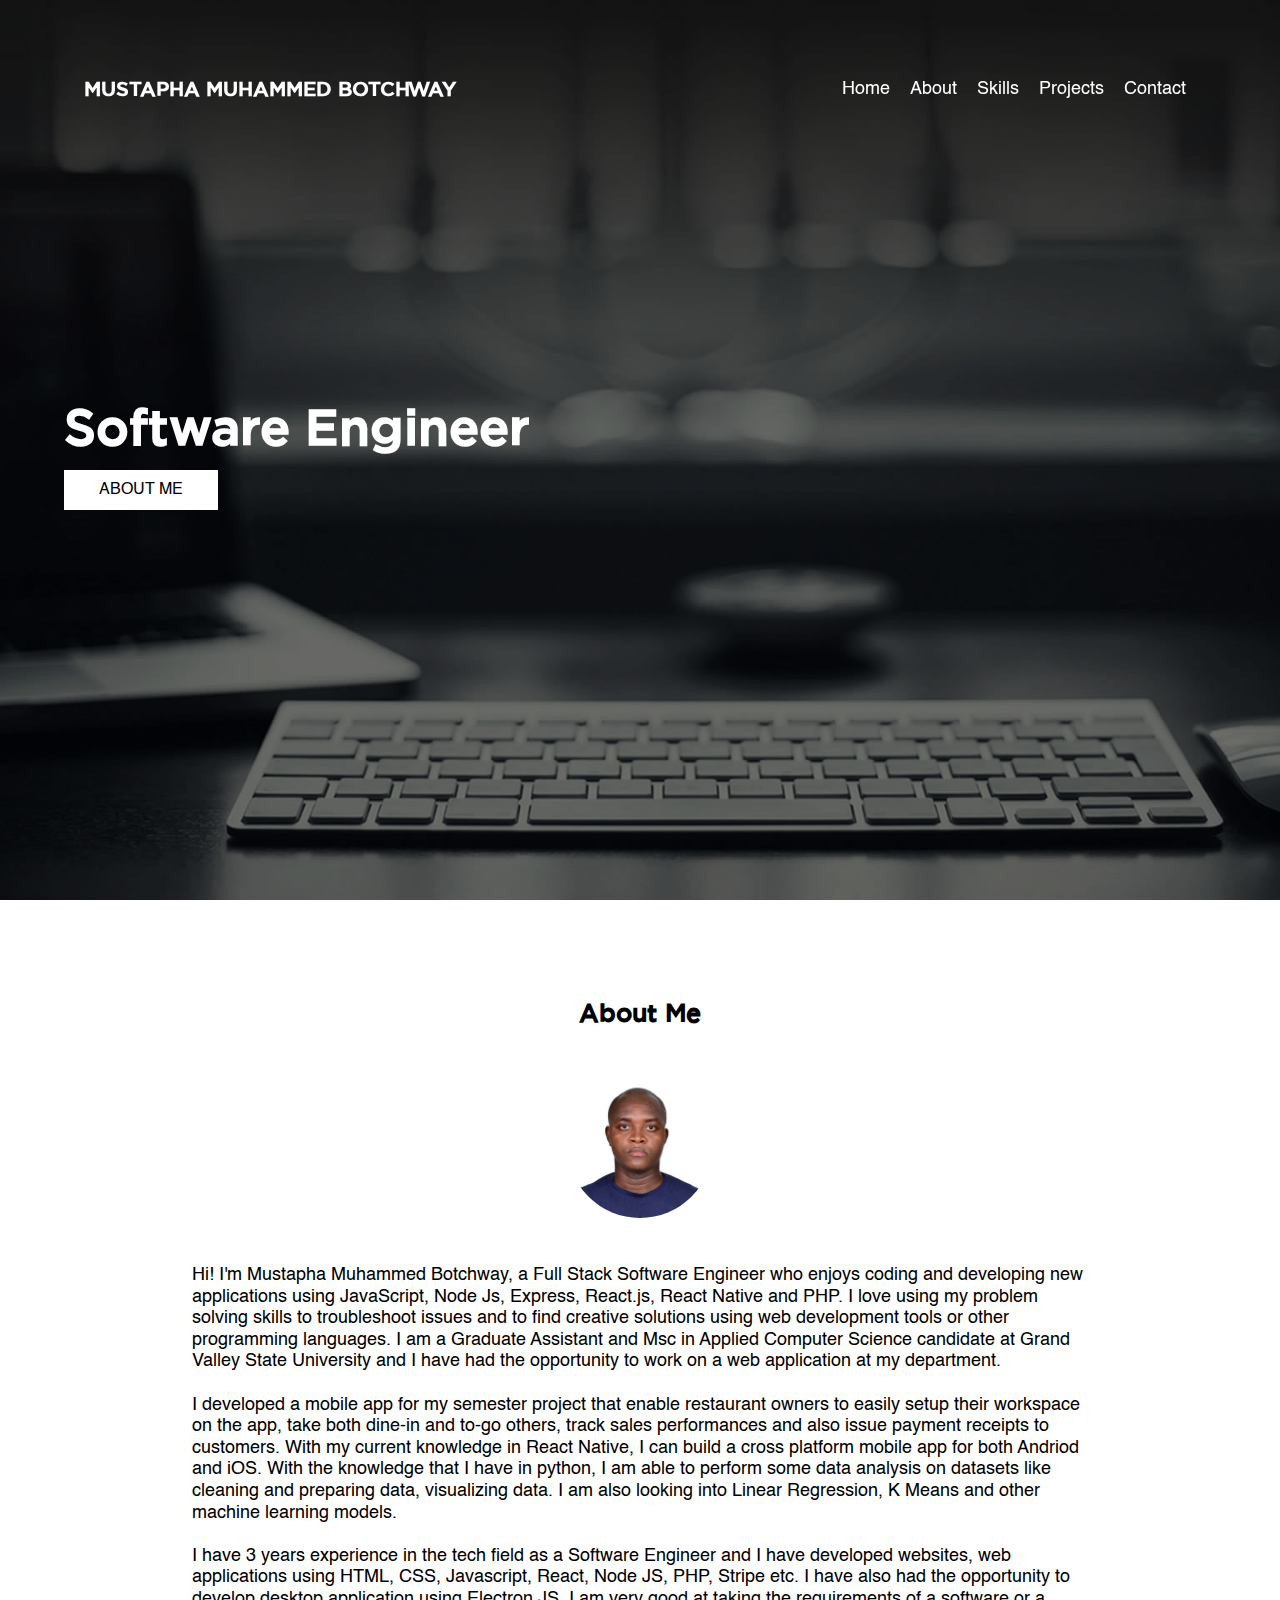
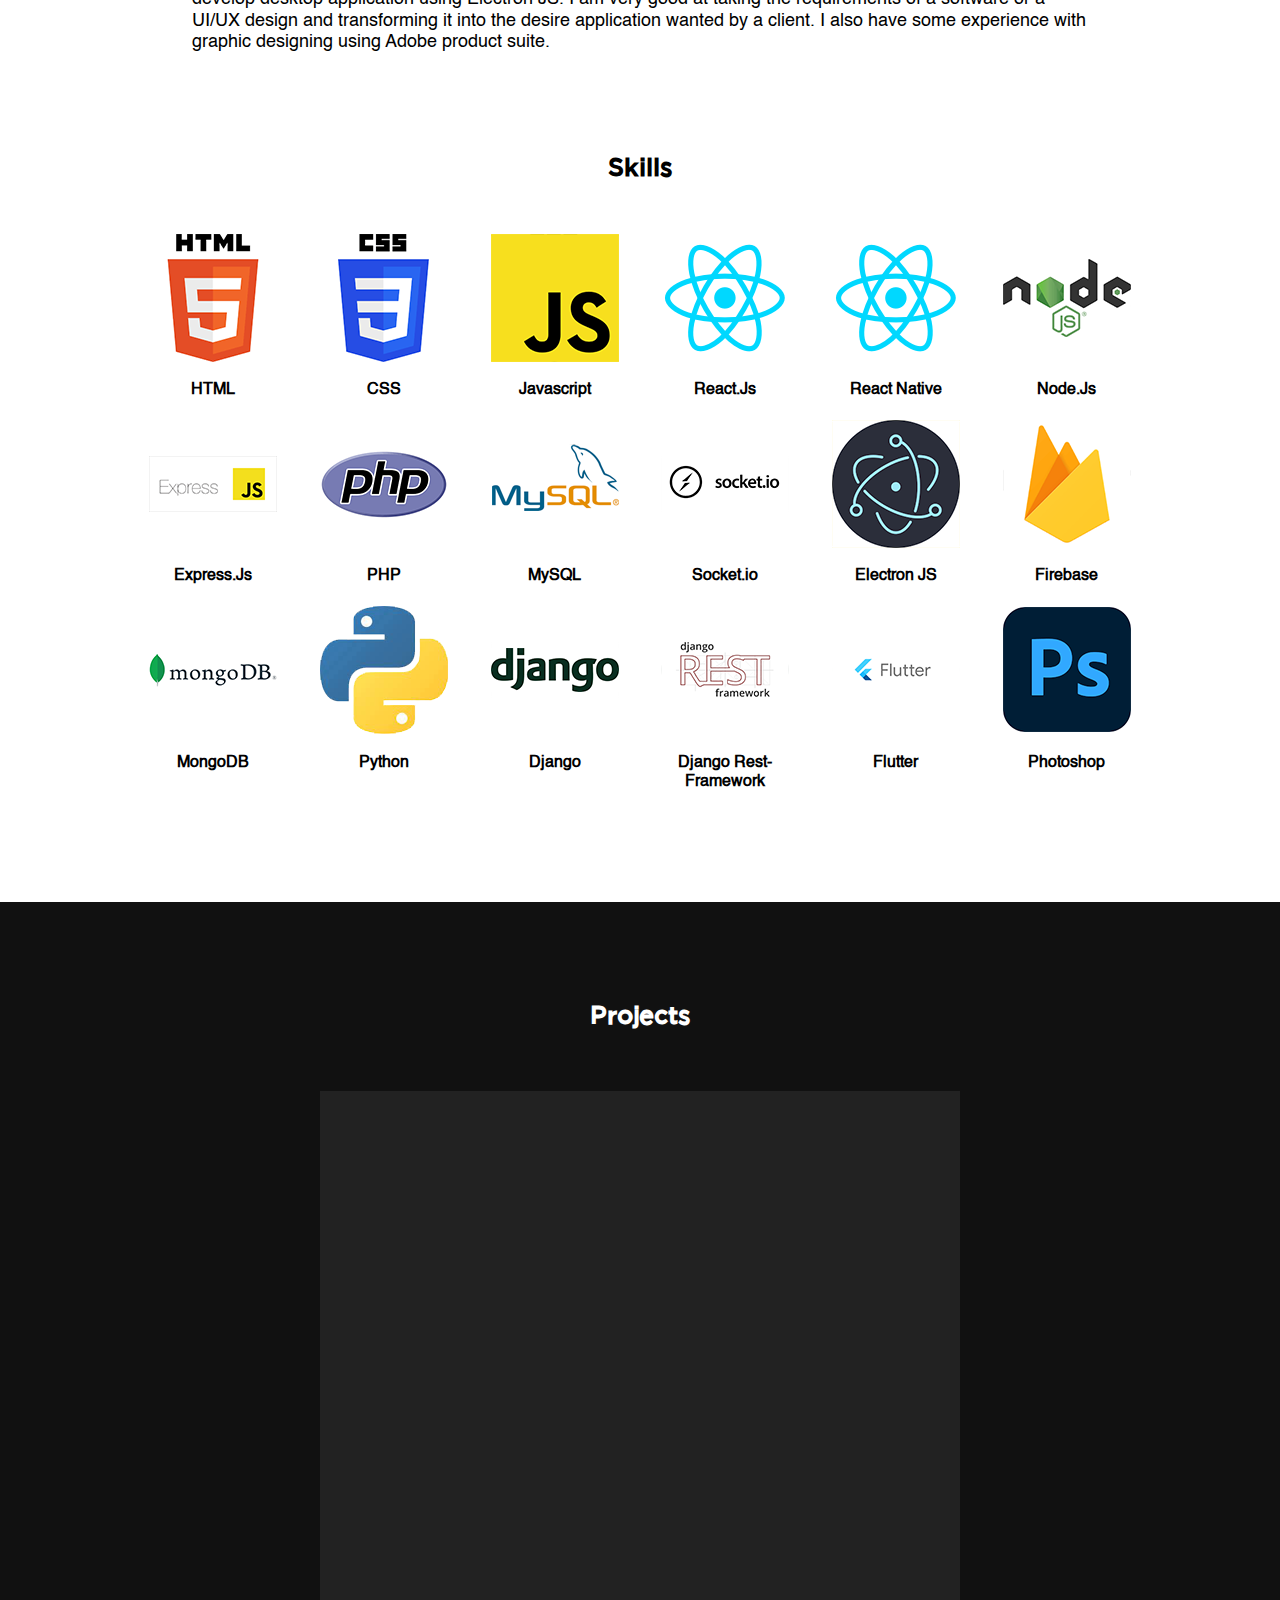
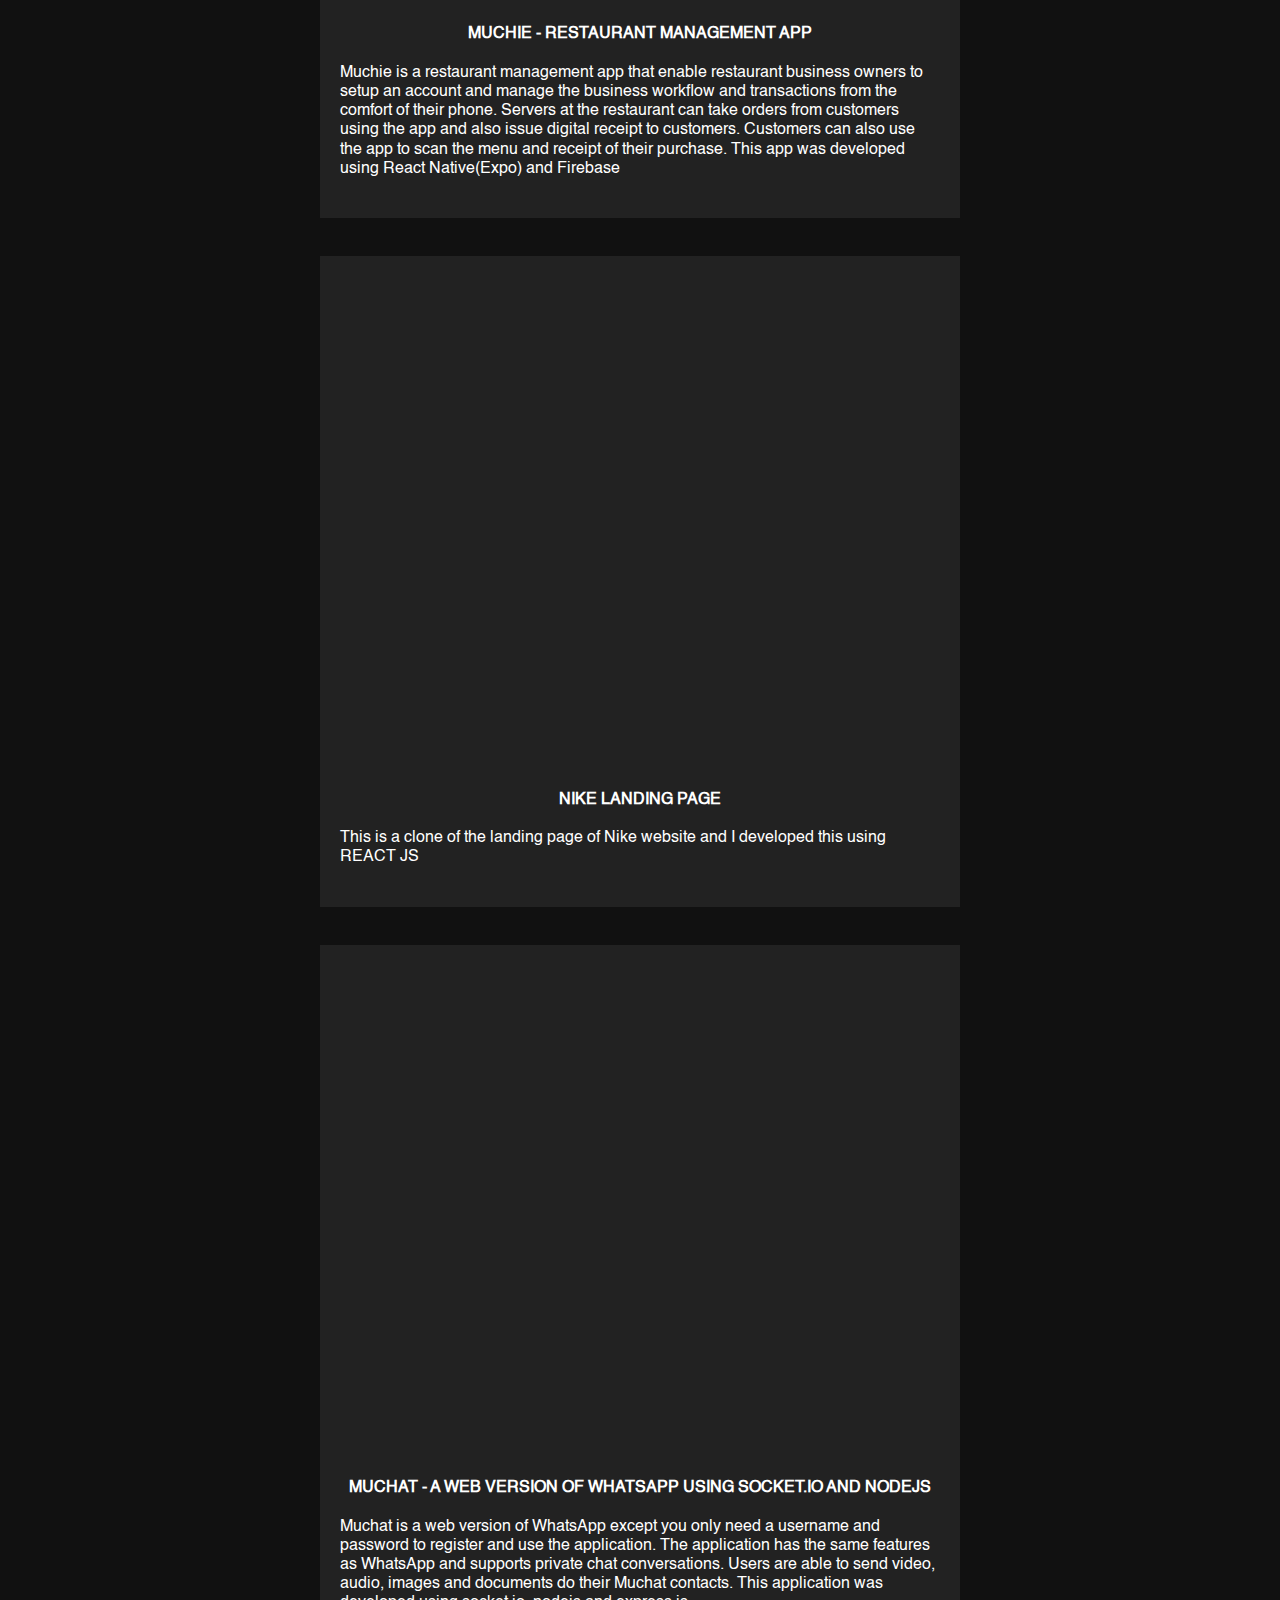
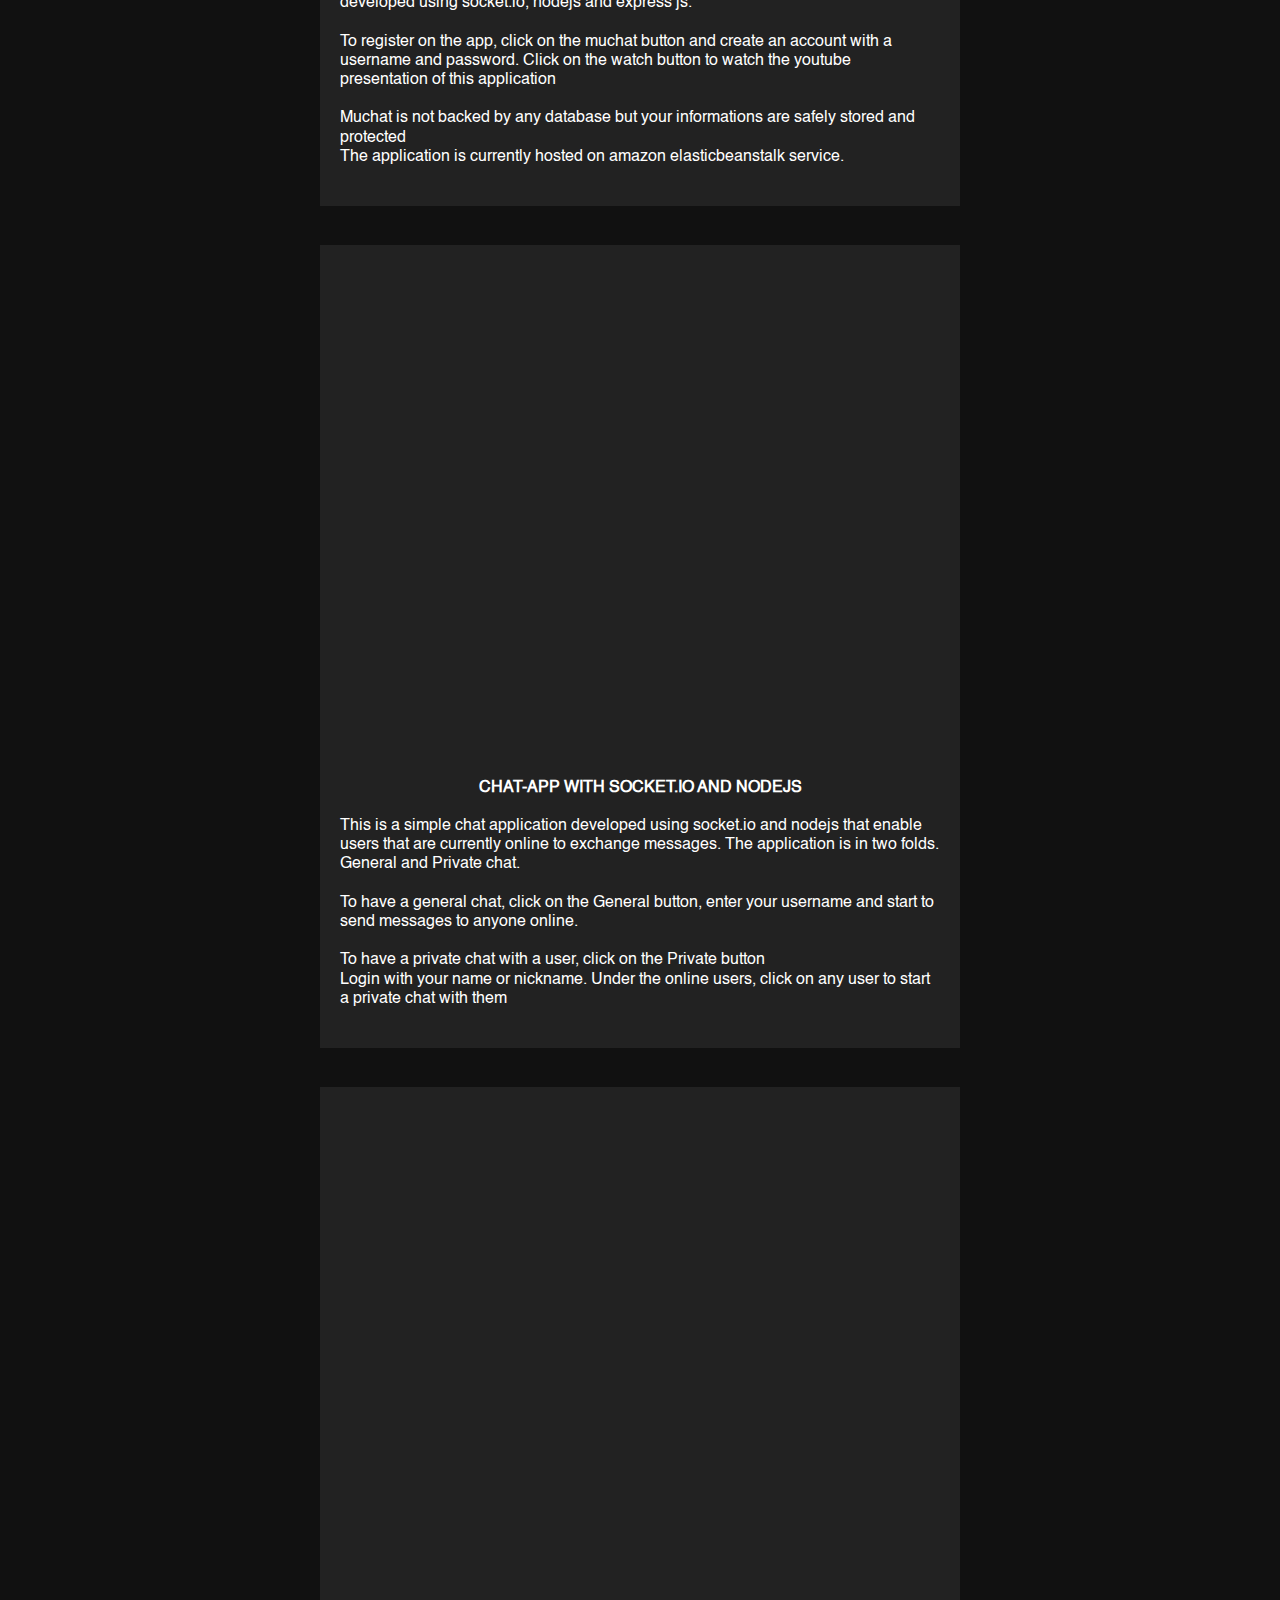
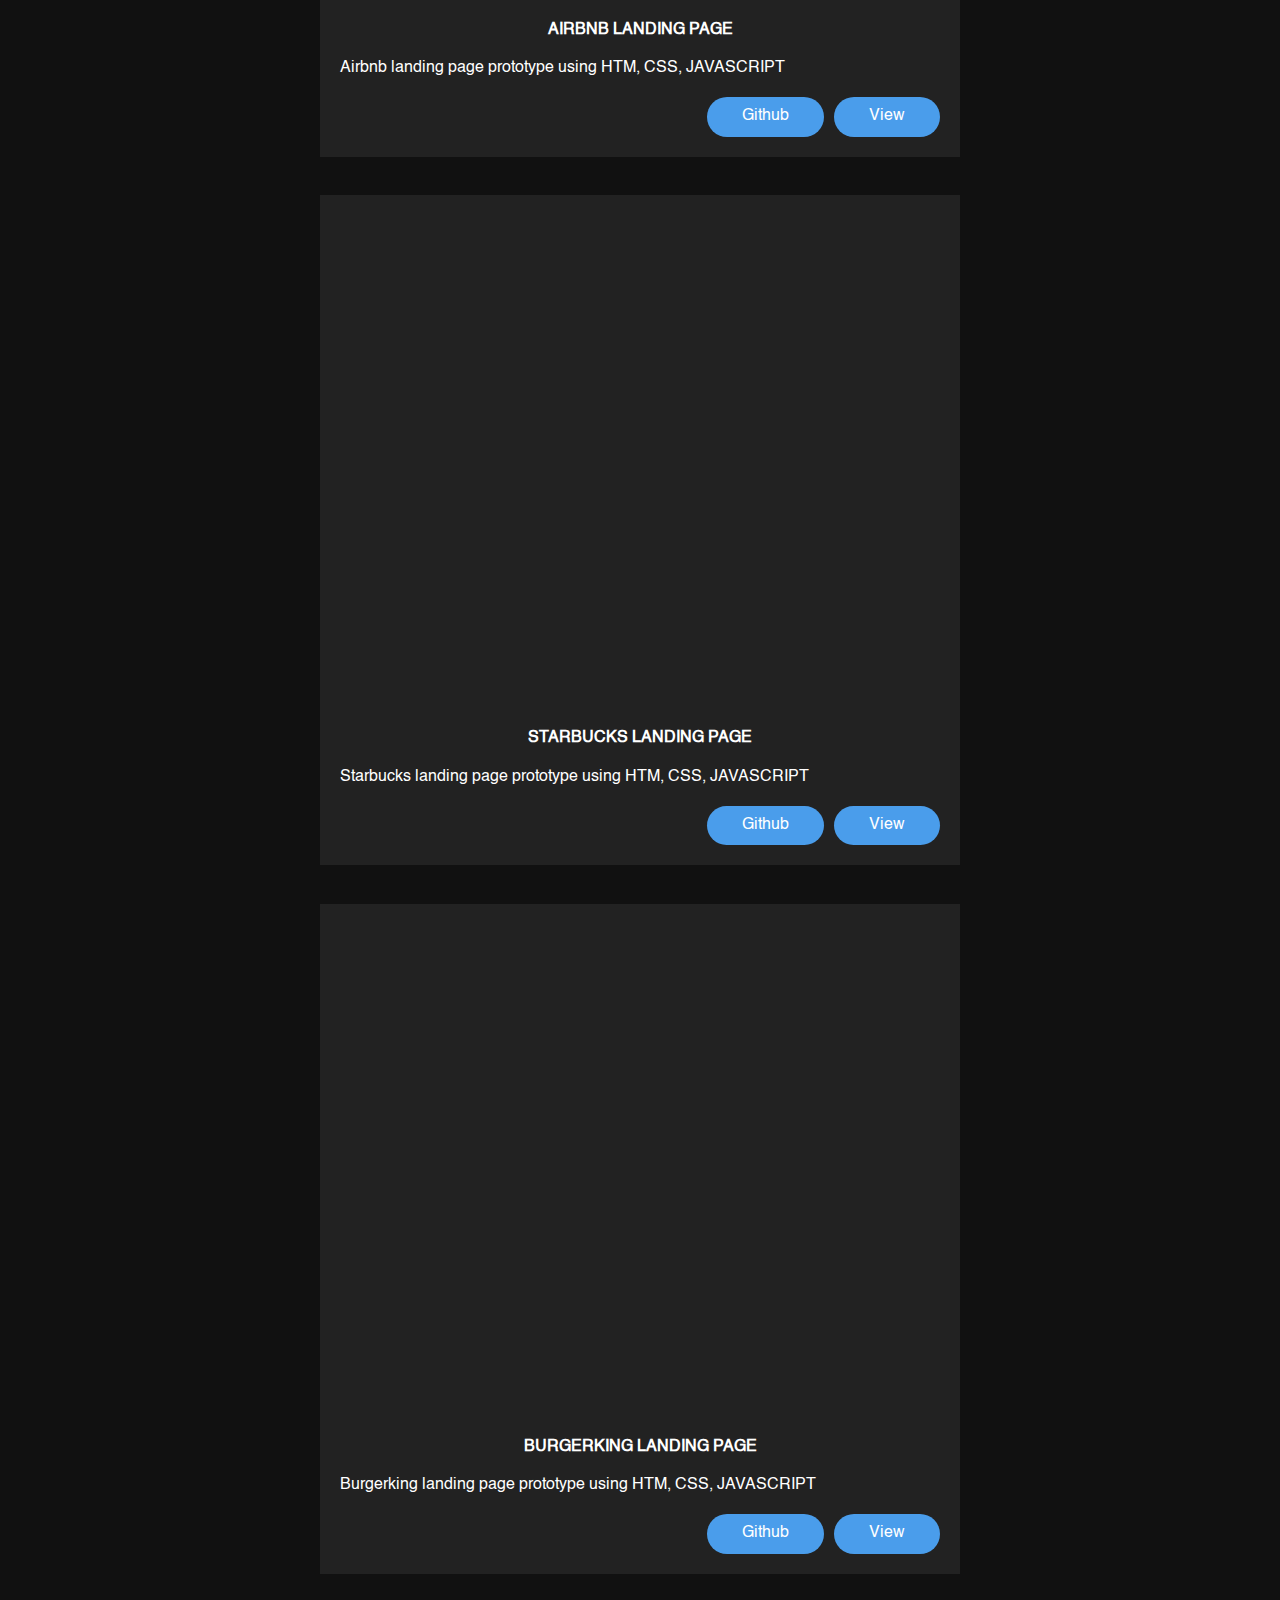
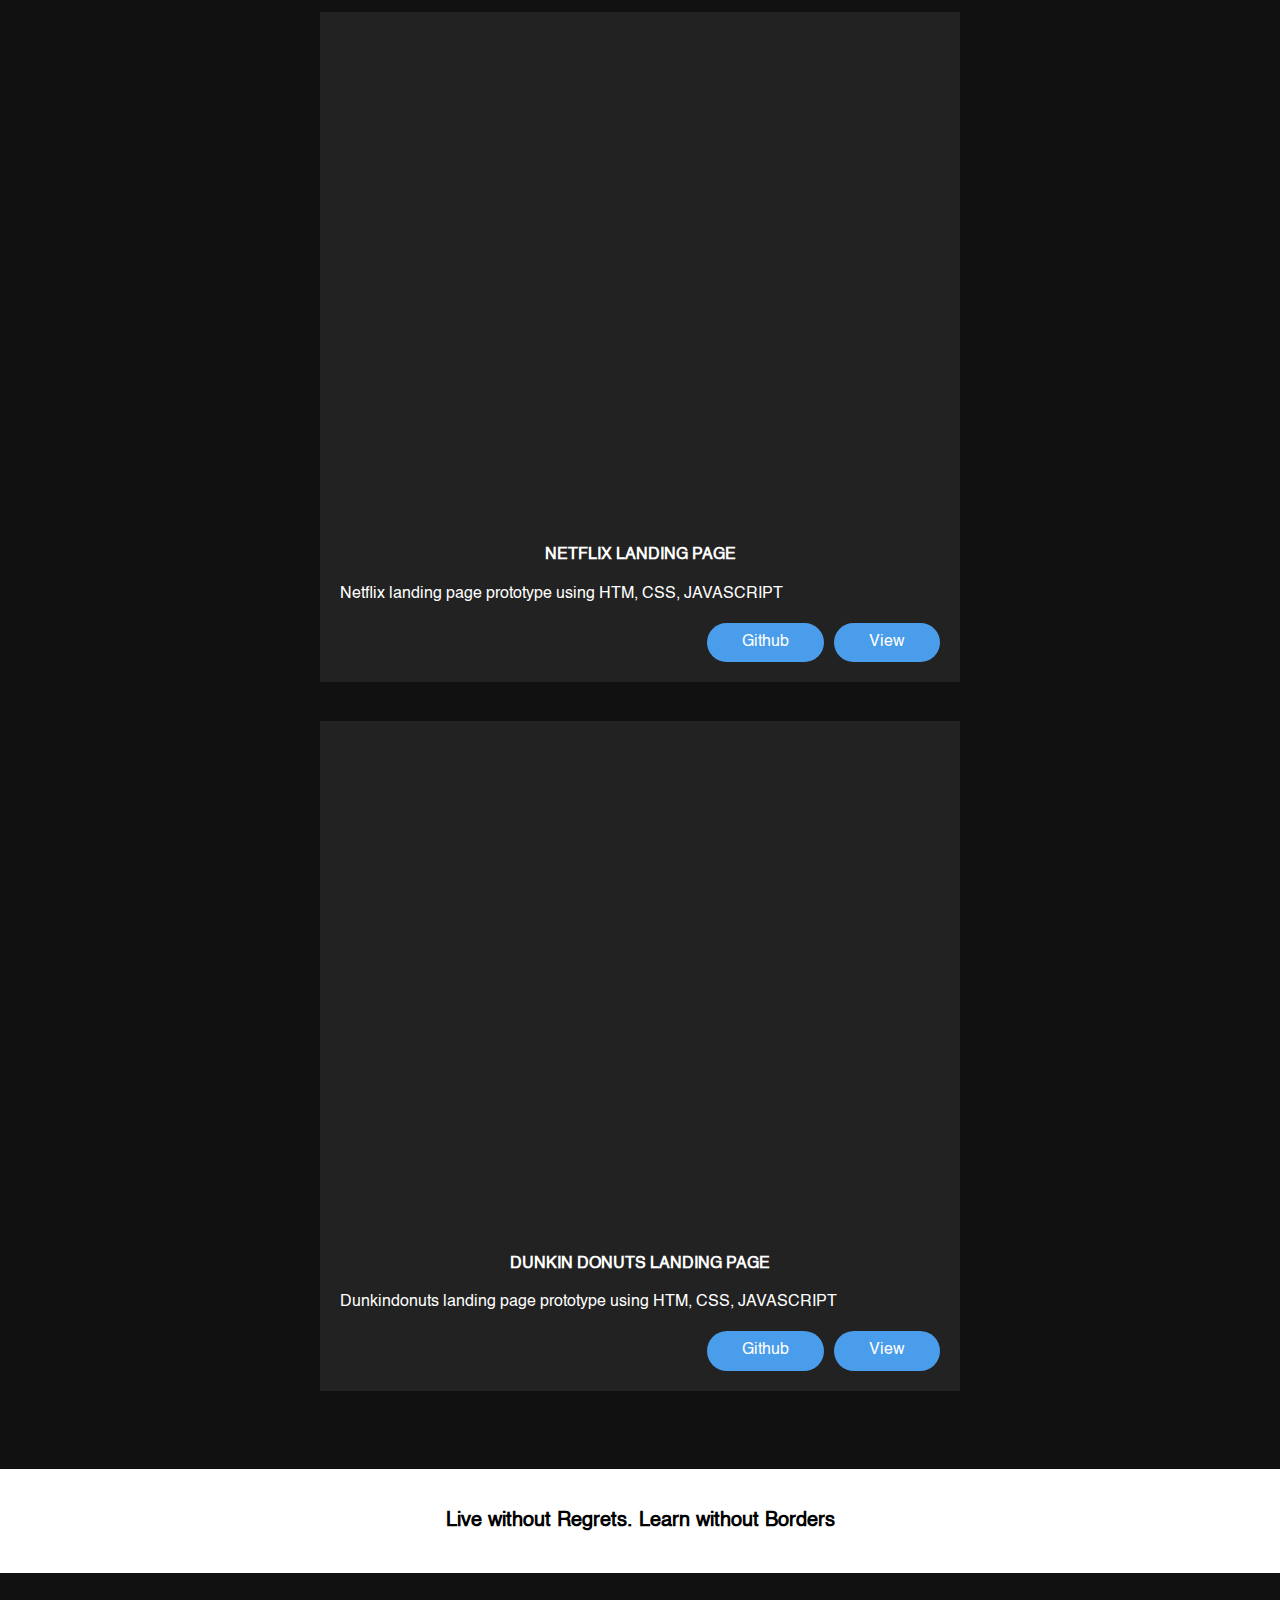
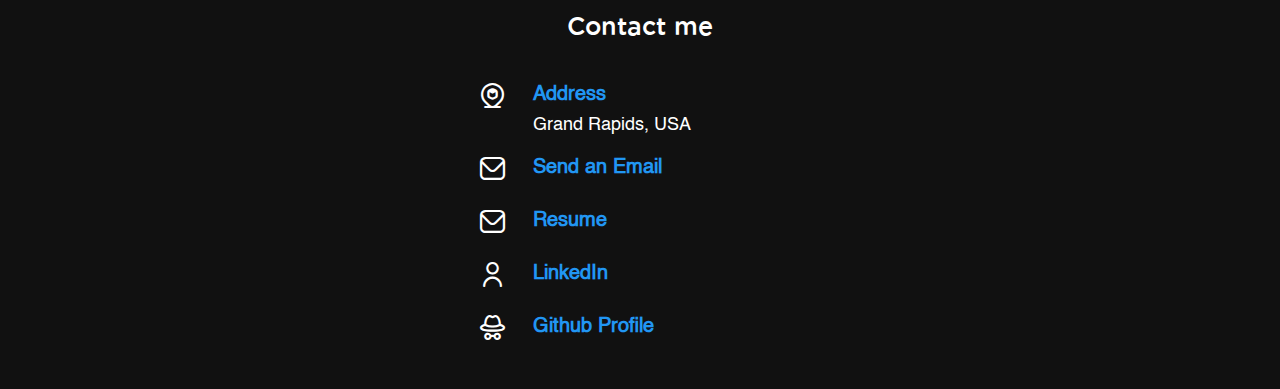
<file: index.htm>
<!DOCTYPE html>
<html lang="en">
<head>
    <meta charset="UTF-8">
    <meta http-equiv="X-UA-Compatible" content="IE=edge">
    <meta name="viewport" content="width=device-width, initial-scale=1.0">
    <link rel="stylesheet" href="./css/style.css">
    <link rel="stylesheet" href="./css/mustapha.css">
    <link rel="stylesheet" href="./css/uicons/css/uicons-regular-rounded.css">
    <link rel="shortcut icon" href="./images/mussy.png" type="image/x-icon">
    <title>Mustapha Muhammed Botchway</title>
    <!-- Global site tag (gtag.js) - Google Analytics -->
    <!-- <script async src="https://www.googletagmanager.com/gtag/js?id=G-TFGGKF6W4Q"></script>
    <script>
        window.dataLayer = window.dataLayer || [];
        function gtag(){dataLayer.push(arguments);}
        gtag('js', new Date());

        gtag('config', 'G-TFGGKF6W4Q');
    </script> -->
    
    <!-- Google tag (gtag.js) -->
    <script async src="https://www.googletagmanager.com/gtag/js?id=G-3J9LVNCZY1"></script>
    <script>
        window.dataLayer = window.dataLayer || [];
        function gtag(){dataLayer.push(arguments);}
        gtag('js', new Date());

        gtag('config', 'G-3J9LVNCZY1');
    </script>

</head>
<body>
    <!-- <div class="width-70 width-lx-85 width-l-100 width-m-100 width-s-100 margin-auto border">
        <div data-personal></div>

        <div class="padding-all-20 padding-s-all-10">
            <div data-summary></div>

            <div>
                <div class="row justify-content-space-between">
                    <div class="dev-title active col-4">Projects</div>
                    <div class="dev-title col-4">Skills</div>
                    <div class="dev-title col-4">Resume</div>
                </div>
                
                <div class="dev-container active">
                    <div data-projects></div>
                </div>

                <div class="dev-container">
                    <div class="row">
                        <div class="dev-container-title">skills</div>
                    </div><br>
                    <div class="row" data-skills></div>
                </div>

                <div class="dev-container">
                    <div class="row">
                        <div class="dev-container-title">Resume</div>
                    </div><br>

                    <div class="width-100">
                        <embed src="./Resume.pdf" type="application/pdf">
                    </div>
                </div>
            </div>
        </div>
    </div> -->

    <!-- <script src="./script/index.js"></script> -->

    
    <div class="mustapha-header width-100 height-20 fixed z-index-1">
        <div class="width-90 width-lx-95 width-l-100 width-m-100 width-s-100 padding-all-20 margin-auto">
            <div class="flex-row justify-content-space-between align-items-center">
                <div class="font-gotham uppercase font-20 font-lx-17 font-l-16 bold-text">Mustapha Muhammed Botchway</div>
                <div class="link-holder">
                    <div class="flex-row-reverse font-helvetica font-18 font-lx-15 font-l-14">
                        <a href="#contact" class="mustapha-header-items">Contact</a>
                        <a href="#projects" class="mustapha-header-items">Projects</a>
                        <a href="#skills" class="mustapha-header-items">Skills</a>
                        <a href="#about" class="mustapha-header-items">About</a>
                        <a href="#home" class="mustapha-header-items">Home</a>
                    </div>
                </div>
            </div>
        </div>
    </div>

    <div id="home" class="mustapha-bg">
        <div class="width-90 height-100 margin-auto flex-column justify-content-center">
            <div>
                <div class="white-text font-50 font-gotham bold-text">Software Engineer</div><br />
                <div>
                    <a href="#about" class="about-btn">About Me</a>
                </div>
            </div>
        </div>
    </div>

    <div id="about">
        <div class="break padding-all-50" data-padding="padding-all-50"></div>
        <div class="center-text font-gotham bold-text black-text font-25">About Me</div>
        <div class="break padding-all-20" data-padding="padding-all-50"></div>

        <div class="width-70 width-lx-90 width-l-90 width-m-85 width-s-90 margin-auto font-18 font-lx-16 font-l-16 font-m-16 font-s-16 font-helvetica">
            <div class="flex-column justify-content-center align-items-center">
                <div class="profile-img">
                    <img src="./images/mussy.png" class="img" alt="profile picture" />
                </div>
            </div>
            <div class="padding-all-20"></div>

            <div>
                Hi! I'm Mustapha Muhammed Botchway, a Full Stack Software Engineer who enjoys coding and 
                developing new applications using JavaScript, Node Js, Express, React.js, React Native and PHP. 
                I love using my problem solving skills to troubleshoot issues and to find creative solutions 
                using web development tools or other programming languages. 
                I am a Graduate Assistant and Msc in Applied Computer Science candidate at Grand Valley State University and 
                I have had the opportunity to work on a web application at my department. 
            </div><br />
            <div>
                I developed a mobile app for my semester project that enable restaurant owners to easily
                setup their workspace on the app, take both dine-in and to-go others, track sales performances and 
                also issue payment receipts to customers. With my current knowledge in React Native, I can build a 
                cross platform mobile app for both Andriod and iOS. With the knowledge that I have in python,
                I am able to perform some data analysis on datasets like cleaning and preparing data, visualizing data.
                I am also looking into Linear Regression, K Means and other machine learning models.
            </div><br />
            <div>
                I have 3 years experience in the tech field as a Software Engineer and 
                I have developed websites, web applications using HTML, CSS, Javascript, React, Node JS, PHP, Stripe etc.
                I have also had the opportunity to develop desktop application using Electron JS. 
                I am very good at taking the requirements of a software or a UI/UX design and transforming it into 
                the desire application wanted by a client. I also have some experience with graphic designing using Adobe 
                product suite.
            </div>
        </div>
    </div>

    <div id="skills">
        <div class="break padding-all-50" data-padding="padding-all-50"></div>
        <div class="center-text font-gotham bold-text black-text font-25">Skills</div>
        <div class="break padding-all-20" data-padding="padding-all-50"></div>

        <div class="width-80 width-lx-90 width-l-90 width-m-85 width-s-90 margin-auto">
            <div class="row" id="skills-images"></div>
        </div>

        <div class="padding-all-50"></div>
    </div>


    <div id="projects" class="div-bg">
        <div class="padding-all-50"></div>
        <div class="center-text font-25 white-text font-gotham bold-text">Projects</div>
        <div class="padding-all-20"></div><br />

        <div class="width-50 width-lx-60 width-l-80 width-m-90 width-s-95 margin-auto" id="project-items"></div>

        <div class="padding-all-20"></div>
    </div>

    <div>
        <div class="padding-all-20"></div>
        <div class="center-text">
            <div class="font-helvetica font-20 bold-text">Live without Regrets. Learn without Borders</div>
        </div>
        <div class="padding-all-20"></div>
    </div>

    <div id="contact" class="div-bg">
        <div class="padding-all-20"></div>
        <div class="center-text">
            <div class="font-gotham font-25 white-text">Contact me</div>
        </div>
        <div class="padding-all-20"></div>

        <div class="width-25 width-l-35 width-m-50 width-s-75 margin-auto font-helvetica">
            <div>
                <div class="flex-row">
                    <div class="col-2">
                        <i class="fi fi-rr-location-alt white-text font-25"></i>
                    </div>
                    <div>
                        <div class="contact-title font-20 bold-text">Address</div>
                        <div class="font-18 white-text">Grand Rapids, USA</div>
                    </div>
                </div>
            </div><br />
            <div>
                <div class="flex-row">
                    <div class="col-2">
                        <i class="fi fi-rr-envelope white-text font-25"></i>
                    </div>
                    <div>
                        <a href="mailto:muscoff2008@gmail.com" class="contact-title font-20 bold-text">Send an Email</a>
                    </div>
                </div>
            </div><br />
            <div>
                <div class="flex-row">
                    <div class="col-2">
                        <i class="fi fi-rr-envelope white-text font-25"></i>
                    </div>
                    <div>
                        <a href="./Resume.pdf" target="_blank" class="contact-title font-20 bold-text">Resume</a>
                    </div>
                </div>
            </div><br />
            <div>
                <div class="flex-row">
                    <div class="col-2">
                        <i class="fi  fi-rr-user white-text font-25"></i>
                    </div>
                    <div>
                        <a href="https://www.linkedin.com/in/mmbotchway/" target="_blank" class="contact-title font-20 bold-text">LinkedIn</a>
                    </div>
                </div>
            </div><br />
            <div>
                <div class="flex-row">
                    <div class="col-2">
                        <i class="fi fi-rr-incognito white-text font-25"></i>
                    </div>
                    <div>
                        <a href="https://github.com/muscoff" target="_blank" class="contact-title font-20 bold-text">Github Profile</a>
                    </div>
                </div>
            </div>
        </div>

        <div class="padding-all-20"></div>
    </div>

    <script src="./script/index.js"></script>
</body>
</html>
</file>
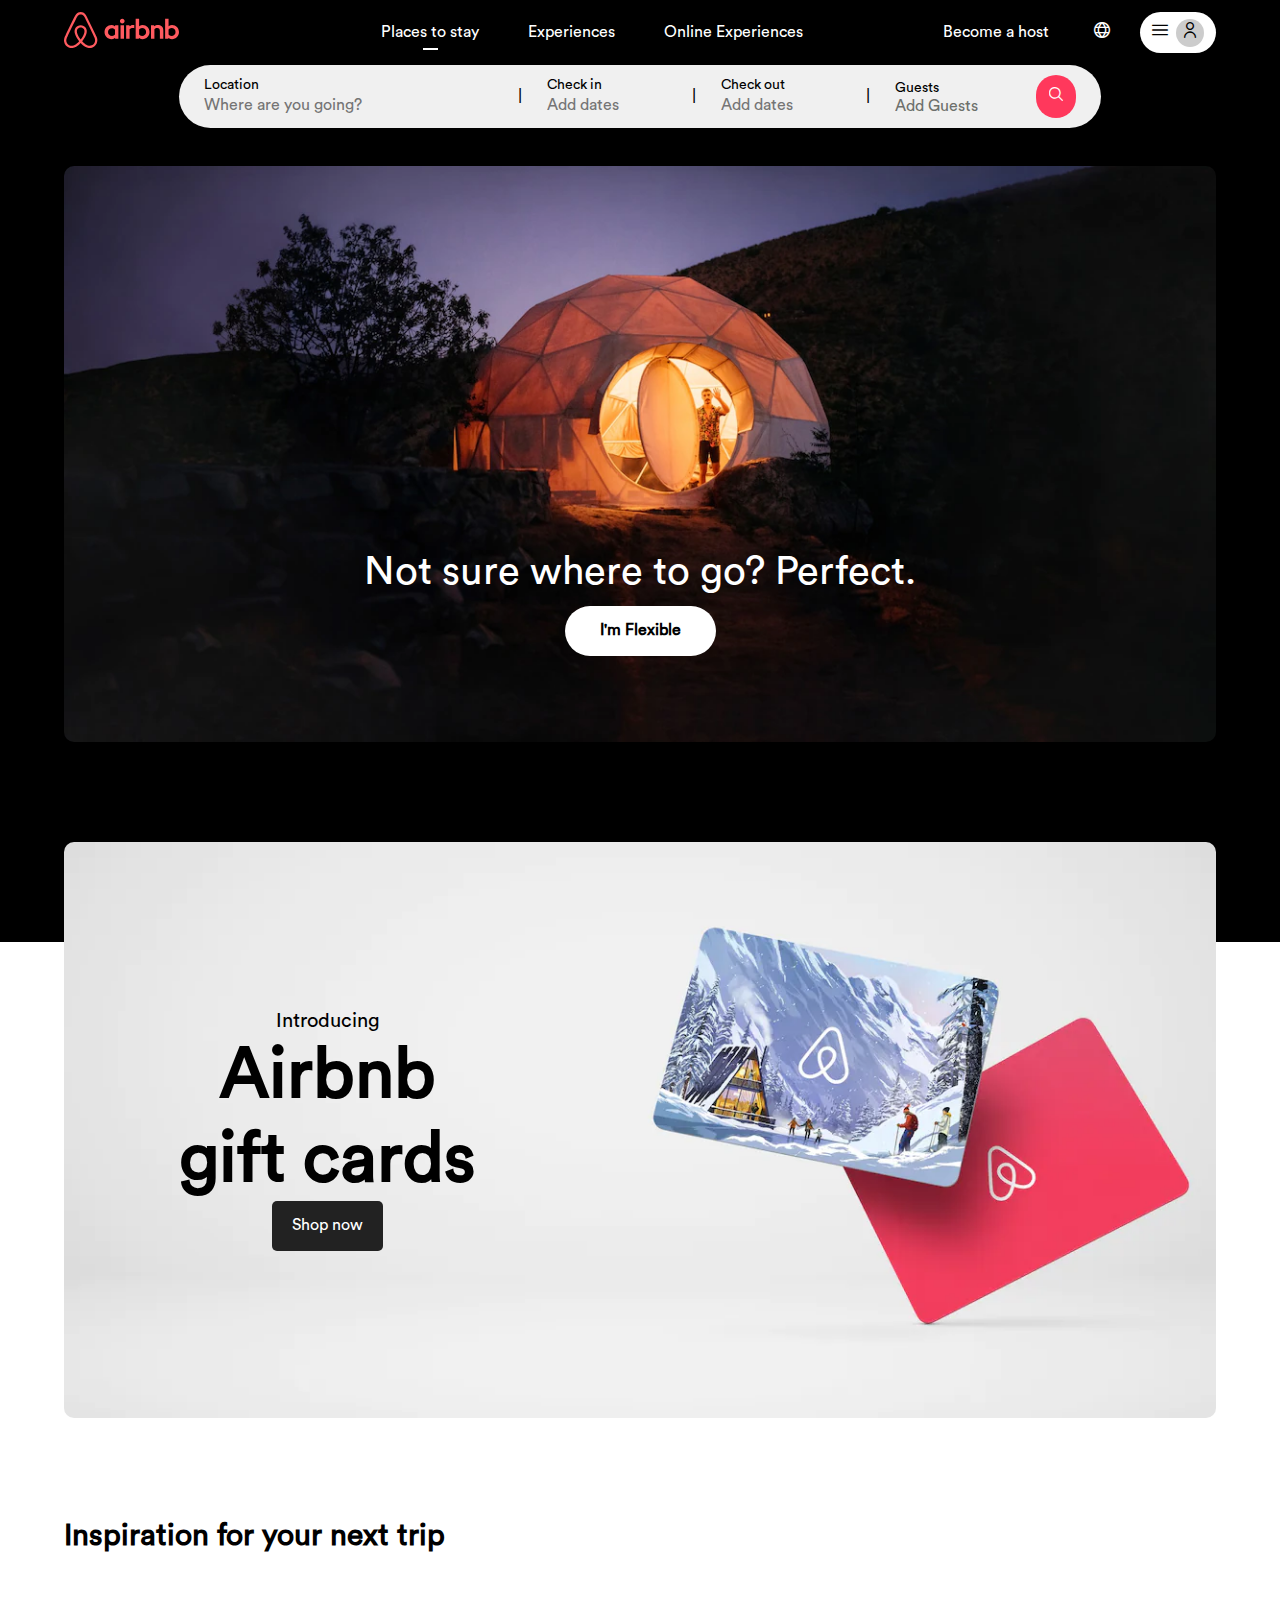
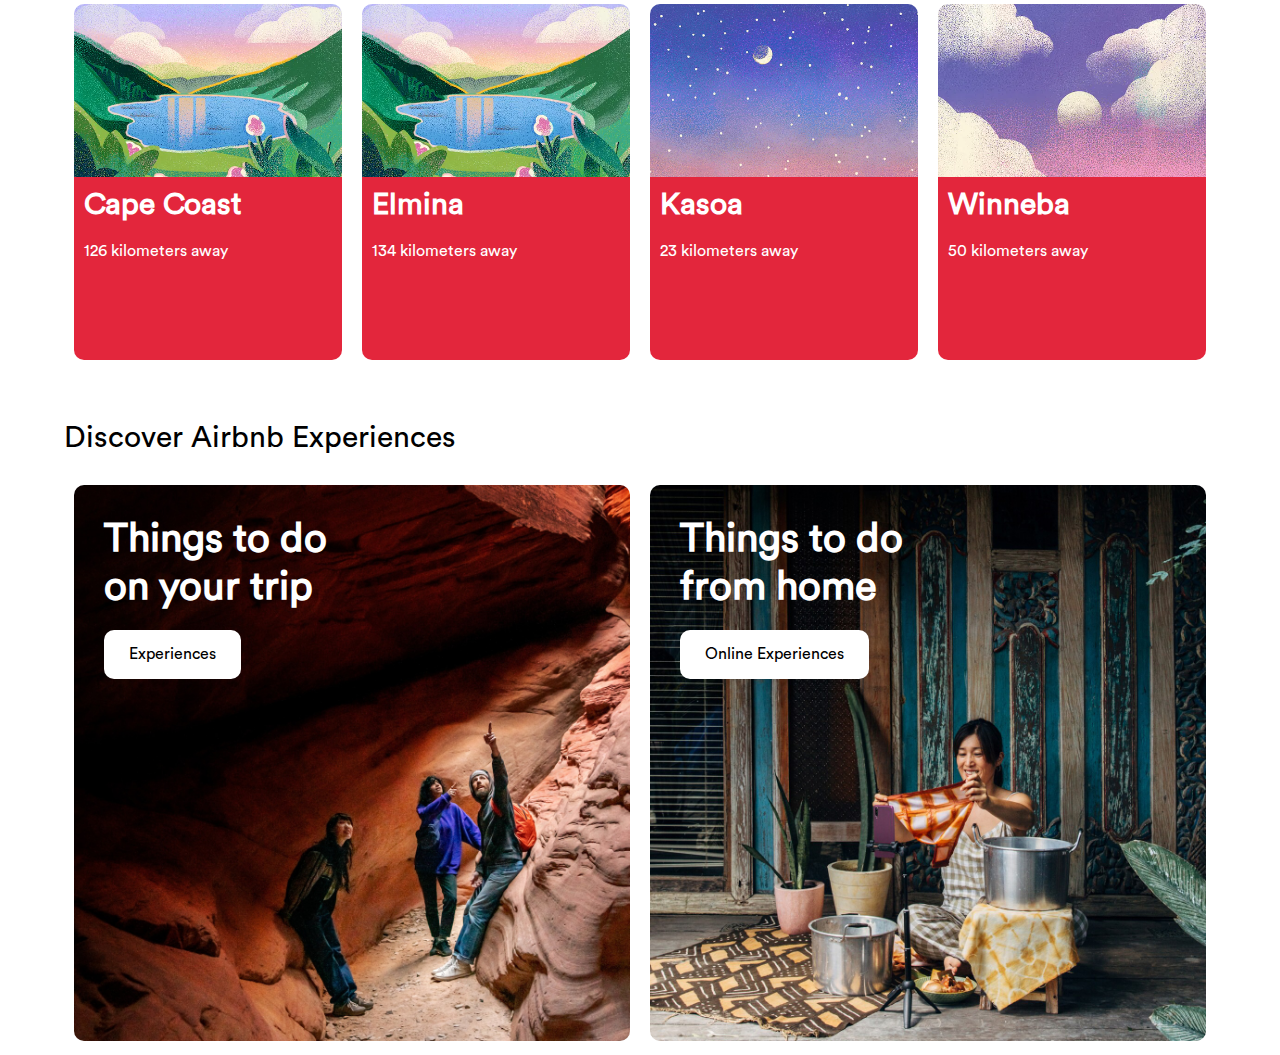
<file: airbnb/index.htm>
<!DOCTYPE html>
<html lang="en">
<head>
    <meta charset="UTF-8">
    <meta http-equiv="X-UA-Compatible" content="IE=edge">
    <meta name="viewport" content="width=device-width, initial-scale=1.0">
    <link rel="stylesheet" href="../css/style.css">
    <link rel="stylesheet" href="../css/airbnb.css">
    <link rel="shortcut icon" href="./images/airbnb.svg" type="image/x-icon">
    <link rel="stylesheet" href="../css/uicons/css/uicons-regular-rounded.css">
    <title>Airbnb</title>
    <!-- Global site tag (gtag.js) - Google Analytics -->
    <!-- <script async src="https://www.googletagmanager.com/gtag/js?id=G-TFGGKF6W4Q"></script>
    <script>
        window.dataLayer = window.dataLayer || [];
        function gtag(){dataLayer.push(arguments);}
        gtag('js', new Date());

        gtag('config', 'G-TFGGKF6W4Q');
    </script> -->
    
    <!-- Google tag (gtag.js) -->
    <script async src="https://www.googletagmanager.com/gtag/js?id=G-3J9LVNCZY1"></script>
    <script>
        window.dataLayer = window.dataLayer || [];
        function gtag(){dataLayer.push(arguments);}
        gtag('js', new Date());

        gtag('config', 'G-3J9LVNCZY1');
    </script>

</head>
<body>
    <div class="black-bg">
        <div class="top-header font-circular">
            <div class="width-90 width-l-95 width-l-95 margin-auto">
                <nav class="flex-row align-items-center padding-top-bottom-10">
                    <div class="col-2 col-lx-1 col-l-3 col-m-3 col-s-3">
                        <div class="width-60 width-lx-100 width-l-80 width-m-80 width-s-80">
                            <img class="img" src="./images/airbnb.svg" alt="">
                        </div>
                    </div>
                    <div class="col-7 col-lx-8 col-l-6 col-m-6 col-s-6 relative flex-column justify-content-center align-items-center">
                        <div class="width-70 width-l-90 margin-auto experience hide-on-media-720">
                            <div class="flex-row justify-content-space-around top-list">
                                <div class="active top-list-item">Places to stay</div>
                                <div class="top-list-item">Experiences</div>
                                <a href="#" class="top-list-item">Online Experiences</a>
                            </div>
                        </div>
                        <div class="width-40 width-lx-60 width-l-70 margin-auto experience-btn absolute hide-on-media-720">
                            <div class="flex-row align-items-center justify-content-space-between">
                                <div>Start your search</div>
                                <div><div class="search-icon"><i class="fi-rr-search"></i></div></div>
                            </div>
                        </div>
                    </div>
                    <div class="col-3 col-l-3 col-m-3 col-s-3">
                        <div class="flex-row-reverse align-items-center justify-content-space-between">
                            <div class="user-icon">
                                <div><i class="fi fi-rr-menu-burger"></i></div>
                                <div><i class="fi fi-rr-user"></i></div>
                            </div>
                            <div class="top-btn"><i class="fi fi-rr-globe"></i></div>
                            <a class="top-btn hide-element" href="">Become a host</a>
                        </div>
                    </div>
                </nav>
                <div class="top-search width-80 width-lx-100 width-l-100 margin-auto hide-on-media-720">
                    <div class="row">
                        <div class="col-9">
                            <div class="flex-row align-items-center">
                                <div class="col-6 div-input">
                                    <label for="" class="font-14 truncate">Location</label>
                                    <input type="text" placeholder="Where are you going?" />
                                </div><div class="black-text">|</div>
                                <div class="col-3 div-input">
                                    <label for="" class="font-14 truncate">Check in</label>
                                    <input type="text" placeholder="Add dates" onfocus="(this.type = 'date')" onblur="(this.type = 'text')" />
                                </div><div class="black-text">|</div>
                                <div class="col-3 div-input">
                                    <label for="" class="font-14 truncate">Check out</label>
                                    <input type="text" placeholder="Add dates" onfocus="(this.type = 'date')" onblur="(this.type = 'text')" />
                                </div><div class="black-text">|</div>
                            </div>
                        </div>
                        <div class="col-3 div-input">
                            <div class="flex-row justify-content-space-between align-items-center">
                                <div>
                                    <label for="" class="font-14">Guests</label>
                                    <div class="grey-text truncate">Add Guests</div>
                                </div>
                                <button class="search-btn">
                                    <div class="flex-row align-items-center overflow-hidden">
                                        <i class="fi fi-rr-search"></i> <span class="text">Search</span>
                                    </div>
                                </button>
                            </div>
                        </div>
                    </div>
                </div>
            </div>
        </div>
        <div class="break padding-all-10"></div>
        <div class="width-90 margin-auto">
            <div class="relative flex-column align-items-center">
                <img data-small="./images/7b8f9425-f5e7-4c9e-9d6d-b39fa2f6e651.webp" data-img="./images/53e51dcb-8fad-4ce8-b61c-8a7a369267bf.webp" src="./images/53e51dcb-8fad-4ce8-b61c-8a7a369267bf.webp" alt="" class="rounded img perfect" />
                <div class="absolute bottom-15">
                    <div class="flex-column justify-content-center align-items-center">
                        <div class="font-circular font-40 white-text">Not sure where to go? Perfect.</div>
                        <button class="special-btn">
                            <span class="btn-text">I'm Flexible</span>
                        </button>
                    </div>
                </div>
            </div>
        </div>
        <div class="padding-all-50"></div>
        <div class="padding-all-50"></div>
    </div>

    <div class="width-90 margin-auto">
        <div style="transform: translateY(-100px)" class="relative flex-column justify-content-center">
            <img id="data-intro" data-small="./images/d6cecaa4-6334-40bc-a1aa-f4906ee2f724.jpg" data-img="./images/931d5140-30cd-4f96-a73a-cb31c76029a4.webp" class="img rounded gift" src="./images/931d5140-30cd-4f96-a73a-cb31c76029a4.webp" alt="">
            <div class="absolute introducing left-10">
                <div class="center-text">
                    <div class="font-circular font-20">Introducing</div>
                    <div class="font-circular font-70 font-s-40 bold-text">Airbnb</div>
                    <div class="font-circular font-70 font-s-40 bold-text">gift cards</div>
                    <button class="black">Shop now</button>
                </div>
            </div>
        </div>

        <div class="row justify-content-space-between align-items-center">
            <div class="col-6 col-lx-9 col-l-9 col-m-12 col-s-12">
                <div class="font-circular font-30 bold-text">Inspiration for your next trip</div>
            </div>
            <div>
                <div class="flex-row align-items-center justify-content-center inspire">
                    <div class="bubble"><i class="fi fi-rr-caret-left"></i></div>
                    <div class="bubble active"><i class="fi fi-rr-caret-right"></i></div>
                </div>
            </div>
        </div>

        <div class="padding-all-20"></div>
        <div class="overflow-hidden">
            <div id="effect-width" class="flex-row overflow-hidden">
                <div class="col-3 inspire-div padding-all-10">
                    <div><img class="img rounded-top" src="./images/a433b4d0-8183-4523-b4c5-99b81c5729c1.webp" alt=""></div>
                    <div class="red-bg white-text rounded-bottom" style="transform: translateY(-10px);">
                        <div class="font-circular absolute padding-all-10">
                            <div class="font-30 bold-text">Cape Coast</div><br>
                            <div>126 kilometers away</div>
                        </div>
                        <img class="img" src="./images/a433b4d0-8183-4523-b4c5-99b81c5729c1.webp" alt="" style="visibility: hidden;">
                    </div>
                </div>
    
                <div class="col-3 inspire-div padding-all-10">
                    <div><img class="img rounded-top" src="./images/a433b4d0-8183-4523-b4c5-99b81c5729c1.webp" alt=""></div>
                    <div class="red-bg white-text rounded-bottom" style="transform: translateY(-10px);">
                        <div class="font-circular absolute padding-all-10">
                            <div class="font-30 bold-text">Elmina</div><br>
                            <div>134 kilometers away</div>
                        </div>
                        <img class="img" src="./images/a433b4d0-8183-4523-b4c5-99b81c5729c1.webp" alt="" style="visibility: hidden;">
                    </div>
                </div>
    
                <div class="col-3 inspire-div padding-all-10">
                    <div><img class="img rounded-top" src="./images/3a7b8005-28b8-48b8-8efa-0a6a00f7d5d8.webp" alt=""></div>
                    <div class="red-bg white-text rounded-bottom" style="transform: translateY(-10px);">
                        <div class="font-circular absolute padding-all-10">
                            <div class="font-30 bold-text">Kasoa</div><br>
                            <div>23 kilometers away</div>
                        </div>
                        <img class="img" src="./images/3a7b8005-28b8-48b8-8efa-0a6a00f7d5d8.webp" alt="" style="visibility: hidden;">
                    </div>
                </div>
    
                <div class="col-3 inspire-div padding-all-10">
                    <div><img class="img rounded-top" src="./images/aff9e173-b551-44e4-80f3-bd9b9d632f8b.webp" alt=""></div>
                    <div class="red-bg white-text rounded-bottom" style="transform: translateY(-10px);">
                        <div class="font-circular absolute padding-all-10">
                            <div class="font-30 bold-text">Winneba</div><br>
                            <div>50 kilometers away</div>
                        </div>
                        <img class="img" src="./images/aff9e173-b551-44e4-80f3-bd9b9d632f8b.webp" alt="" style="visibility: hidden;">
                    </div>
                </div>
            </div>
        </div>

        <div class="padding-all-20"></div>
        <div class="row justify-content-space-between align-items-center">
            <div class="col-6 col-lx-9 col-l-10 col-m-9 col-s-12">
                <div class="font-circular font-30">Discover Airbnb Experiences</div>
            </div>
            <div>
                <div class="flex-row align-items-center justify-content-center discover">
                    <div class="bubble"><i class="fi fi-rr-caret-left"></i></div>
                    <div class="bubble active"><i class="fi fi-rr-caret-right"></i></div>
                </div>
            </div>
        </div><br>

        <div class="width-100 overflow-hidden">
            <div class="flex-row overflow-hidden" id="trip">
                <div class="col-6 padding-all-10">
                    <div class="relative">
                        <div class="absolute padding-all-30">
                            <div class="width-60 width-m-90 width-s-100">
                                <div class="white-text font-circular font-40 font-l-30 bold-text">Things to do on your trip</div><br>
                                <button class="trip-btn">Experiences</button>
                            </div>
                        </div>
                        <img class="img rounded" src="./images/b2f98185-f3bf-40db-ba8d-da0bceeccc65.jpg" alt="">
                    </div>
                </div>
                <div class="col-6 padding-all-10">
                    <div class="relative">
                        <div class="absolute padding-all-30">
                            <div class="width-60 width-m-90 width-s-100">
                                <div class="white-text font-circular font-40 font-l-30 bold-text">Things to do from home</div><br>
                                <button class="trip-btn">Online Experiences</button>
                            </div>
                        </div>
                        <img class="img rounded" src="./images/cae7ae9a-d069-4c6a-9267-795643472df1.jpg" alt="">
                    </div>
                </div>
            </div>
        </div>
    </div>


    <!-- <div class="width-100 height-100"></div>
    <div class="width-100 height-100"></div> -->
    <script src="./script/index.js"></script>
</body>
</html>
</file>
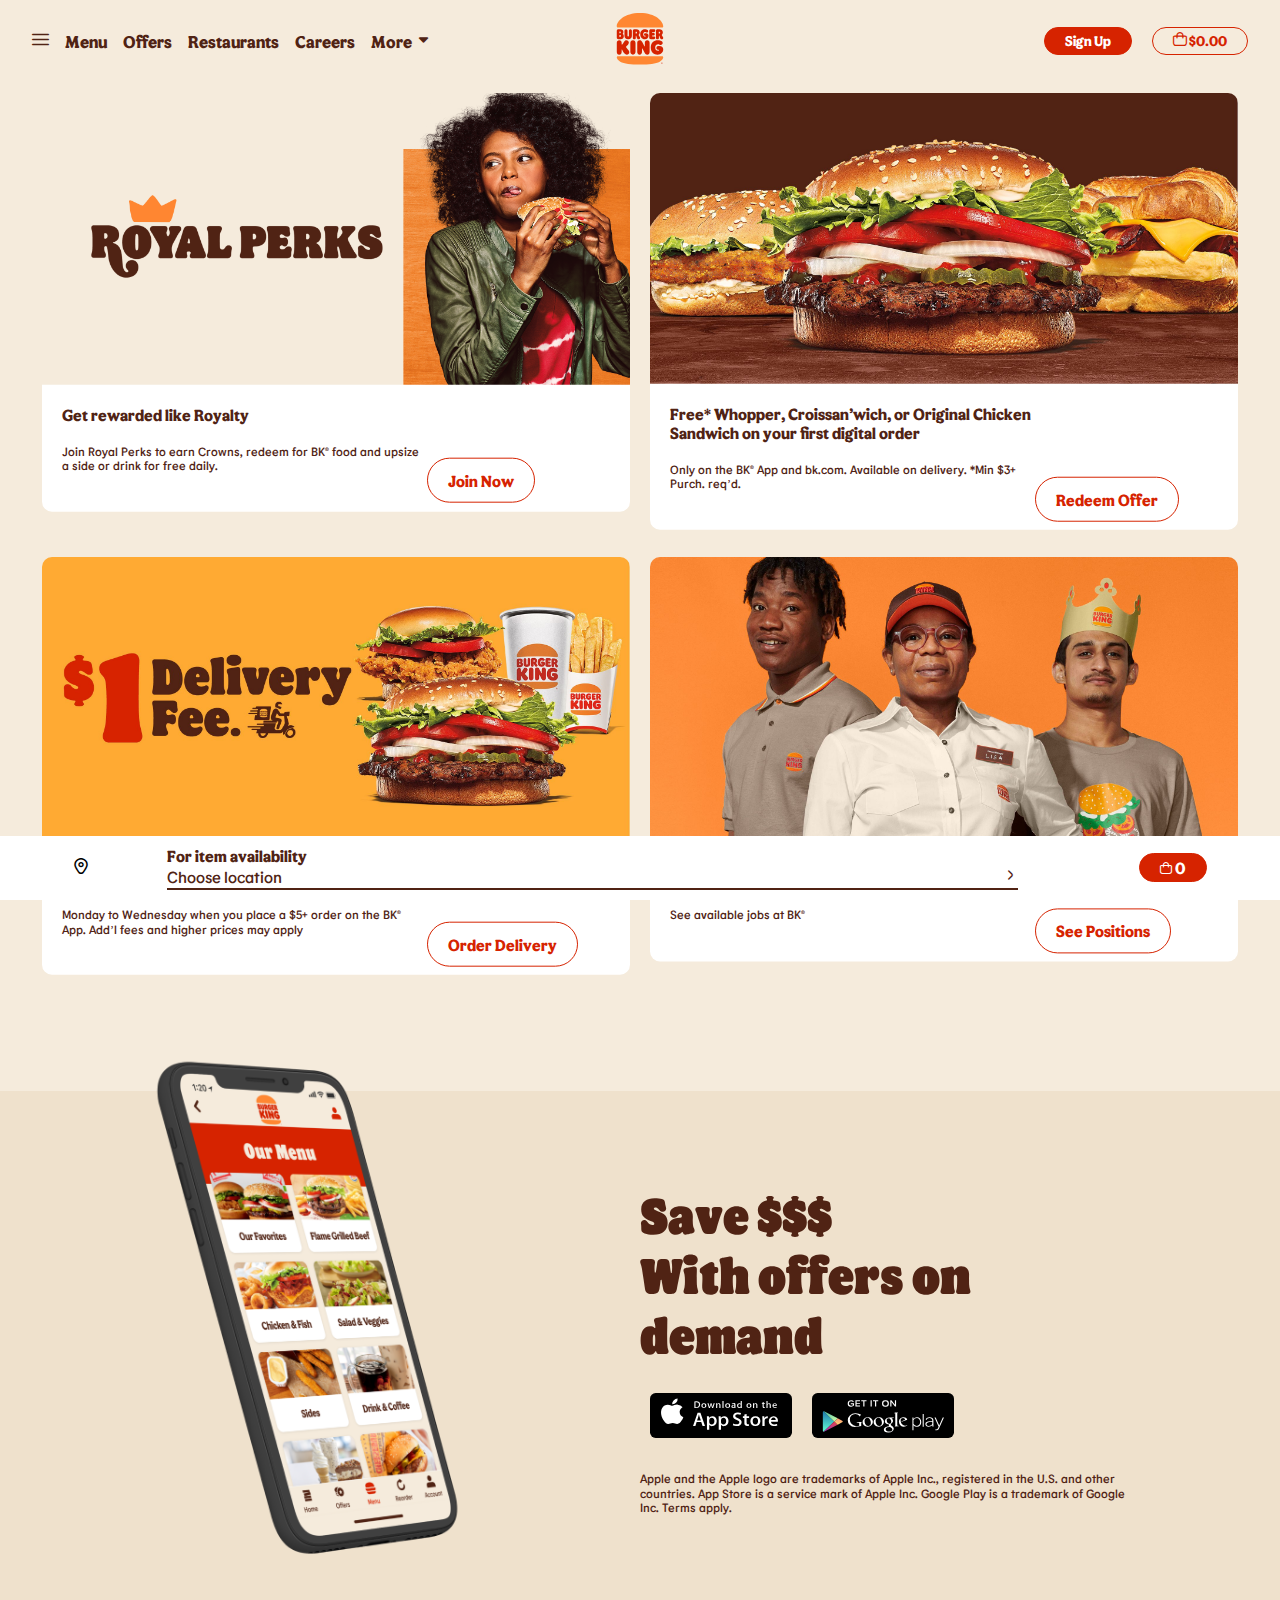
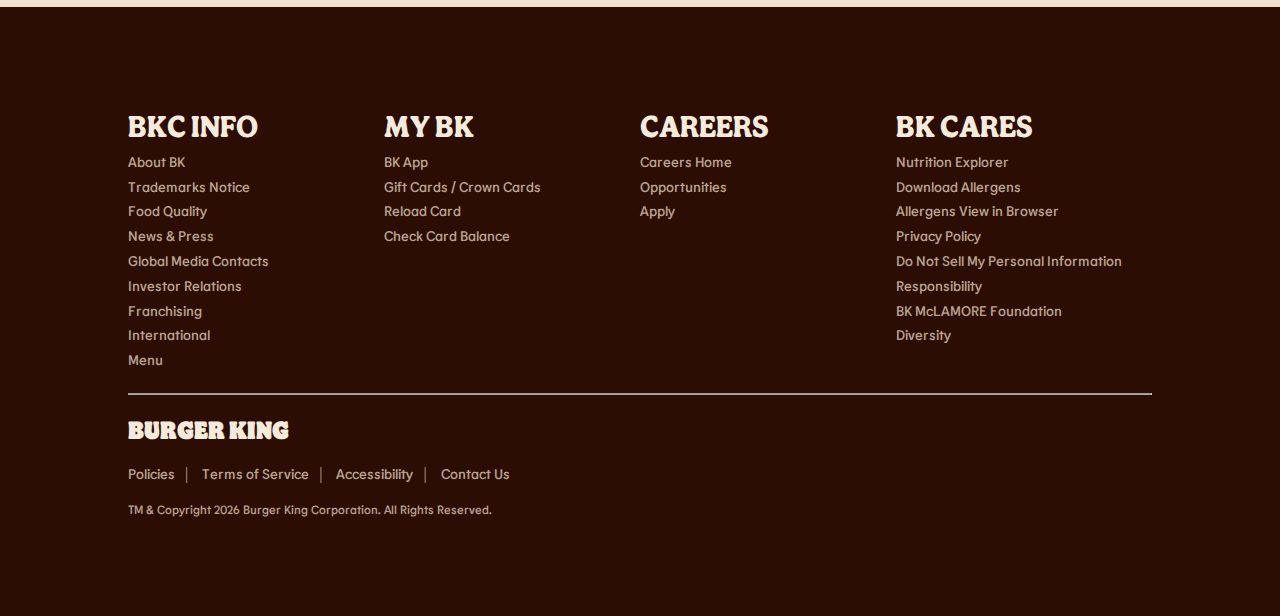
<file: burgerking/index.htm>
<!DOCTYPE html>
<html lang="en">
<head>
    <meta charset="UTF-8">
    <meta http-equiv="X-UA-Compatible" content="IE=edge">
    <meta name="viewport" content="width=device-width, initial-scale=1.0">
    <link rel="stylesheet" href="../css/style.css">
    <link rel="stylesheet" href="../css/burgerking.css">
    <link rel="stylesheet" href="../css/uicons/css/uicons-regular-rounded.css">
    <link rel="shortcut icon" href="./images/logo.svg" type="image/x-icon">
    <title>Burger King</title>
    <!-- Global site tag (gtag.js) - Google Analytics -->
    <!-- <script async src="https://www.googletagmanager.com/gtag/js?id=G-TFGGKF6W4Q"></script>
    <script>
        window.dataLayer = window.dataLayer || [];
        function gtag(){dataLayer.push(arguments);}
        gtag('js', new Date());

        gtag('config', 'G-TFGGKF6W4Q');
    </script> -->
    
    <!-- Google tag (gtag.js) -->
    <script async src="https://www.googletagmanager.com/gtag/js?id=G-3J9LVNCZY1"></script>
    <script>
        window.dataLayer = window.dataLayer || [];
        function gtag(){dataLayer.push(arguments);}
        gtag('js', new Date());

        gtag('config', 'G-3J9LVNCZY1');
    </script>

</head>
<body class="bk-bg">
    <div class="fixed bk-bg width-100 z-index-1000">
        <div class="width-95 width-s-100 margin-auto">
            <nav class="bk-nav">
                <div class="col-5 col-lx-6 col-l-4 col-m-4 col-s-3 relative">
                    <ul class="bk-ul">
                        <li><a href="#"><i class="fi fi-rr-menu-burger font-17"></i></a></li>
                        <li><a href="#" class="font-17 hide-on-media">Menu</a></li>
                        <li><a href="#" class="font-17 hide-on-media">Offers</a></li>
                        <li><a href="#" class="font-17 hide-on-media">Restaurants</a></li>
                        <li><a href="#" class="font-17 hide-on-media">Careers</a></li>
                        <li><a href="#" id="more" class="font-17 hide-on-media">More <i class="fi fi-rr-caret-down"></i></a></li>
                    </ul>
                    <div class="bk-more width-70 width-lx-80">
                        <div>
                            <ul class="bk-more-list">
                                <li><a href="#">About BK</a></li>
                                <li><a href="#">Careers</a></li>
                                <li><a href="#">Nutrition</a></li>
                                <li><a href="#">Offer Terms</a></li>
                                <li><a href="#">Delivery Terms</a></li>
                            </ul>
                        </div><br>
                        <div class="bk-more-hr"></div><br>
                        <div>
                            <ul class="bk-more-list">
                                <li><a href="#">Contact Us</a></li>
                                <li><a href="#">FAQ</a></li>
                                <li><a href="#">Crown Card</a></li>
                                <li><a href="#">Restaurant Survey</a></li>
                            </ul>
                        </div><br>
                        <div class="bk-more-hr"></div><br>
                        <div>
                            <ul class="bk-more-list">
                                <li><a href="#">Terms of Service</a></li>
                                <li><a href="#">Privacy Policy</a></li>
                                <li><a href="#">Trademarks</a></li>
                                <li><a href="#">Accessibility</a></li>
                                <li><a href="#">Unsolicited Idea Policy</a></li>
                            </ul>
                        </div><br>
                        <div class="bk-more-hr"></div><br>
                        <div>
                            <ul class="bk-more-list">
                                <li><a href="#">Royal Perks</a></li>
                                <li><a href="#">Royal Perks Terms of Service</a></li>
                            </ul>
                        </div>
                    </div>
                </div>
                <div class="col-2 col-l-4 col-m-4 col-s-4">
                    <div class="width-30 width-s-40 margin-auto"><img src="./images/logo.svg" alt="" class="img"></div>
                </div>
                <div class="col-5 col-lx-4 col-l-4 col-m-4 col-s-5">
                    <div class="flex-row-reverse">
                        <button class="bk-small-btn font-14 hide-on-media"><i class="fi-rr-shopping-bag"></i> $0.00</button>
                        <button class="bk-small-btn font-14 margin-right-20 red">Sign Up</button>
                    </div>
                </div>
            </nav>
        </div>
    </div>

    <div class="div-break"></div>

    <div class="width-95 margin-auto">
        <div class="row">
            <div class="col-6 col-l-12 col-m-12 col-s-12 padding-all-10">
                <img src="./images/pic.png" alt="" class="img border-top-radius-10">
                <div class="white-bg padding-all-20 border-bottom-radius-10 translate-Y-up">
                    <div class="row justify-content-space-between flex-end">
                        <div class="col-8 col-lx-12 col-l-12 col-m-12 col-s-12">
                            <div class="font-flame-regular bk-brown-text">Get rewarded like Royalty</div><br>
                            <div class="font-flame bk-brown-text font-12">
                                Join Royal Perks to earn Crowns, redeem for BK® food and upsize a side or drink for free daily. 
                            </div><br>
                        </div>
                        <div class="col-4 col-lx-12 col-l-12 col-m-12 col-s-12">
                            <a href="#" class="btn red-hover">Join Now</a>
                        </div>
                    </div>
                </div>
            </div>

            <div class="col-6 col-l-12 col-m-12 col-s-12 padding-all-10">
                <img src="./images/pic2.jpg" alt="" class="img border-top-radius-10">
                <div class="white-bg padding-all-20 border-bottom-radius-10 translate-Y-up">
                    <div class="row justify-content-space-between flex-end">
                        <div class="col-8 col-lx-12 col-l-12 col-m-12 col-s-12">
                            <div class="font-flame-regular bk-brown-text">Free* Whopper, Croissan’wich, or Original Chicken Sandwich on your first digital order</div><br>
                            <div class="font-flame bk-brown-text font-12">
                                Only on the BK® App and bk.com. Available on delivery. *Min $3+ Purch. req’d. 
                            </div><br>
                        </div>
                        <div class="col-4 col-lx-12 col-l-12 col-m-12 col-s-12">
                            <a href="#" class="btn red-hover">Redeem Offer</a>
                        </div>
                    </div>
                </div>
            </div>

            <div class="col-6 col-l-12 col-m-12 col-s-12 padding-all-10">
                <img src="./images/pic5.jpg" alt="" class="img border-top-radius-10">
                <div class="white-bg padding-all-20 border-bottom-radius-10 translate-Y-up">
                    <div class="row justify-content-space-between flex-end">
                        <div class="col-8 col-lx-12 col-l-12 col-m-12 col-s-12">
                            <div class="font-flame-regular bk-brown-text">$1 Delivery Fee</div><br>
                            <div class="font-flame bk-brown-text font-12">
                                Monday to Wednesday when you place a $5+ order on the BK® App. Add’l fees and higher prices may apply
                            </div><br>
                        </div>
                        <div class="col-4 col-lx-12 col-l-12 col-m-12 col-s-12">
                            <a href="#" class="btn red-hover">Order Delivery</a>
                        </div>
                    </div>
                </div>
            </div>

            <div class="col-6 col-l-12 col-m-12 col-s-12 padding-all-10">
                <img src="./images/pic4.jpg" alt="" class="img border-top-radius-10">
                <div class="white-bg padding-all-20 border-bottom-radius-10 translate-Y-up">
                    <div class="row justify-content-space-between flex-end">
                        <div class="col-8 col-lx-12 col-l-12 col-m-12 col-s-12">
                            <div class="font-flame-regular bk-brown-text">Join the King’s court</div><br>
                            <div class="font-flame bk-brown-text font-12">
                                See available jobs at BK®
                            </div><br>
                        </div>
                        <div class="col-4 col-lx-12 col-l-12 col-m-12 col-s-12">
                            <a href="#" class="btn red-hover">See Positions</a>
                        </div>
                    </div>
                </div>
            </div>
        </div>

        <div class="padding-all-50"></div>
    </div>

    <div class="bk-light-dark-cream-bg">
        <div class="padding-all-5"></div>
        <div class="width-95 width-lx-100 margin-auto">
            <div class="row align-items-center">
                <div class="col-6 col-l-12 col-m-12 col-s-12 show-on-media">
                    <div class="flex-column justify-content-center media-align-items-center media-center-text">
                        <div class="width-80 width-lx-90 width-l-100 width-m-100 width-s-100">
                            <div class="font-flame-bold font-50 font-l-30 font-m-30 font-s-30 bk-brown-text">
                                Save $$$ <br>
                                With offers on <br> demand
                            </div><br>
                            <div class="row media-justify-content-center">
                                <div class="col-4 col-lx-5 col-l-4 col-m-5 col-s-6 padding-all-10">
                                    <a href="">
                                        <div><img src="./images/apple.svg" alt="" class="img"></div>
                                    </a>
                                </div>
                                <div class="col-4 col-lx-5 col-l-4 col-m-5 col-s-6 padding-all-10">
                                    <a href="">
                                        <div><img src="./images/google play.svg" alt="" class="img"></div>
                                    </a>
                                </div>
                            </div><br>
                            <div class="font-flame font-12 bk-brown-text">
                                Apple and the Apple logo are trademarks of Apple Inc., registered in 
                                the U.S. and other countries. App Store is a service mark of Apple Inc.
                                Google Play is a trademark of Google Inc. Terms apply.
                            </div><br>
                        </div>
                    </div>
                </div>
                <div class="col-6 col-l-12 col-m-12 col-s-12">
                    <div class="width-70 width-l-80 width-m-90 width-s-100 margin-auto">
                        <img src="./images/phone2.png" alt="" class="img translateY">
                    </div>
                </div>
                <div class="col-6 col-l-12 col-m-12 col-s-12 hide-on-media">
                    <div class="flex-column justify-content-center">
                        <div class="width-80 width-lx-90 width-l-100 width-m-100 width-s-100">
                            <div class="font-flame-bold font-50 bk-brown-text">
                                Save $$$ <br>
                                With offers on <br> demand
                            </div><br>
                            <div class="row">
                                <div class="col-4 col-lx-5 col-l-5 col-m-6 col-s-6 padding-all-10">
                                    <a href="">
                                        <div><img src="./images/apple.svg" alt="" class="img"></div>
                                    </a>
                                </div>
                                <div class="col-4 col-lx-5 col-l-5 col-m-6 col-s-6 padding-all-10">
                                    <a href="">
                                        <div><img src="./images/google play.svg" alt="" class="img"></div>
                                    </a>
                                </div>
                            </div><br>
                            <div class="font-flame font-12 bk-brown-text">
                                Apple and the Apple logo are trademarks of Apple Inc., registered in 
                                the U.S. and other countries. App Store is a service mark of Apple Inc.
                                Google Play is a trademark of Google Inc. Terms apply.
                            </div>
                        </div>
                    </div>
                </div>
            </div>
        </div>
        <div class="padding-all-5"></div>
    </div>

    <div class="bk-dark-brown-bg hide-on-media">
        <div class="padding-all-50"></div>
        <div class="width-80 width-lx-85 margin-auto">
            <div class="row">
                <div class="col-3">
                    <ul class="bk-list">
                        <li class="font-30">BKC INFO</li>
                        <li><a href="#" class="font-14">About BK</a></li>
                        <li><a href="#" class="font-14">Trademarks Notice</a></li>
                        <li><a href="#" class="font-14">Food Quality</a></li>
                        <li><a href="#" class="font-14">News & Press</a></li>
                        <li><a href="#" class="font-14">Global Media Contacts</a></li>
                        <li><a href="#" class="font-14">Investor Relations</a></li>
                        <li><a href="#" class="font-14">Franchising</a></li>
                        <li><a href="#" class="font-14">International</a></li>
                        <li><a href="#" class="font-14">Menu</a></li>
                    </ul>
                </div>

                <div class="col-3">
                    <ul class="bk-list">
                        <li class="font-30">MY BK</li>
                        <li><a href="#" class="font-14">BK App</a></li>
                        <li><a href="#" class="font-14">Gift Cards / Crown Cards</a></li>
                        <li><a href="#" class="font-14">Reload Card</a></li>
                        <li><a href="#" class="font-14">Check Card Balance</a></li>
                    </ul>
                </div>

                <div class="col-3">
                    <ul class="bk-list">
                        <li class="font-30">CAREERS</li>
                        <li><a href="#" class="font-14">Careers Home</a></li>
                        <li><a href="#" class="font-14">Opportunities</a></li>
                        <li><a href="#" class="font-14">Apply</a></li>
                    </ul>
                </div>

                <div class="col-3">
                    <ul class="bk-list">
                        <li class="font-30">BK CARES</li>
                        <li><a href="#" class="font-14">Nutrition Explorer</a></li>
                        <li><a href="#" class="font-14">Download Allergens</a></li>
                        <li><a href="#" class="font-14">Allergens View in Browser</a></li>
                        <li><a href="#" class="font-14">Privacy Policy</a></li>
                        <li><a href="#" class="font-14">Do Not Sell My Personal Information</a></li>
                        <li><a href="#" class="font-14">Responsibility</a></li>
                        <li><a href="#" class="font-14">BK McLAMORE Foundation</a></li>
                        <li><a href="#" class="font-14">Diversity</a></li>
                    </ul>
                </div>
            </div><br>
            <hr>
            <br>
            <div class="flex-row jusfity-content-space-between">
                <div class="font-25 font-flame-bold bk-light-cream-text">BURGER KING</div><br>
            </div><br>
            <div>
                <ul class="row-list">
                    <li><a href="#" class="font-14">Policies</a></li>
                    <li><a href="#" class="font-14">Terms of Service</a></li>
                    <li><a href="#" class="font-14">Accessibility</a></li>
                    <li><a href="#" class="font-14">Contact Us</a></li>
                </ul>
            </div><br>
            <div class="font-flame font-12 bk-cream-text">TM & Copyright <span id="year"></span> Burger King Corporation. All Rights Reserved.</div>
        </div>
        <div class="padding-all-50"></div>
    </div>

    <div class="fixed bottom-0 width-100 z-index-1000">
        <div class="white-bg padding-all-10">
            <div class="width-90 width-m-90 width-s-95 margin-auto">
                <div class="row align-items-center">
                    <div class="col-1"><i class="fi fi-rr-marker"></i></div>
                    <div class="col-9 col-m-8 col-s-8">
                        <div class="bk-brown-text font-flame-regular cursor-pointer">
                            <div>For item availability</div>
                            <div class="font-flame brown-border-bottom flex-row justify-content-space-between">
                                <div>Choose location</div>
                                <div><i class="fi fi-rr-angle-small-right"></i></div>
                            </div>
                        </div>
                    </div>
                    <div class="col-2 col-m-3 col-s-3 flex-row-reverse">
                        <button class="bk-small-btn red">
                            <i class="fi fi-rr-shopping-bag font-12"></i> 0
                        </button>
                    </div>
                </div>
            </div>
        </div>
        <div class="show-on-media bk-bg padding-all-5">
            <div class="width-80 width-m-95 width-s-100 margin-auto">
                <div class="row justify-content-space-between align-items-center">
                    <div>
                        <a href="#">
                            <div class="center-text bk-red-text">
                                <i class="fi fi-rr-home"></i>
                                <div class="font-flame font-13">Home</div>
                            </div>
                        </a>
                    </div>

                    <div>
                        <a href="#">
                            <div class="center-text bk-red-text">
                                <i class="fi fi-rr-heart"></i>
                                <div class="font-flame font-13">Menu</div>
                            </div>
                        </a>
                    </div>

                    <div>
                        <a href="#">
                            <div class="center-text bk-red-text">
                                <i class="fi fi-rr-chess"></i>
                                <div class="font-flame font-13">My Code</div>
                            </div>
                        </a>
                    </div>

                    <div>
                        <a href="#">
                            <div class="center-text bk-red-text">
                                <i class="fi fi-rr-backpack"></i>
                                <div class="font-flame font-13">Offers</div>
                            </div>
                        </a>
                    </div>

                    <div>
                        <a href="#">
                            <div class="center-text bk-red-text">
                                <i class="fi fi-rr-badge"></i>
                                <div class="font-flame font-13">Rewards</div>
                            </div>
                        </a>
                    </div>
                </div>
            </div>
        </div>
    </div>

    <script src="./script/index.js"></script>
</body>
</html>
</file>
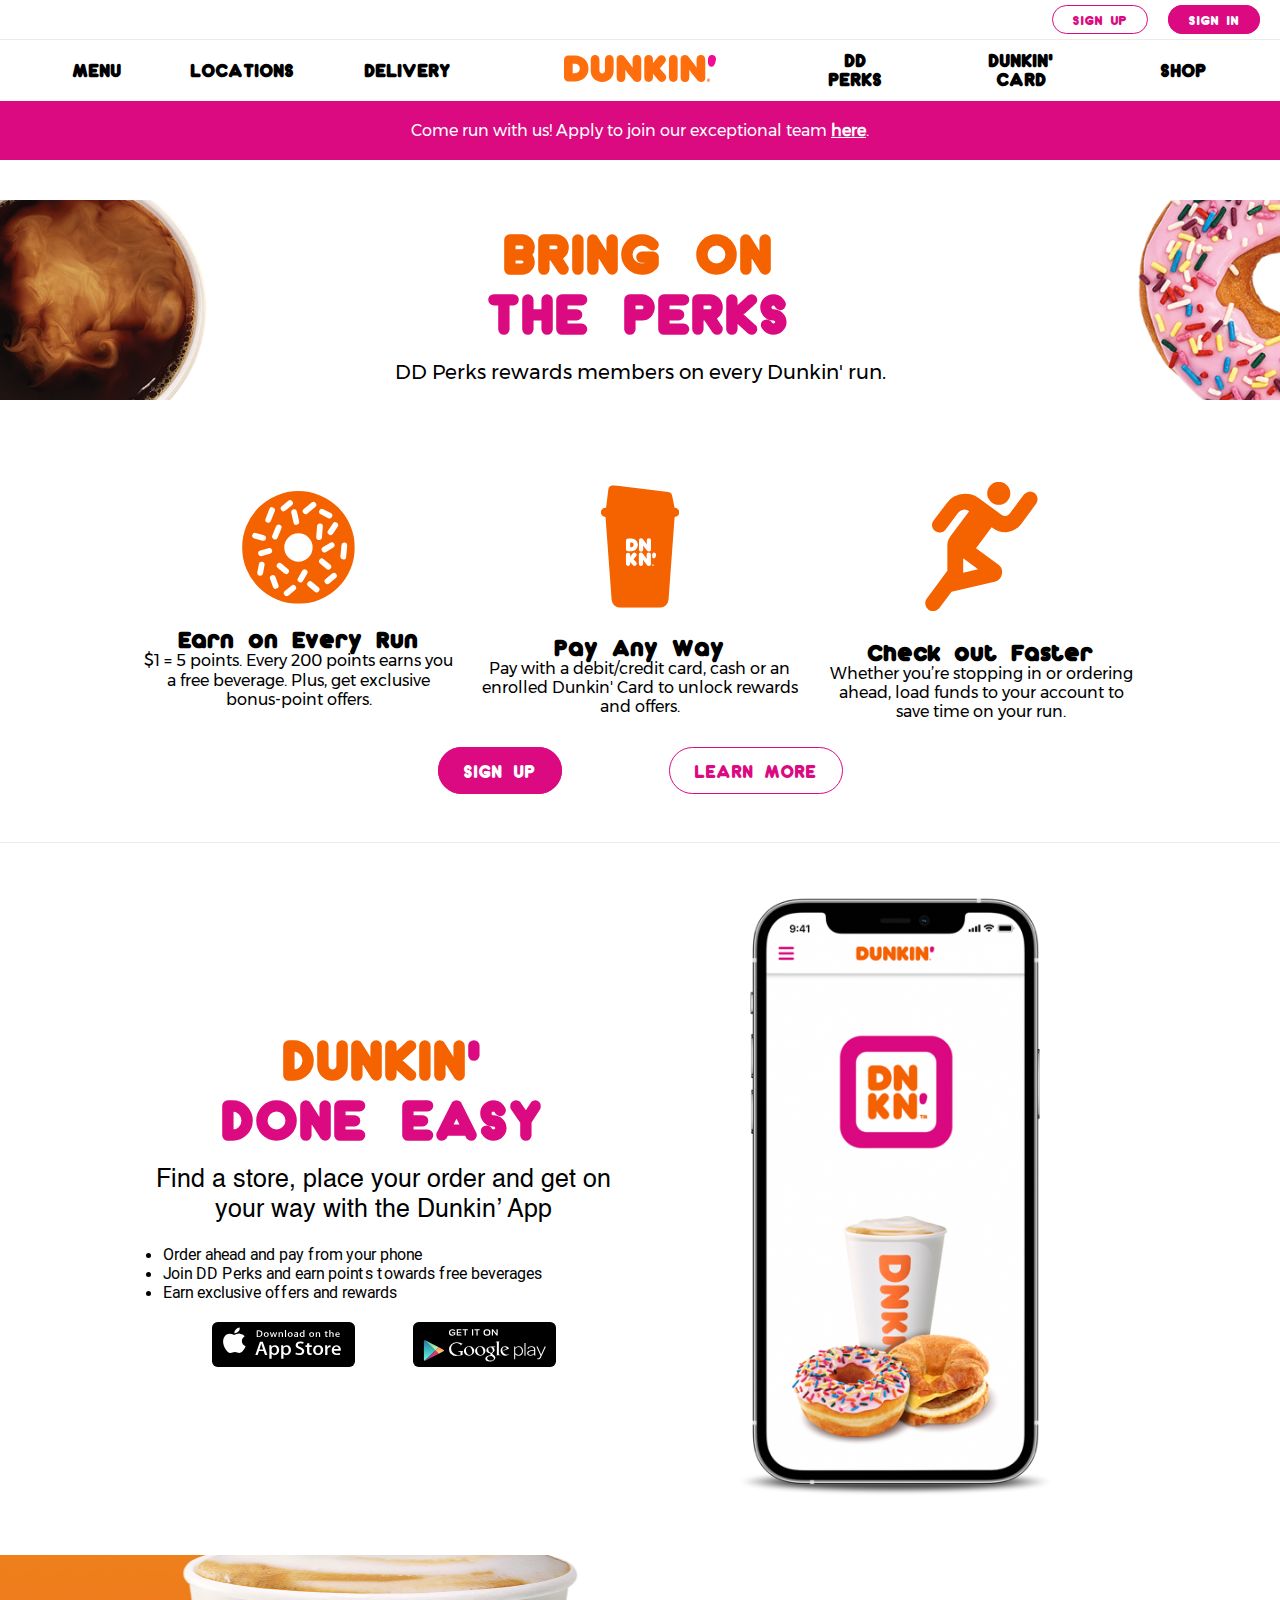
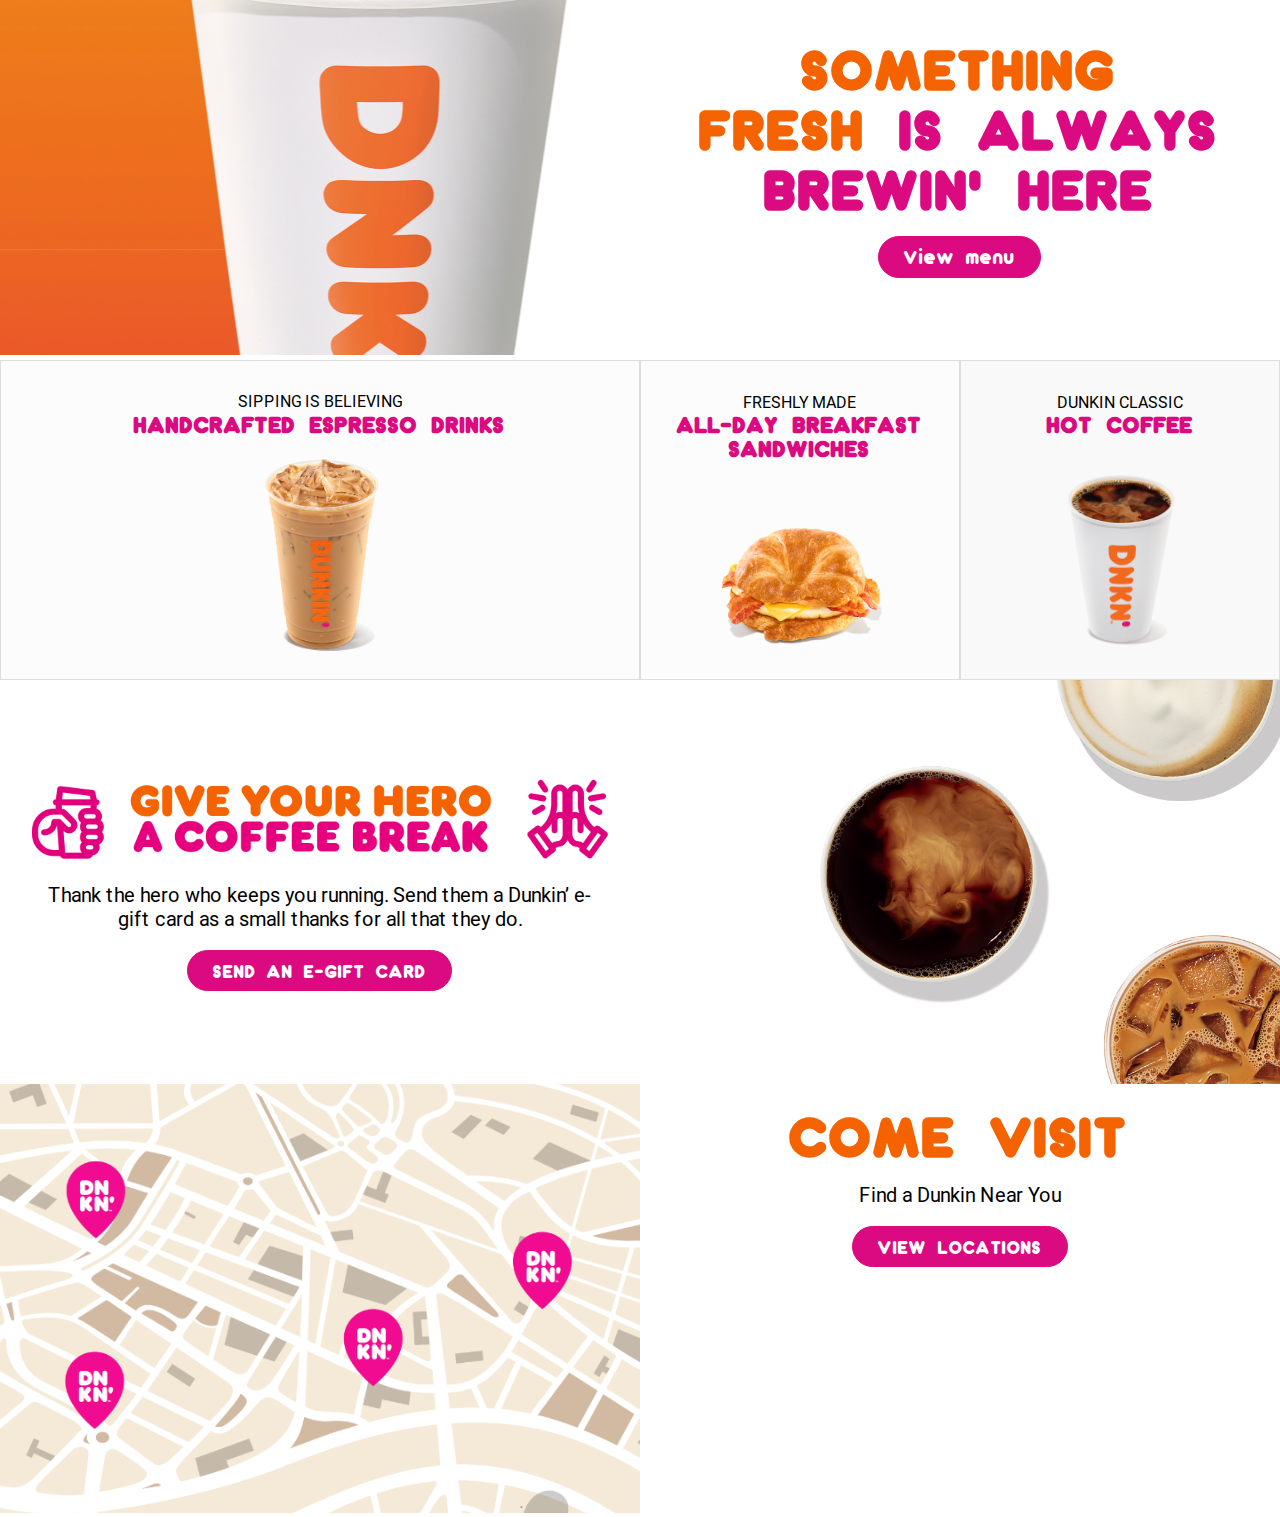
<file: dunkindonuts/index.htm>
<!DOCTYPE html>
<html lang="en">
<head>
    <meta charset="UTF-8">
    <meta http-equiv="X-UA-Compatible" content="IE=edge">
    <meta name="viewport" content="width=device-width, initial-scale=1.0">
    <link rel="stylesheet" href="../css/style.css">
    <link rel="stylesheet" href="../css/dunkindonuts.css">
    <link rel="stylesheet" href="../css/uicons/css/uicons-regular-rounded.css">
    <link rel="shortcut icon" href="./images/logo.svg" type="image/x-icon">
    <title>Dunkindonuts</title>
    <!-- Global site tag (gtag.js) - Google Analytics -->
    <!-- <script async src="https://www.googletagmanager.com/gtag/js?id=G-TFGGKF6W4Q"></script>
    <script>
        window.dataLayer = window.dataLayer || [];
        function gtag(){dataLayer.push(arguments);}
        gtag('js', new Date());

        gtag('config', 'G-TFGGKF6W4Q');
    </script> -->
    
    <!-- Google tag (gtag.js) -->
    <script async src="https://www.googletagmanager.com/gtag/js?id=G-3J9LVNCZY1"></script>
    <script>
        window.dataLayer = window.dataLayer || [];
        function gtag(){dataLayer.push(arguments);}
        gtag('js', new Date());

        gtag('config', 'G-3J9LVNCZY1');
    </script>

</head>
<body>
    <div class="width-100 fixed z-index-1000 white-bg" id="top-header">
        <div class="padding-all-10 border-bottom hide-on-media">
            <div class="flex-row-reverse align-items-center margin-right-10">
                <div><a href="#" class="dunkin-small-btn font-12 pink">SIGN IN</a></div>
                <div><a href="#" class="dunkin-small-btn font-12 margin-right-20">SIGN UP</a></div>
            </div>
        </div>
        <div class="padding-all-10">
            <nav class="width-90 width-lx-100 margin-auto">
                <div class="flex-row align-items-center">
                    <div class="col-4 col-lx-5 col-l-3 col-m-3 col-s-3">
                        <div class="hide-on-media">
                            <ul class="dunkin-flex-row">
                                <li><a href="#">Menu</a></li>
                                <li><a href="#">Locations</a></li>
                                <li><a href="#">Delivery</a></li>
                            </ul>
                        </div>
                        <div class="show-on-media">
                            <i class="fi fi-rr-menu-burger font-20 dunkin-pink-text"></i>
                        </div>
                    </div>
                    <div class="col-4 col-lx-2 col-l-6 col-m-6 col-s-6">
                        <div class="width-40 width-lx-70 width-l-70 width-m-80 width-s-100 margin-auto">
                            <img src="./images/logo.svg" alt="" class="img">
                        </div>
                    </div>
                    <div class="col-4 col-lx-5 col-l-3 col-m-3 col-s-3">
                        <div class="hide-on-media">
                            <ul class="dunkin-flex-row">
                                <li><a href="#">DD<br>Perks</a></li>
                                <li><a href="#">Dunkin'<br>Card</a></li>
                                <li><a href="#">Shop</a></li>
                            </ul>
                        </div>
                        <div class="show-on-media right-text">
                            <i class="fi fi-rr-marker font-20 dunkin-pink-text"></i>
                        </div>
                    </div>
                </div>
            </nav>
        </div>
    </div>

    <div class="break"></div>

    <div class="dunkin-pink-bg padding-all-20">
        <div class="font-montserrat center-text white-text">
            Come run with us! Apply to join our exceptional team <a href="#" class="white-underline">here</a>.
        </div>
    </div>

    <div class="padding-all-20"></div>
    <div class="flex-column justify-content-center align-items-center relative">
        <div><img id="banner-img" data-img="./images/banner.png" data-replace="./images/banner1.png" src="./images/banner.png" alt="" class="img"></div>
        <div class="absolute center-text">
            <div class="dunkin-orange-text bold-text font-dunkin uppercase font-50">Bring on</div>
            <div class="dunkin-pink-text bold-text font-dunkin uppercase font-50">The perks</div><br>
            <div class="font-montserrat font-20">DD Perks rewards members on every Dunkin' run.</div>
        </div>
    </div>
    <div class="padding-all-20"></div>

    <div class="width-80 width-lx-95 margin-auto">
        <div class="row align-items-center">
            <div class="col-4 col-l-12 col-m-12 col-s-12 padding-all-10 flex-column align-items-center translate">
                <div class="width-50 flex-column">
                    <img src="./images/cheese.svg" alt="" class="img translate">
                </div>
                <div class="center-text">
                    <div class="font-20 font-dunkin bold-text">Earn on Every Run</div>
                    <div class="font-montserrat">
                        $1 = 5 points. Every 200 points earns you a free beverage. 
                        Plus, get exclusive bonus-point offers.
                    </div>
                </div>
            </div>

            <div class="col-4 col-l-12 col-m-12 col-s-12 padding-all-10 flex-column align-items-center translate">
                <div class="width-35 flex-column">
                    <img src="./images/bin.svg" alt="" class="img translate">
                </div>
                <div class="center-text">
                    <div class="font-20 font-dunkin bold-text">Pay Any Way</div>
                    <div class="font-montserrat">
                        Pay with a debit/credit card, cash or an enrolled Dunkin' 
                        Card to unlock rewards and offers.
                    </div>
                </div>
            </div>

            <div class="col-4 col-l-12 col-m-12 col-s-12 padding-all-10 flex-column align-items-center translate">
                <div class="width-50 flex-column">
                    <img src="./images/run.svg" alt="" class="img translate">
                </div>
                <div class="center-text">
                    <div class="font-20 font-dunkin bold-text">Check out Faster</div>
                    <div class="font-montserrat">
                        Whether you’re stopping in or ordering ahead, 
                        load funds to your account to save time on your run. 
                    </div>
                </div>
            </div>

        </div><br>

        <div class="width-50 width-l-80 width-m-90 width-s-80 margin-auto">
            <div class="row align-items-center justify-content-space-around">
                <div class="col-m-12 col-s-12 padding-all-10 margin-bottom-10">
                    <a href="#" class="dunkin-lg-btn pink">SIGN UP</a>
                </div>
                <div class="col-m-12 col-s-12 padding-all-10 margin-bottom-10">
                    <a href="#" class="dunkin-lg-btn">LEARN MORE</a>
                </div>
            </div>
        </div>
    </div>

    <div class="padding-all-20 border-bottom"></div>
    <div class="padding-all-20"></div>

    <div class="width-80 width-lx-100 width-m-90 width-s-90 margin-auto">
        <div class="row align-items-center">
            <div class="col-6 col-l-12 col-m-12 col-s-12 flex-column justify-content-center align-items-center padding-all-10">
                <div class="center-text">
                    <div class="font-dunkin font-50 dunkin-orange-text bold-text">DUNKIN<span class="dunkin-pink-text">'</span></div>
                    <div class="font-dunkin font-50 dunkin-pink-text bold-text">DONE EASY</div><br>
                    <div class="font-25 font-helvetica">
                        Find a store, place your order and get on your way with the Dunkin’ App
                    </div><br>
                    <div class="left-text width-90 margin-auto font-roboto">
                        <ul>
                            <li>Order ahead and pay from your phone</li>
                            <li>Join DD Perks and earn points towards free beverages</li>
                            <li>Earn exclusive offers and rewards</li>
                        </ul>
                    </div><br>
                    <div class="width-70 width-m-80 width-s-100 margin-auto">
                        <div class="row justify-content-space-between">
                            <div class="col-5">
                                <a href="#">
                                    <img src="./images/apple.svg" alt="" class="img">
                                </a>
                            </div>
                            <div class="col-5">
                                <a href="#">
                                    <img src="./images/google play.svg" alt="" class="img">
                                </a>
                            </div>
                        </div>
                    </div>
                </div>
            </div>
            <div class="col-6 col-l-12 col-m-12 col-s-12 padding-all-10">
                <img src="./images/phone.png" alt="" class="img">
            </div>
        </div>
    </div>
    <div class="padding-all-20"></div>

    <div>
        <div class="width-100">
            <div class="row align-items-center">
                <div class="col-6 col-l-12 col-m-12 col-s-12 hide-on-media overflow-hidden">
                    <img src="./images/somthin-fresh-dsktp.png" alt="" class="img1">
                </div>
                <div class="col-6 col-l-12 col-m-12 col-s-12 flex-column align-items-center justify-content-center">
                    <div>
                        <div class="dunkin-orange-text center-text font-dunkin font-50 bold-text">
                            SOMETHING <br> FRESH <span class="dunkin-pink-text">IS ALWAYS BREWIN’ HERE</span>
                        </div><br>
                        <div class="flex-row justify-content-center">
                            <a href="#" class="dunkin-lg-btn pink">View menu</a>
                        </div>
                    </div>
                </div>
                <div class="col-6 col-l-12 col-m-12 col-s-12 bg show-on-media overflow-hidden" style="background-image: url('./images/Web-Images_mWeb_Something-Fresh.png');">
                    <img src="./images/Web-Images_mWeb_Something-Fresh.png" alt="" class="img1" style="visibility: hidden">
                </div>
            </div>
        </div>
    </div>

    <div class="row align-items-center">
        <div class="col-6 col-l-12 col-m-12 col-s-12 relative flex-column align-items-center overflow-hidden trans-img bordered cursor-pointer">
            <div class="absolute top-10 z-index-200 center-text">
                <div class="uppercase font-roboto">Sipping is believing</div>
                <div class="font-dunkin dunkin-pink-text font-20 uppercase bold-text">
                    handcrafted espresso drinks
                </div>
            </div>
            <img src="./images/Espressodsk.png" alt="" class="img">
        </div>

        <div class="col-3 col-l-12 col-m-12 col-s-12 relative flex-column align-items-center overflow-hidden trans-img bordered cursor-pointer">
            <div class="absolute top-10 z-index-200 center-text">
                <div class="uppercase font-roboto">Freshly made</div>
                <div class="font-dunkin dunkin-pink-text font-20 uppercase bold-text">
                    All-day breakfast sandwiches
                </div>
            </div>
            <img src="./images/All_Day_Sandwiches_768x768.png" alt="" class="img">
        </div>

        <div class="col-3 col-l-12 col-m-12 col-s-12 relative flex-column align-items-center overflow-hidden trans-img bordered cursor-pointer">
            <div class="absolute top-10 z-index-200 center-text">
                <div class="uppercase font-roboto">Dunkin classic</div>
                <div class="font-dunkin dunkin-pink-text font-20 uppercase bold-text">
                    Hot Coffee
                </div>
            </div>
            <img src="./images/Hot Coffee Mobile_640x640.jpg" alt="" class="img">
        </div>
    </div>

    <div class="flex-column justify-content-center relative">
        <div class="absolute">
            <div class="row">
                <div class="col-6 col-lx-7 col-l-12 col-m-12 col-s-12">
                    <div class="width-90 width-m-100 width-s-100 margin-auto">
                        <div class="hide-on-media">
                            <img src="./images/Headline_Desktop_Homepage@2x.png" alt="" class="img">
                        </div><br>
                        <div class="font-roboto center-text font-20 font-s-12">
                            Thank the hero who keeps you running. 
                            Send them a Dunkin’ e-gift card as a small thanks for all that they do.
                        </div><br>
                        <div class="flex-row justify-content-center">
                            <a href="#" class="dunkin-lg-btn pink uppercase font-m-12 font-s-12">send an e-gift card</a>
                        </div>
                    </div>
                </div>
            </div>
        </div>
        <img src="./images/dunkin-hero-desktop.png" alt="" class="img">
    </div>

    <div>
        <div class="row">
            <div class="col-6 col-l-12 col-m-12 col-s-12 hide-on-media">
                <img src="./images/Mask Group 24.png" alt="" class="img">
            </div>
            <div class="col-6 col-l-12 col-m-12 col-s-12">
                <div class="flex-column align-items-center">
                    <div class="center-text">
                        <div class="padding-all-10"></div>
                        <div class="font-50 bold-text dunkin-orange-text font-dunkin center-text">
                            COME VISIT
                        </div><br>
                        <div class="font-20 font-roboto">Find a Dunkin Near You</div><br>
                        <div class="row justify-content-center">
                            <a href="#" class="dunkin-lg-btn pink">VIEW LOCATIONS</a>
                        </div>
                        <div class="padding-all-10"></div>
                    </div>
                </div>
            </div>
            <div class="col-6 col-l-12 col-m-12 col-s-12 show-on-media">
                <img src="./images/Mask Group 24.png" alt="" class="img">
            </div>
        </div>
    </div>

    <script src="./script/index.js"></script>
</body>
</html>
</file>
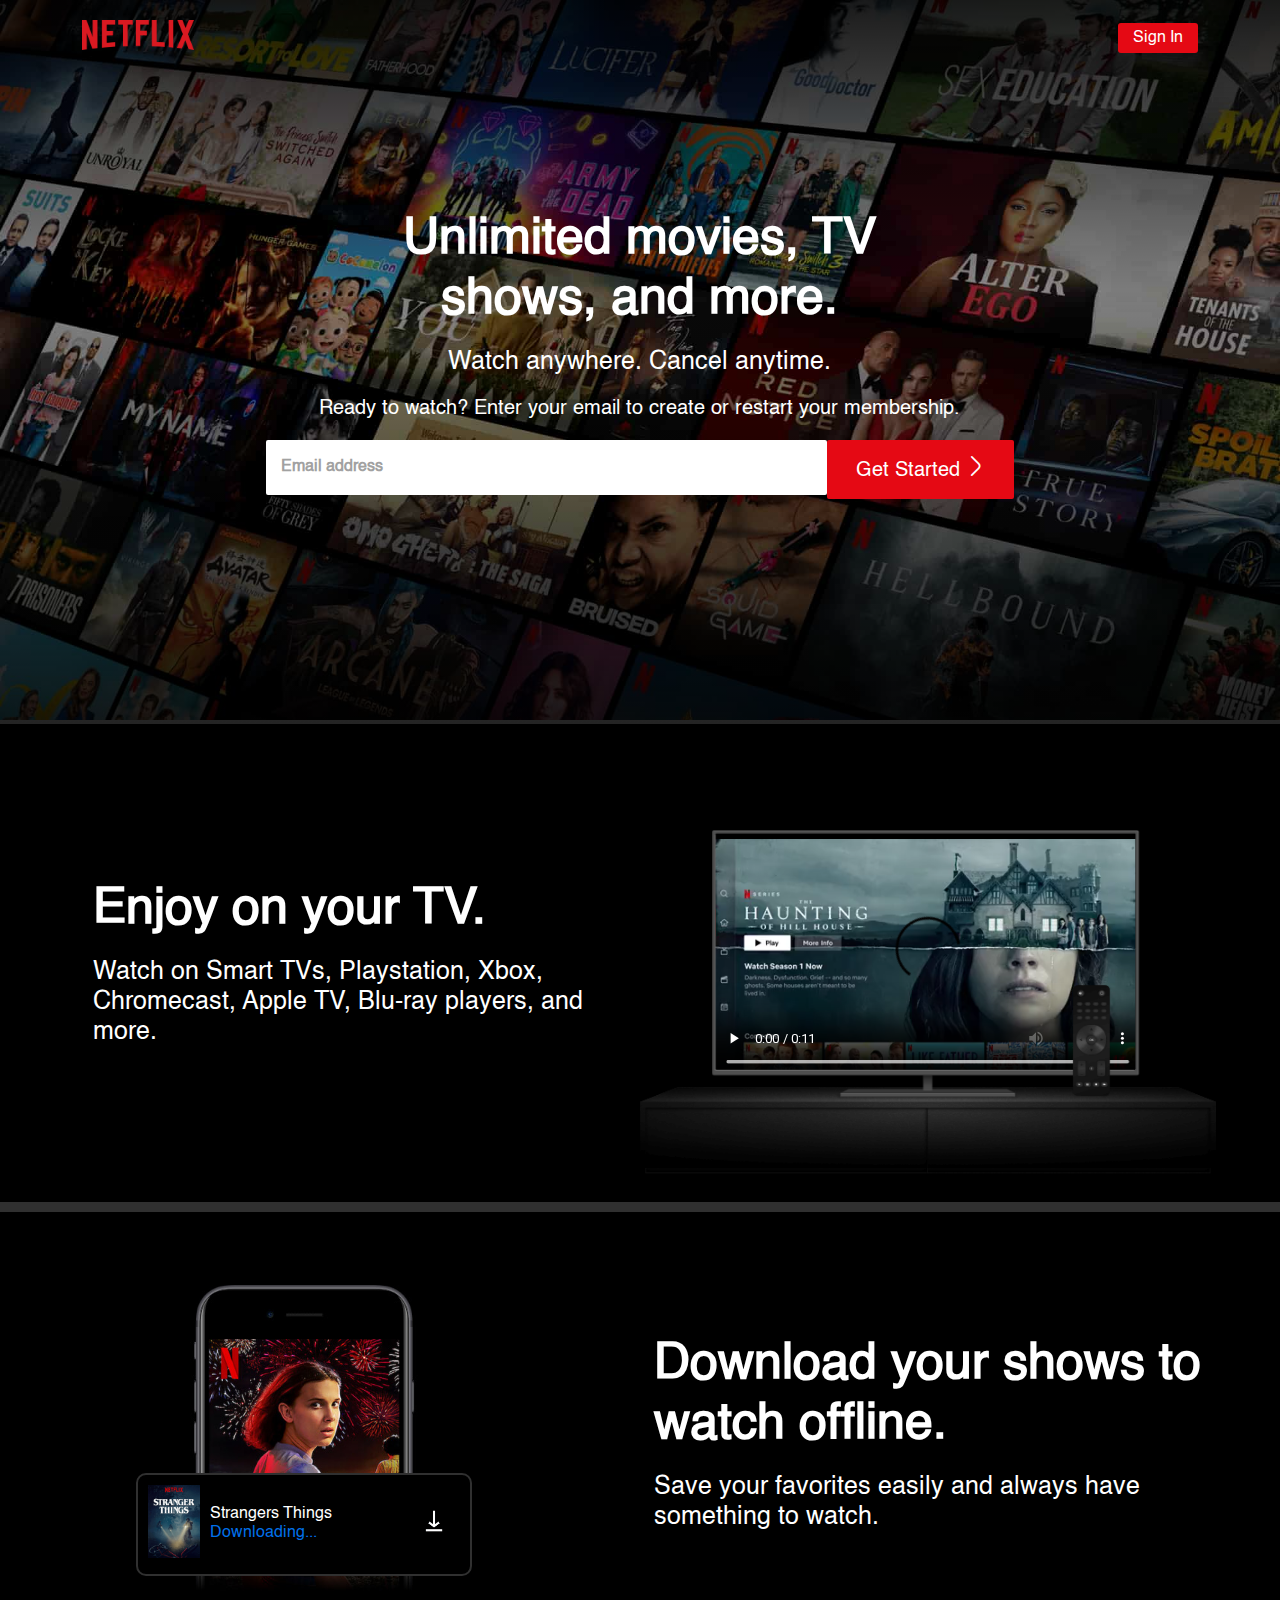
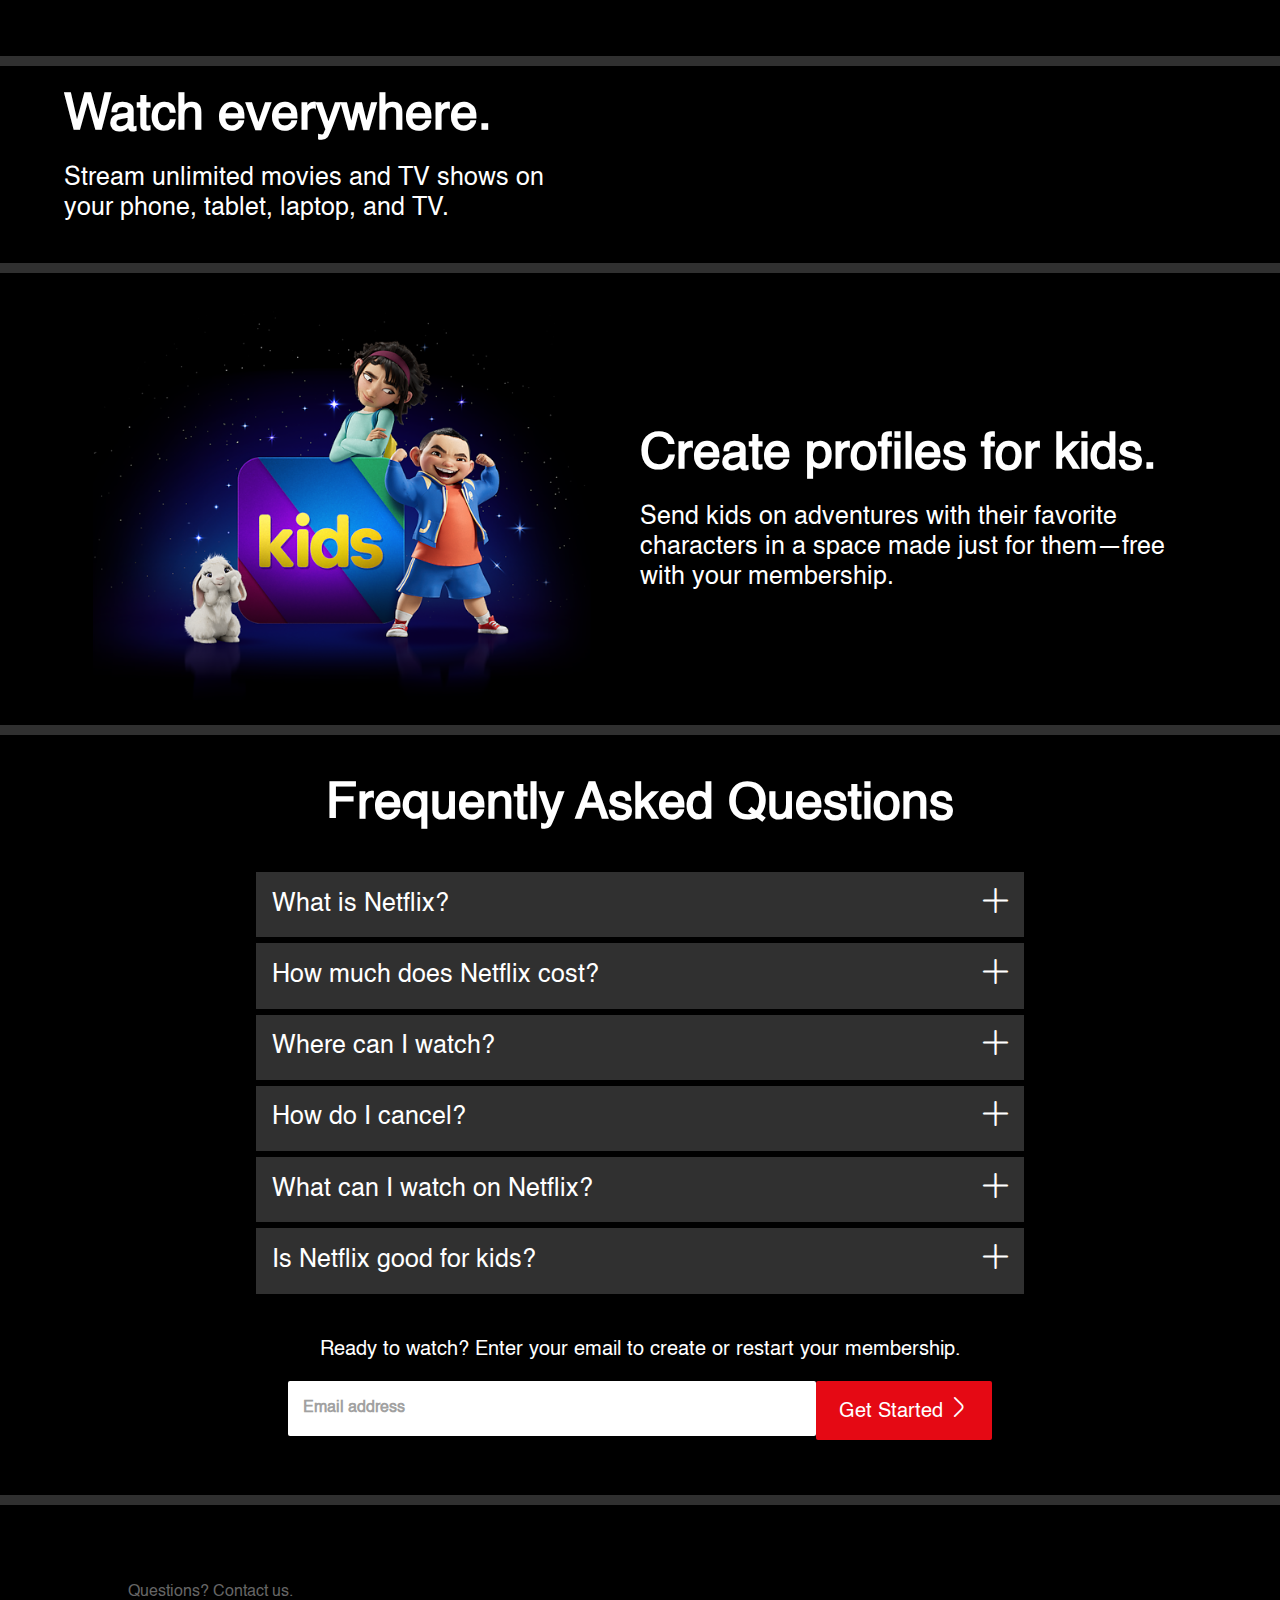
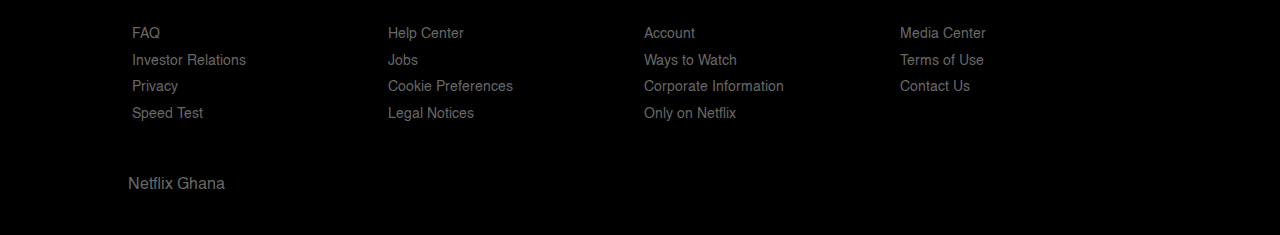
<file: netflix/index.htm>
<!DOCTYPE html>
<html lang="en">
<head>
    <meta charset="UTF-8">
    <meta http-equiv="X-UA-Compatible" content="IE=edge">
    <meta name="viewport" content="width=device-width, initial-scale=1.0">
    <link rel="stylesheet" href="../css/style.css">
    <link rel="stylesheet" href="../css/netflix.css">
    <link rel="stylesheet" href="../css/uicons/css/uicons-regular-rounded.css">
    <link rel="shortcut icon" href="./images/favicon.jpg" type="image/x-icon">
    <title>Netflix</title>
    <!-- Global site tag (gtag.js) - Google Analytics -->
    <!-- <script async src="https://www.googletagmanager.com/gtag/js?id=G-TFGGKF6W4Q"></script>
    <script>
        window.dataLayer = window.dataLayer || [];
        function gtag(){dataLayer.push(arguments);}
        gtag('js', new Date());

        gtag('config', 'G-TFGGKF6W4Q');
    </script> -->
    
    <!-- Google tag (gtag.js) -->
    <script async src="https://www.googletagmanager.com/gtag/js?id=G-3J9LVNCZY1"></script>
    <script>
        window.dataLayer = window.dataLayer || [];
        function gtag(){dataLayer.push(arguments);}
        gtag('js', new Date());

        gtag('config', 'G-3J9LVNCZY1');
    </script>

    
</head>
<body>
    <div class="width-100 padding-all-20 absolute top-0 z-index-1">
        <div class="width-90 margin-auto">
            <div class="row align-items-center justify-content-space-between">
                <div class="width-10 width-lx-15 width-l-20 width-m-30 width-s-40">
                    <img src="./images/logo.png" alt="" class="img">
                </div>
                <div>
                    <a href="#" class="netflix-small-btn">Sign In</a>
                </div>
            </div>
        </div>
    </div>

    <div class="relative height-m-100 height-s-100">
        <div>
            <img src="./images/banner.jpg" alt="" class="img">
        </div>
        <div class="full width-s-100 absolute top-0 netflix-banner">
            <div class="full">
                <div class="width-90 margin-auto height-auto relative flex-column justify-content-center align-items-center">
                    <div class="font-helvetica white-text width-65 width-lx-90 width-l-100 width-m-95 width-s-100 margin-auto">
                        <div class="font-50 font-lx-30 font-l-30 font-m-30 font-s-25 width-80 width-l-100 width-m-100 width-s-100 margin-auto bold-text center-text">Unlimited movies, TV shows, and more.</div><br>
                        <div class="font-25 font-lx-22 font-l-16 font-m-16 font-s-16 center-text">Watch anywhere. Cancel anytime.</div><br>
                        <div class="font-20 font-lx-22 font-l-16 font-m-16 font-s-16 center-text">Ready to watch? Enter your email to create or restart your membership.</div><br>
                        <div>
                            <form action="">
                                <div class="row justify-content-space-around">
                                    <div class="col-9 col-l-8 col-m-12 col-s-12">
                                        <div class="netflix-input">
                                            <label class="" for="email">Email address</label>
                                            <input type="email" name="" required="required" class="" id="email">
                                        </div>
                                        <div data-valid="0" data-validate="1" class="padding-all-10 netflix-yellow-text error font-helvetica"></div>
                                    </div>
                                    <div class="col-3 col-l-4 col-m-6 col-s-7">
                                        <button class="width-100 netflix-subscribe-btn font-20 font-s-16">Get Started <i class="fi fi-rr-angle-right"></i></button>
                                    </div>
                                </div>
                            </form>
                        </div>
                    </div>
                </div>
            </div>
        </div>
    </div>

    <div class="black-bg white-text font-helvetica">

        <div class="width-90 margin-auto">
            <div class="padding-all-10"></div>
            <div>
                <div class="row align-items-center">
                    <div class="col-6 col-lx-12 col-l-12 col-m-12 col-s-12">
                        <div class="width-90 margin-auto center-text-in-media">
                            <div class="font-50 font-lx-30 font-l-30 font-m-30 font-s-30 bold-text">Enjoy on your TV.</div><br>
                            <div class="font-25 font-lx-20 font-l-18 font-m-16 font-s-16">Watch on Smart TVs, Playstation, Xbox, Chromecast, Apple TV, Blu-ray players, and more.</div>
                        </div>
                    </div>
                    <div class="col-6 col-lx-12 col-l-12 col-m-12 col-s-12">
                        <div class="relative width-lx-65 margin-auto flex-column justify-content-center align-items-center">
                            <div><img src="./images/tv.png" alt="" class="img" style="visibility:hidden"></div>
                            <div class="absolute">
                                <video controls autoplay loop class="trans-video">
                                    <source src="./images/video-tv-0819.m4v" loop="" autoplay="true" playtype="video/mp4"/>
                                </video>
                            </div>
                            <div class="full absolute">
                                <img src="./images/tv.png" alt="" class="img">
                            </div>
                        </div>
                    </div>
                </div>
            </div>
        </div><br>
        <div class="padding-all-5 break-color"></div><br>

        <div class="width-90 margin-auto">
            <div class="row align-items-center justify-content-space-between">
                <div class="col-6 col-lx-12 col-l-12 col-m-12 col-s-12 show-in-media">
                    <div class="width-95 margin-auto center-text-in-media">
                        <div class="bold-text font-50 font-lx-30 font-l-30 font-m-30 font-s-30">Download your shows to watch offline.</div><br>
                        <div class="font-25 font-lx-18 font-l-16 font-m-16 font-s-16">Save your favorites easily and always have something to watch.</div>
                    </div>
                </div>

                <div class="col-5 col-lx-12 col-l-12 col-m-12 col-s-12">
                    <div class="relative flex-column justify-content-center align-items-center">
                        <div class="width-lx-70 margin-auto">
                            <img src="./images/mobile-0819.jpg" alt="" class="img">
                        </div>
                        <div class="content-card width-70 width-lx-45 width-s-100 bottom-10">
                            <div class="padding-all-10">
                                <div class="row align-items-center">
                                    <div class="col-2">
                                        <img src="./images/boxshot.png" alt="" class="img">
                                    </div>
                                    <div class="col-8 padding-all-10">
                                        <div>Strangers Things</div>
                                        <div class="netflix-blue-text">Downloading...</div>
                                    </div>
                                    <div class="col-2">
                                        <img src="./images/download-icon.gif" alt="" class="img">
                                    </div>
                                </div>
                            </div>
                        </div>
                        <div class="padding-all-20"></div>
                    </div>
                </div>

                <div class="col-6 col-lx-12 col-l-12 col-m-12 col-s-12 hide-in-media">
                    <div class="width-95 margin-auto center-text-in-media">
                        <div class="bold-text font-50 font-lx-30 font-l-30 font-m-30 font-s-30">Download your shows to watch offline.</div><br>
                        <div class="font-25 font-lx-18 font-l-16 font-m-16 font-s-16">Save your favorites easily and always have something to watch.</div>
                    </div>
                </div>
            </div>
        </div><br>
        <div class="padding-all-5 break-color"></div><br>

        <div class="width-90 margin-auto">
            <div class="width-45 width-lx-100 width-l-100 width-m-100 width-s-100 center-text-in-media">
                <div class="font-50 font-lx-30 font-l-30 font-m-30 font-s-25 bold-text">Watch everywhere.</div><br>
                <div class="font-25 font-lx-22 font-l-18 font-m-16 font-s-16 width-95">Stream unlimited movies and TV shows on your phone, tablet, laptop, and TV.</div>
            </div><br><br>
        </div>

        <div class="padding-all-5 break-color"></div><br>

        <div class="width-90 margin-auto">
            <br>
            <div class="row align-items-center justify-content-space-between">
                <div class="col-6 col-lx-12 col-l-12 col-m-12 col-s-12 show-in-media">
                    <div class="center-text-in-media">
                        <div class="font-50 font-lx-30 font-l-30 font-m-30 font-s-25 bold-text">Create profiles for kids.</div><br>
                        <div class="font-25 font-lx-20 font-l-18 font-m-16 font-s-16">
                            Send kids on adventures with their favorite characters in a 
                            space made just for them—free with your membership.
                        </div>
                    </div>
                </div>

                <div class="col-6 col-lx-12 col-l-12 col-m-12 col-s-12">
                    <div class="width-90 width-lx-70 margin-auto">
                        <img src="./images/kids.png" alt="" class="img">
                    </div>
                </div>

                <div class="col-6 col-lx-12 col-l-12 col-m-12 col-s-12 hide-in-media">
                    <div class="center-text-in-media">
                        <div class="font-50 font-lx-30 font-l-30 font-m-30 font-s-25 bold-text">Create profiles for kids.</div><br>
                        <div class="font-25 font-lx-20 font-l-18 font-m-16 font-s-16">
                            Send kids on adventures with their favorite characters in a 
                            space made just for them—free with your membership.
                        </div>
                    </div>
                </div>
            </div>
            <br>
        </div>

        <div class="padding-all-5 break-color"></div><br><br>

        <div class="center-text font-50 font-lx-30 font-l-30 font-m-25 font-s-25 bold-text">Frequently Asked Questions</div><br><br>

        <div class="width-60 width-lx-80 width-l-85 width-m-90 width-s-95 margin-auto font-25 font-lx-20 font-l-18 font-m-16 font-s-16">
            <div class="collapsable">
                <div class="collapsable-head padding-all-10">
                    <div class="title">What is Netflix?</div>
                    <div class="collapsable-icon"><i class="fi fi-rr-plus"></i></div>
                </div>
                <div class="collapsable-body">
                    <div class="padding-all-10">
                        <div>Netflix is a streaming service that offers a wide variety of 
                            award-winning TV shows, movies, anime, documentaries, and more 
                            on thousands of internet-connected devices.
                        </div><br>
                        <div>
                            You can watch as much as you want, whenever you want without a 
                            single commercial – all for one low monthly price. There's always 
                            something new to discover and new TV shows and movies are added every week!
                        </div>
                    </div>
                </div>
            </div>

            <div class="collapsable">
                <div class="collapsable-head padding-all-10">
                    <div class="title">How much does Netflix cost?</div>
                    <div class="collapsable-icon"><i class="fi fi-rr-plus"></i></div>
                </div>
                <div class="collapsable-body">
                    <div class="padding-all-10">
                        <div>Watch Netflix on your smartphone, tablet, Smart TV, laptop, or streaming 
                            device, all for one fixed monthly fee. Plans range from US$3.99 to US$11.99 
                            a month. No extra costs, no contracts.
                        </div>
                    </div>
                </div>
            </div>

            <div class="collapsable">
                <div class="collapsable-head padding-all-10">
                    <div class="title">Where can I watch?</div>
                    <div class="collapsable-icon"><i class="fi fi-rr-plus"></i></div>
                </div>
                <div class="collapsable-body">
                    <div class="padding-all-10">
                        <div>Watch anywhere, anytime. Sign in with your Netflix account to watch instantly on 
                            the web at netflix.com from your personal computer or on any internet-connected 
                            device that offers the Netflix app, including smart TVs, smartphones, tablets, 
                            streaming media players and game consoles.
                        </div><br>
                        <div>
                            You can also download your favorite shows with the iOS, Android, or Windows 10 
                            app. Use downloads to watch while you're on the go and without an internet 
                            connection. Take Netflix with you anywhere.
                        </div>
                    </div>
                </div>
            </div>

            <div class="collapsable">
                <div class="collapsable-head padding-all-10">
                    <div class="title">How do I cancel?</div>
                    <div class="collapsable-icon"><i class="fi fi-rr-plus"></i></div>
                </div>
                <div class="collapsable-body">
                    <div class="padding-all-10">
                        <div>Netflix is flexible. There are no pesky contracts and no commitments. 
                            You can easily cancel your account online in two clicks. There are no 
                            cancellation fees – start or stop your account anytime.
                        </div>
                    </div>
                </div>
            </div>

            <div class="collapsable">
                <div class="collapsable-head padding-all-10">
                    <div class="title">What can I watch on Netflix?</div>
                    <div class="collapsable-icon"><i class="fi fi-rr-plus"></i></div>
                </div>
                <div class="collapsable-body">
                    <div class="padding-all-10">
                        <div>Netflix has an extensive library of feature films, documentaries, TV shows, anime, 
                            award-winning Netflix originals, and more. Watch as much as you want, anytime you want.
                        </div>
                    </div>
                </div>
            </div>

            <div class="collapsable">
                <div class="collapsable-head padding-all-10">
                    <div class="title">Is Netflix good for kids?</div>
                    <div class="collapsable-icon"><i class="fi fi-rr-plus"></i></div>
                </div>
                <div class="collapsable-body">
                    <div class="padding-all-10">
                        <div>The Netflix Kids experience is included in your membership to give parents 
                            control while kids enjoy family-friendly TV shows and movies in their own space.
                        </div><br>
                        <div>
                            Kids profiles come with PIN-protected parental controls that let you restrict the 
                            maturity rating of content kids can watch and block specific titles you don’t 
                            want kids to see.
                        </div>
                    </div>
                </div>
            </div>

        </div><br><br>

        <div class="font-20 font-l-18 font-m-16 font-s-16 center-text">
            Ready to watch? Enter your email to create or restart your membership.
        </div><br>

        <div class="width-55 width-lx-80 width-l-75 width-m-85 width-s-95 margin-auto">
            <form action="">
                <div class="row justify-content-space-around">
                    <div class="col-9 col-l-12 col-m-12 col-s-12">
                        <div class="netflix-input">
                            <label class="" for="email">Email address</label>
                            <input type="email" name="" required="required" class="" id="email">
                        </div>
                        <div data-valid="0" data-validate="1" class="padding-all-10 netflix-yellow-text error font-helvetica"></div>
                    </div>
                    <div class="col-3 col-l-5 col-m-6 col-s-7">
                        <button class="width-100 netflix-subscribe-btn font-20 font-s-16">Get Started <i class="fi fi-rr-angle-right"></i></button>
                    </div>
                </div>
            </form>
        </div><br><br>

        <div class="padding-all-5 break-color"></div><br><br>

        <footer>
            <div class="padding-all-20"></div>
            <div class="width-80 margin-auto">
                <a href="#" class="link">Questions? Contact us.</a><br><br>

                <div class="row font-14">
                    <div class="col-3 col-l-4 col-m-12 col-s-12 padding-all-5">
                        <ul class="netflix-list">
                            <li><a href="#">FAQ</a></li>
                            <li><a href="#">Investor Relations</a></li>
                            <li><a href="#">Privacy</a></li>
                            <li><a href="#">Speed Test</a></li>
                        </ul>
                    </div>

                    <div class="col-3 col-l-4 col-m-12 col-s-12 padding-all-5">
                        <ul class="netflix-list">
                            <li><a href="#">Help Center</a></li>
                            <li><a href="#">Jobs</a></li>
                            <li><a href="#">Cookie Preferences</a></li>
                            <li><a href="#">Legal Notices</a></li>
                        </ul>
                    </div>

                    <div class="col-3 col-l-4 col-m-12 col-s-12 padding-all-5">
                        <ul class="netflix-list">
                            <li><a href="#">Account</a></li>
                            <li><a href="#">Ways to Watch</a></li>
                            <li><a href="#">Corporate Information</a></li>
                            <li><a href="#">Only on Netflix</a></li>
                        </ul>
                    </div>

                    <div class="col-3 col-l-4 col-m-12 col-s-12 padding-all-5">
                        <ul class="netflix-list">
                            <li><a href="#">Media Center</a></li>
                            <li><a href="#">Terms of Use</a></li>
                            <li><a href="#">Contact Us</a></li>
                        </ul>
                    </div>
                </div><br><br>

                <div class="netflix-grey-text">Netflix Ghana</div>
            </div>
            <div class="padding-all-20"></div>
        </footer>

    </div>

    <script src="./script/index.js"></script>
</body>
</html>
</file>
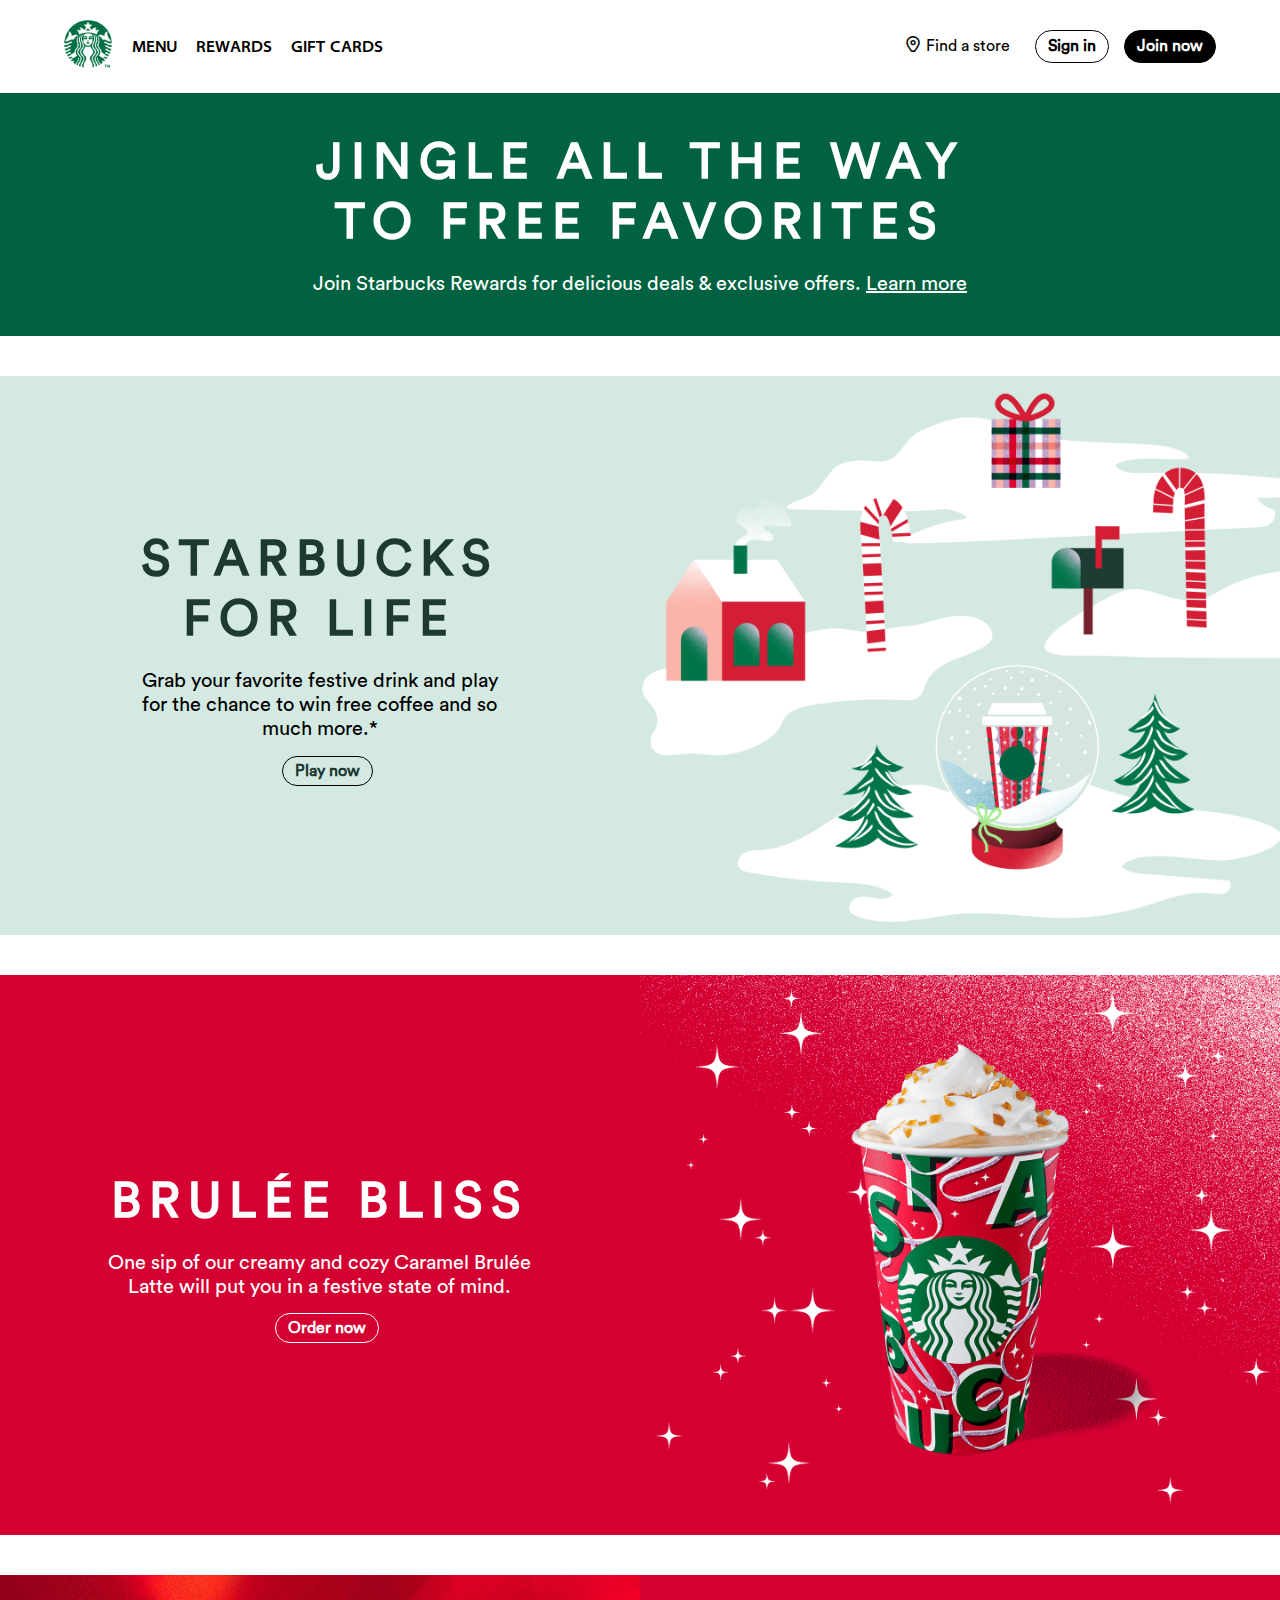
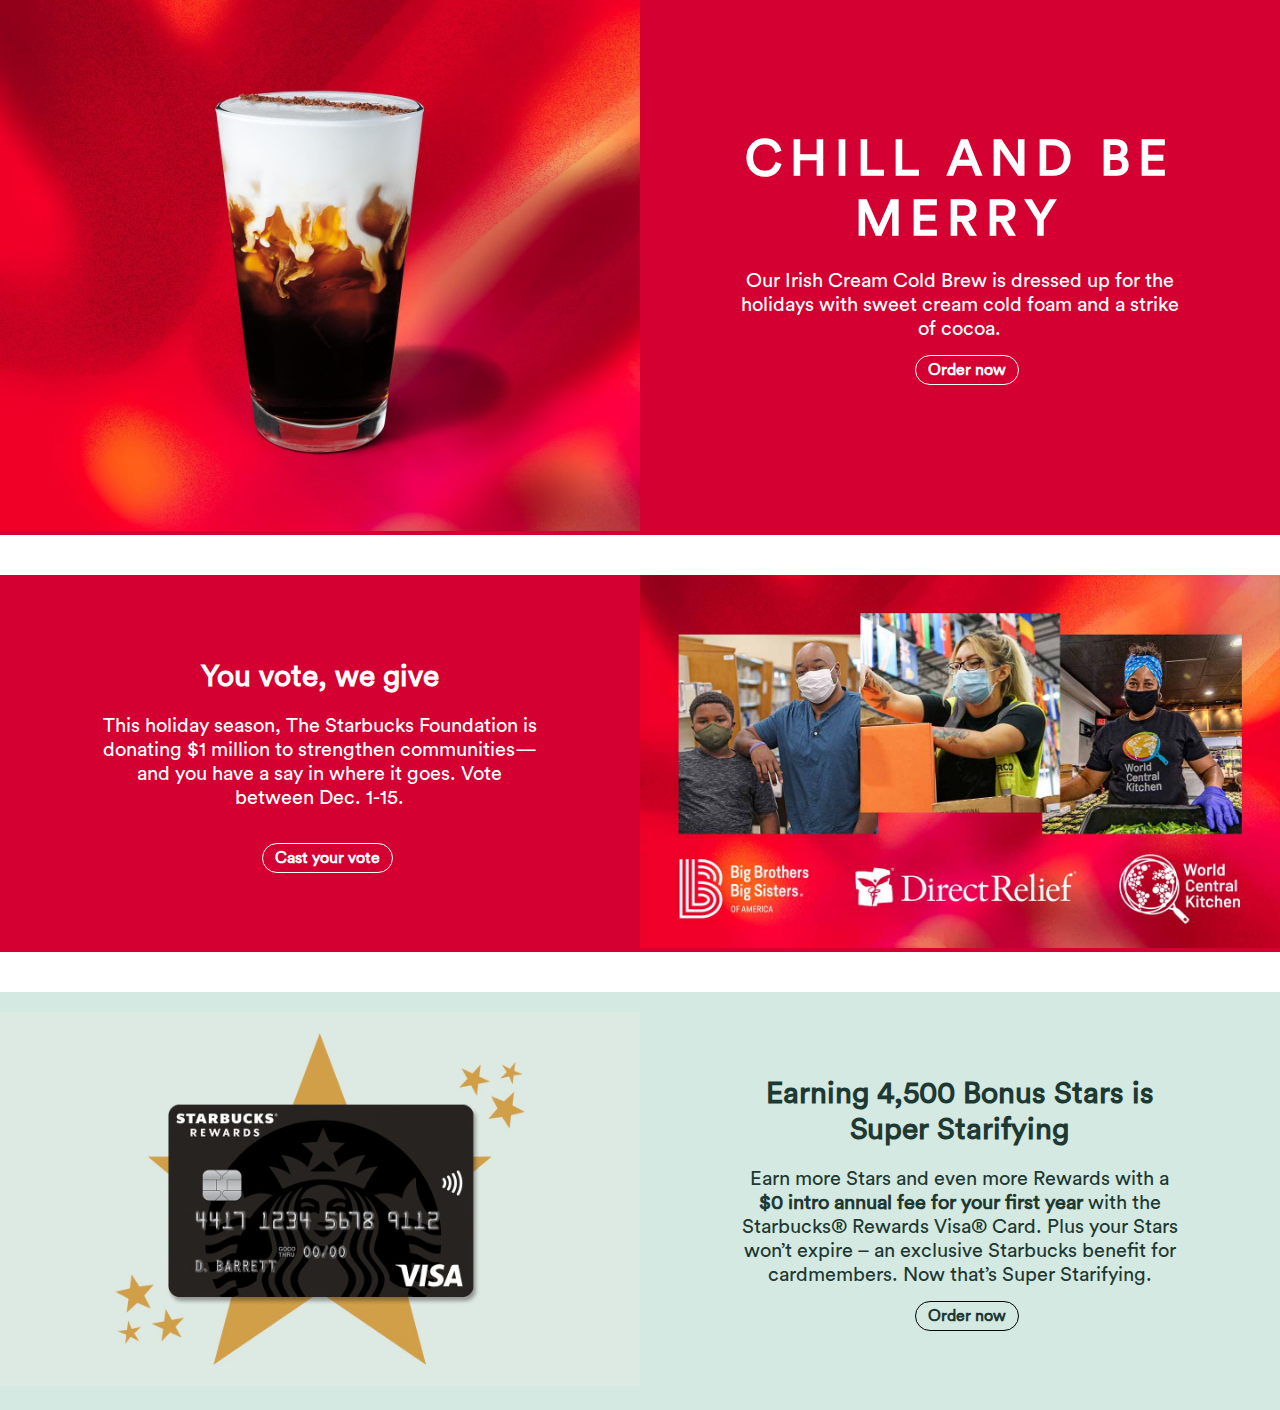
<file: starbucks/index.htm>
<!DOCTYPE html>
<html lang="en">
<head>
    <meta charset="UTF-8">
    <meta http-equiv="X-UA-Compatible" content="IE=edge">
    <meta name="viewport" content="width=device-width, initial-scale=1.0">
    <link rel="stylesheet" href="../css/style.css">
    <link rel="stylesheet" href="../css/starbucks.css">
    <link rel="stylesheet" href="../css/uicons/css/uicons-regular-rounded.css">
    <link rel="shortcut icon" href="./images/logo.svg.png" type="image/x-icon">
    <title>Starbucks Coffee Company</title>
    <!-- Global site tag (gtag.js) - Google Analytics -->
    <!-- <script async src="https://www.googletagmanager.com/gtag/js?id=G-TFGGKF6W4Q"></script>
    <script>
        window.dataLayer = window.dataLayer || [];
        function gtag(){dataLayer.push(arguments);}
        gtag('js', new Date());

        gtag('config', 'G-TFGGKF6W4Q');
    </script> -->
    
    <!-- Google tag (gtag.js) -->
    <script async src="https://www.googletagmanager.com/gtag/js?id=G-3J9LVNCZY1"></script>
    <script>
        window.dataLayer = window.dataLayer || [];
        function gtag(){dataLayer.push(arguments);}
        gtag('js', new Date());

        gtag('config', 'G-3J9LVNCZY1');
    </script>

</head>
<body>
    <div id="body-scroll">

        <div id="header" class="white-bg">
            <div class="width-90 margin-auto">
                <div class="padding-all-10 padding-s-all-5"></div>
                <div class="flex-row align-items-center justify-content-space-between">
                    <div class="col-6 flex-row align-items-center">
                        <div class="col-1 col-l-2 col-m-3 col-s-3"><img src="./images/logo.svg.png" class="img" alt=""></div>
                        <div class="hide">
                            <ul class="starbucks-ul-inline">
                                <li><a href="#">Menu</a></li>
                                <li><a href="#">Rewards</a></li>
                                <li><a href="#">Gift Cards</a></li>
                            </ul>
                        </div>
                    </div>
                    <div class="col-6 flex-row-reverse align-items-center">
                        <div class="show"><i class="fi fi-rr-menu-burger font-20 menu-burger"></i></div>
                        <a href="#" class="starbucks-btn black hide">Join now</a>
                        <a href="#" class="starbucks-btn hide">Sign in</a>
                        <a href="#" class="starbucks-location hide"><div class="flex-row align-items-center"><i class="fi fi-rr-marker padding-right-5"></i> Find a store</div></a>
                    </div>
                </div>
                <div class="padding-all-10 padding-s-all-5"></div>
            </div>
        </div>
        
        <div class="starbucks-deep-green-bg">
            <div class="padding-all-20"></div>
            <div class="width-55 width-l-80 width-m-90 width-s-80 margin-auto center-text">
                <div class="font-circular uppercase letter-spacing-8 font-50 font-lx-30 font-l-30 font-m-30 font-s-30 white-text bold-text">
                    JINGLE ALL THE WAY TO FREE FAVORITES
                </div><br>
                <div class="font-circular white-text font-20">Join Starbucks Rewards for delicious deals & exclusive offers. <a href="#" class="white">Learn more</a></div>
            </div>
            <div class="padding-all-20"></div>
        </div>

        <div class="padding-all-20"></div>
        <div class="starbucks-white-green-bg">
            <div class="row align-items-center">
                <div class="col-6 col-l-12 col-m-12 col-s-12 show">
                    <img src="./images/pic.png" alt="" class="img">
                </div>
                <div class="col-6 col-l-12 col-m-12 col-s-12">
                    <div class="padding-all-10"></div>
                    <div class="flex-column justify-content-center align-items-center">
                        <div class="width-60 width-lx-90 width-l-95 width-m-90 width-s-95 margin-auto center-text">
                            <div class="uppercase font-circular font-50 font-lx-30 font-l-30 font-m-30 font-s-30 bold-text letter-spacing-8 starbucks-deep-green-text">STARBUCKS FOR LIFE</div><br>
                            <div class="font-circular font-20">
                                Grab your favorite festive drink and play for the chance to win free coffee and so much more.*
                            </div><br>
                            <a href="#" class="starbucks-btn green">Play now</a>
                        </div>
                    </div>
                    <div class="padding-all-10"></div>
                </div>
                <div class="col-6 col-l-12 col-m-12 col-s-12 hide">
                    <img src="./images/pic.png" alt="" class="img">
                </div>
            </div>
        </div>

        <!-- checked -->
        <div class="padding-all-20"></div>
        <div class="starbucks-red-bg">
            <div class="row align-items-center">
                <div class="col-6 col-l-12 col-m-12 col-s-12 show">
                    <img src="./images/pic1.png" alt="" class="img">
                </div>
                <div class="col-6 col-l-12 col-m-12 col-s-12">
                    <div class="padding-all-10"></div>
                    <div class="flex-column justify-content-center align-items-center">
                        <div class="width-70 width-lx-90 width-l-95 width-m-90 width-s-95 margin-auto center-text">
                            <div class="uppercase font-circular font-50 font-lx-30 font-l-30 font-m-30 font-s-30 bold-text letter-spacing-8 white-text">BRULÉE BLISS</div><br>
                            <div class="font-circular font-20 white-text">
                                One sip of our creamy and cozy Caramel Brulée Latte will put you in a festive state of mind.
                            </div><br>
                            <a href="#" class="starbucks-btn white-text">Order now</a>
                        </div>
                    </div>
                    <div class="padding-all-10"></div>
                </div>
                <div class="col-6 col-l-12 col-m-12 col-s-12 hide">
                    <img src="./images/pic1.png" alt="" class="img">
                </div>
            </div>
        </div>

        <!-- checked -->
        <div class="padding-all-20"></div>
        <div class="starbucks-red-bg">
            <div class="row align-items-center">
                <div class="col-6 col-l-12 col-m-12 col-s-12">
                    <img src="./images/pic2.jpg" alt="" class="img">
                </div>
                <div class="col-6 col-l-12 col-m-12 col-s-12">
                    <div class="padding-all-10"></div>
                    <div class="flex-column justify-content-center align-items-center">
                        <div class="width-70 width-lx-90 width-l-95 width-m-90 width-s-95 margin-auto center-text">
                            <div class="uppercase font-circular font-50 font-lx-30 font-l-30 font-m-30 font-s-30 bold-text letter-spacing-8 white-text">CHILL AND BE MERRY</div><br>
                            <div class="font-circular font-20 white-text">
                                Our Irish Cream Cold Brew is dressed up for the holidays with sweet cream cold foam and a strike of cocoa.
                            </div><br>
                            <a href="#" class="starbucks-btn white-text">Order now</a>
                        </div>
                    </div>
                    <div class="padding-all-10"></div>
                </div>
            </div>
        </div>

        <!-- checked -->
        <div class="padding-all-20"></div>
        <div class="starbucks-red-bg">
            <div class="row align-items-center">
                <div class="col-6 col-l-12 col-m-12 col-s-12 show">
                    <img src="./images/pic3.jpg" alt="" class="img">
                </div>
                <div class="col-6 col-l-12 col-m-12 col-s-12">
                    <div class="padding-all-10"></div>
                    <div class="flex-column justify-content-center align-items-center">
                        <div class="width-70 width-lx-90 width-l-95 width-m-90 width-s-95 margin-auto center-text">
                            <div class="font-circular font-30 bold-text white-text">You vote, we give</div><br>
                            <div class="font-circular font-20 white-text">
                                This holiday season, The Starbucks Foundation is donating $1 million to strengthen communities—and you have a say in where it goes. Vote between Dec. 1-15.
                            </div><br><br>
                            <a href="#" class="starbucks-btn white-text">Cast your vote</a>
                        </div>
                    </div>
                    <div class="padding-all-10"></div>
                </div>
                <div class="col-6 col-l-12 col-m-12 col-s-12 hide">
                    <img src="./images/pic3.jpg" alt="" class="img">
                </div>
            </div>
        </div>

        <!-- checked -->
        <div class="padding-all-20"></div>
        <div class="starbucks-white-green-bg">
            <div class="padding-all-10"></div>
            <div class="row align-items-center">
                <div class="col-6 col-l-12 col-m-12 col-s-12">
                    <img src="./images/pic4.webp" alt="" class="img">
                </div>
                <div class="col-6 col-l-12 col-m-12 col-s-12">
                    <div class="padding-all-10"></div>
                    <div class="flex-column justify-content-center align-items-center">
                        <div class="width-70 width-lx-90 width-l-95 width-m-90 width-s-95 margin-auto center-text">
                            <div class="font-circular font-30 bold-text starbucks-deep-green-text">Earning 4,500 Bonus Stars is Super Starifying</div><br>
                            <div class="font-circular font-20 starbucks-deep-green-text">
                                Earn more Stars and even more Rewards with a <span class="bold-text">$0 intro annual fee for your first year</span> with the Starbucks® Rewards Visa® Card. Plus your Stars won’t expire – an exclusive Starbucks benefit for cardmembers. Now that’s Super Starifying.
                            </div><br>
                            <a href="#" class="starbucks-btn green">Order now</a>
                        </div>
                    </div>
                    <div class="padding-all-10"></div>
                </div>
            </div>
            <div class="padding-all-10"></div>
        </div>

    </div>

    <div class="side-bar width-100">
        <div class="width-l-60 width-m-80 width-s-80 white-bg height-auto relative overflow-hidden">
            <div class="width-80 margin-auto">
                <div class="padding-all-20"></div>
                <div>
                    <div id="menu" class="flex-row justify-content-space-between align-items-center font-circular font-20 cursor-pointer">
                        <div>Menu</div>
                        <div><i class="fi fi-rr-angle-small-right"></i></div>
                    </div><br><br>
                    <div>
                        <a href="#" class="font-circular font-20 padding-top-bottom-10">Reward</a>
                    </div><br><br>
                    <div>
                        <a href="#" class="font-circular font-20 padding-top-bottom-10">Gift Cards</a>
                    </div><br><br>
                </div>
                <hr><br>
                <div class="row align-items-center">
                    <a href="#" class="starbucks-btn">Sign in</a>
                    <a href="#" class="starbucks-btn black">Join now</a>
                </div><br>
                <a href="#" class="starbucks-location">
                    <div class="flex-row align-items-center"><i class="fi fi-rr-marker padding-right-5"></i> Find a store</div>
                </a>
                <div class="padding-all-20"></div>
            </div>
            <div class="absolute top-0 full white-bg menu-bar">
                <div class="menu-bg padding-all-20">
                    <div class="width-80 margin-auto">
                        <div class="width-50">
                            <div id="back-menu" class="row align-items-center justify-content-space-between font-20 cursor-pointer">
                                <div><i class="fi fi-rr-angle-small-left"></i></div>
                                <div class="font-circular">Menu</div>
                            </div>
                        </div>
                    </div>
                </div><br>
                <div class="width-80 margin-auto">
                    <a href="#">
                        <div class="padding-all-10 font-20 font-circular">All products</div>
                    </a><br>
                    <a href="#">
                        <div class="padding-all-10 font-20 font-circular">Featured</div>
                    </a><br>
                    <a href="#">
                        <div class="padding-all-10 font-20 font-circular">Previous Orders</div>
                    </a><br>
                    <a href="#">
                        <div class="padding-all-10 font-20 font-circular">Favorite Products</div>
                    </a>
                </div>
            </div>
        </div>
    </div>

    <script src="./script/index.js"></script>
</body>
</html>
</file>
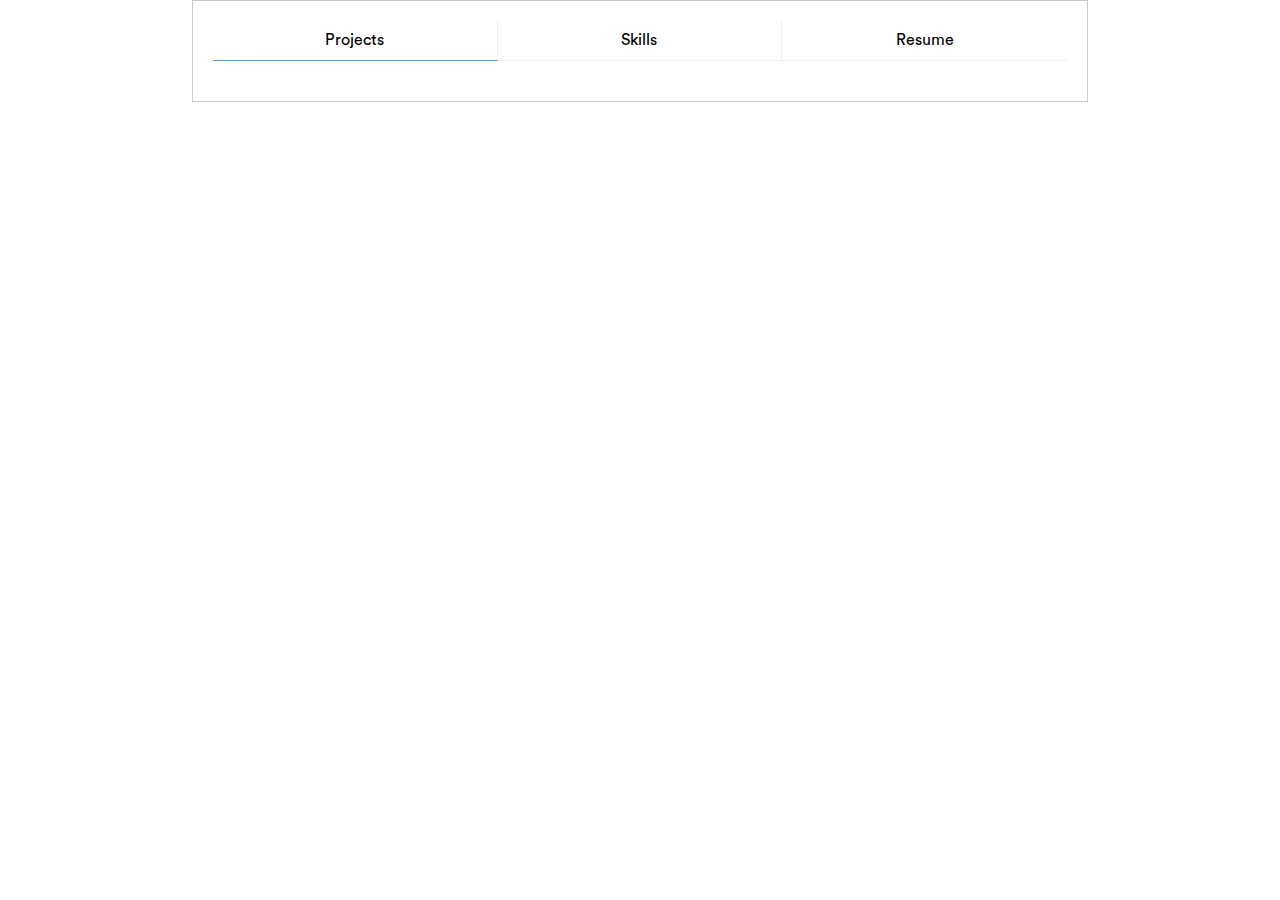
<file: index1.htm>
<!DOCTYPE html>
<html lang="en">
<head>
    <meta charset="UTF-8">
    <meta http-equiv="X-UA-Compatible" content="IE=edge">
    <meta name="viewport" content="width=device-width, initial-scale=1.0">
    <link rel="stylesheet" href="./css/style.css">
    <link rel="stylesheet" href="./css/mustapha.css">
    <link rel="stylesheet" href="./css/uicons/css/uicons-regular-rounded.css">
    <link rel="shortcut icon" href="./images/logo.png" type="image/x-icon">
    <title>Mustapha Muhammed Botchway</title>
    <!-- Global site tag (gtag.js) - Google Analytics -->
    <script async src="https://www.googletagmanager.com/gtag/js?id=G-TFGGKF6W4Q"></script>
    <script>
        window.dataLayer = window.dataLayer || [];
        function gtag(){dataLayer.push(arguments);}
        gtag('js', new Date());

        gtag('config', 'G-TFGGKF6W4Q');
    </script>
</head>
<body>
    <div class="width-70 width-lx-85 width-l-100 width-m-100 width-s-100 margin-auto border">
        <div data-personal></div>

        <div class="padding-all-20 padding-s-all-10">
            <div data-summary></div>

            <div>
                <div class="row justify-content-space-between">
                    <div class="dev-title active col-4">Projects</div>
                    <div class="dev-title col-4">Skills</div>
                    <div class="dev-title col-4">Resume</div>
                </div>
                
                <div class="dev-container active">
                    <div data-projects></div>
                </div>

                <div class="dev-container">
                    <div class="row">
                        <div class="dev-container-title">skills</div>
                    </div><br>
                    <div class="row" data-skills></div>
                </div>

                <div class="dev-container">
                    <div class="row">
                        <div class="dev-container-title">Resume</div>
                    </div><br>

                    <div class="width-100">
                        <embed src="./Resume.pdf" type="application/pdf">
                    </div>
                </div>
            </div>
        </div>
    </div>

    <script src="./script/index.js"></script>
</body>
</html>
</file>
<file: css/style.css>
@font-face{
  font-family: "JosefinSansLight";
    font-style: normal;
    font-weight: normal;
    src:url("../font/JosefinSans-Light.ttf")format("truetype");
}


@font-face{
  font-family: "JosefinSans";
    font-style: normal;
    font-weight: normal;
    src:url("../font/JosefinSans-Regular.ttf")format("truetype");
}

@font-face{
  font-family: "AllerBd";
    font-style: normal;
    font-weight: normal;
    src:url("../font/Aller_Bd.ttf")format("truetype");
}


@font-face{
  font-family: "AllerRg";
    font-style: normal;
    font-weight: normal;
    src:url("../font/Aller_Rg.ttf")format("truetype");
}

@font-face{
  font-family: "Sweet";
    font-style: normal;
    font-weight: normal;
    src:url("../font/Sweet.ttf")format("truetype");
}

@font-face{
  font-family: "AmaranthR";
    font-style: normal;
    font-weight: normal;
    src:url("../font/Amaranth-Regular.otf")format("opentype");
}

@font-face{
  font-family: "AmaranthI";
    font-style: italic;
    font-weight: normal;
    src:url("../font/Amaranth-Italic.otf")format("opentype");
}

@font-face{
  font-family: "AmaranthB";
    font-style: bold;
    font-weight: normal;
    src:url("../font/Amaranth-Bold.otf")format("opentype");
}

@font-face{
  font-family: "AmaranthBI";
    font-style: normal;
    font-weight: normal;
    src:url("../font/Amaranth-Bold.otf")format("opentype");
}

@font-face{
  font-family: "Calibri";
    font-style: normal;
    font-weight: normal;
    src:url("../font/Calibri.ttf")format("truetype");
}

@font-face{
  font-family: "Gotham";
    font-style: normal;
    font-weight: normal;
    src:url("../font/Gotham.ttf")format("truetype");
}

@font-face{
  font-family: "Helvetica";
    font-style: normal;
    font-weight: normal;
    src:url("../font/Helvetica.ttf")format("truetype");
}

@font-face{
  font-family: "HelveticaRounded";
    font-style: normal;
    font-weight: normal;
    src:url("../font/Helvetica-rounded.otf")format("opentype");
}

@font-face{
  font-family: "Montserrat";
    font-style: normal;
    font-weight: normal;
    src:url("../font/Montserrat-Regular.ttf")format("truetype");
}

@font-face{
  font-family: "Roboto";
    font-style: normal;
    font-weight: normal;
    src:url("../font/Roboto-Regular.ttf")format("truetype");
}

@font-face{
  font-family: "Gothic";
    font-style: normal;
    font-weight: normal;
    src:url("../font/CenturyGothic.ttf")format("truetype");
}

@font-face{
  font-family: "Circular";
    font-style: normal;
    font-weight: normal;
    src:url("../font/CircularStd-Book.otf")format("opentype");
}

@font-face{
  font-family: "Santana";
    font-style: normal;
    font-weight: normal;
    src:url("../font/Santana-RegularCondensed.ttf")format("truetype");
}

@font-face{
  font-family: "SantanaBold";
    font-style: normal;
    font-weight: normal;
    src:url("../font/Santana-Bold.ttf")format("truetype");
}

@font-face{
  font-family: "SantanaBlack";
    font-style: normal;
    font-weight: normal;
    src:url("../font/Santana-Black.ttf")format("truetype");
}

@font-face{
  font-family: "FlameRegular";
    font-style: normal;
    font-weight: normal;
    src:url("../font/FlameRegular.otf")format("opentype");
}

@font-face{
  font-family: "FlameBold";
    font-style: normal;
    font-weight: normal;
    src:url("../font/FlameBold.otf")format("opentype");
}

@font-face{
  font-family: "Flame";
    font-style: normal;
    font-weight: normal;
    src:url("../font/FlameSans.otf")format("opentype");
}

@font-face{
  font-family: "Dunkin";
    font-style: normal;
    font-weight: normal;
    src:url("../font/Dunkin-Sans.ttf")format("truetype");
}

:root{
  --font-size: 1em;
  --line-height: 1.2;
}

*{
  font-size: var(--font-size);
  padding: 0px;
  margin: 0px;
  /* list-style: none; */
  text-decoration: none;
  box-sizing: border-box;
  /*font-family: "AllerRg";*/
  line-height: var(--line-height);
}

html{
  scroll-behavior: smooth;
  font-size: 1em;
}

.font-gothic{
  font-family: "Gothic" !important;
}

.font-calibri{
  font-family: "Calibri" !important;
}

.font-gotham{
  font-family: "Gotham" !important;
}

.font-helvetica{
  font-family: "Helvetica" !important;
}

.font-helvetica-rounded{
  font-family: "HelveticaRounded" !important;
}

.font-montserrat{
  font-family: "Montserrat" !important;
}

.font-roboto{
  font-family: "Roboto" !important;
}

.font-amaranthBI{
  font-family: "AmaranthBI" !important;
}

.font-amaranthB{
  font-family: "AmaranthB" !important;
}

.font-amaranthI{
  font-family: "AmaranthI" !important;
}

.font-amaranthR{
  font-family: "AmaranthR" !important;
}

.font-sweet{
  font-family: "Sweet" !important;
}

.font-allerRg{
  font-family: "AllerRg" !important;
}

.font-allerBd{
  font-family: "AllerBd" !important;
}

.font-jsansLight{
  font-family: "JosefinSansLight" !important;
}

.font-jsans{
  font-family: "JosefinSans" !important;
}

.font-circular{
  font-family: "Circular" !important;
}

.font-santana{
  font-family: "Santana" !important;
}

.font-santana-bold{
  font-family: "SantanaBold" !important;
}

.font-santana-black{
  font-family: "SantanaBlack" !important;
}

.font-flame{
  font-family: "Flame" !important;
}

.font-flame-regular{
  font-family: "FlameRegular" !important;
}

.font-flame-bold{
  font-family: "FlameBold" !important;
}

.font-dunkin{
  font-family: "Dunkin" !important;
}

div, img, p{
  transition: all 80ms ease-in-out;
}


/*Start of visibility definition*/
.visibility-hidden{
  visibility: hidden;
}

.visibility-visible{
  visibility: visible;
}

.display-none{
  display: none;
}

.display-block{
  display: block;
}

/*End of visibility definition*/


.color-bg-grey{
  color: white;
  background-color: #333333;
}




/*Start of Width Definitions*/


/*Max-width definitions*/

.max-width-100{
  max-width: 100%;
}

.max-width-90{
  max-width: 90%;
}

.max-width-80{
  max-width: 80%;
}

.max-width-70{
  max-width: 70%;
}

.max-width-60{
  max-width: 60%;
}

.max-width-50{
  max-width: 50%;
}

.max-width-40{
  max-width: 40%;
}

.max-width-30{
  max-width: 30%;
}

.max-width-20{
  max-width: 20%;
}

.max-width-10{
  max-width: 10%;
}

/*End of Max Width defintions*/






/*Start of min-width definitions*/
.min-width-100{
  min-width: 100%;
}

.min-width-95{
  min-width: 95%;
}

.min-width-90{
  min-width: 90%;
}

.min-width-85{
  min-width: 85%;
}

.min-width-80{
  min-width: 80%;
}

.min-width-75{
  min-width: 75%;
}

.min-width-70{
  min-width: 70%;
}

.min-width-65{
  min-width: 65%;
}

.min-width-60{
  min-width: 60%;
}

.min-width-55{
  min-width: 55%;
}

.min-width-50{
  min-width: 50%;
}

.min-width-45{
  min-width: 45%;
}

.min-width-40{
  min-width: 40%;
}

.min-width-35{
  min-width: 35%;
}

.min-width-30{
  min-width: 30%;
}

.min-width-25{
  min-width: 25%;
}

.min-width-20{
  min-width: 20%;
}

.min-width-15{
  min-width: 15%;
}

.min-width-10{
  min-width: 10%;
}

.min-width-5{
  min-width: 5%;
}

.min-width-0{
  min-width: 0%;
}

/*End of min-width definitions*/







/*Normal width definitions*/
.width-auto{
  width: 100%;
}

.width-200{
  width: 200%;
}

.width-100{
  width: 100%;
}

.width-95{
  width: 95%;
}

.width-90{
  width: 90%;
}

.width-85{
  width: 85%;
}

.width-80{
  width: 80%;
}

.width-75{
  width: 75%;
}

.width-70{
  width: 70%;
}

.width-65{
  width: 65%;
}

.width-60{
  width: 60%;
}

.width-55{
  width: 55%;
}

.width-50{
  width: 50%;
}

.width-45{
  width: 45%;
}

.width-40{
  width: 40%;
}

.width-35{
  width: 35%;
}

.width-30{
  width: 30%;
}

.width-25{
  width: 25%;
}

.width-20{
  width: 20%;
}

.width-15{
  width: 15%;
}

.width-10{
  width: 10%;
}

.width-5{
  width: 5%;
}

.width-0{
  width: 0%;
}

/*End of width definitions*/








/*Start of Height definitions*/

/*Max height definitions*/

.max-height-100{
  max-height: 100vh;
}

.max-height-95{
  max-height: 95vh;
}

.max-height-90{
  max-height: 90vh;
}

.max-height-85{
  max-height: 85vh;
}

.max-height-80{
  max-height: 80vh;
}

.max-height-75{
  max-height: 75vh;
}

.max-height-70{
  max-height: 70vh;
}

.max-height-65{
  max-height: 65vh;
}

.max-height-60{
  max-height: 60vh;
}

.max-height-55{
  max-height: 55vh;
}

.max-height-50{
  max-height: 50vh;
}

.max-height-45{
  max-height: 45vh;
}

.max-height-40{
  max-height: 40vh;
}

.max-height-35{
  max-height: 35vh;
}

.max-height-30{
  max-height: 30vh;
}

.max-height-25{
  max-height: 25vh;
}

.max-height-20{
  max-height: 20vh;
}

.max-height-15{
  max-height: 15vh;
}

.max-height-10{
  max-height: 10vh;
}

.max-height-9{
  max-height: 9vh;
}

.max-height-8{
  max-height: 8vh;
}

.max-height-7{
  max-height: 7vh;
}

.max-height-6{
  max-height: 6vh;
}

.max-height-5{
  max-height: 5vh;
}

.max-height-1{
  max-height: 1vh;
}


/*End of Max height definitions*/






/*Start of Min-height definitions*/

.min-height-100{
  min-height: 100vh;
}

.min-height-95{
  min-height: 95vh;
}

.min-height-90{
  min-height: 90vh;
}

.min-height-85{
  min-height: 85vh;
}

.min-height-80{
  min-height: 80vh;
}

.min-height-75{
  min-height: 75vh;
}

.min-height-70{
  min-height: 70vh;
}

.min-height-65{
  min-height: 65vh;
}

.min-height-60{
  min-height: 60vh;
}

.min-height-55{
  min-height: 55vh;
}

.min-height-50{
  min-height: 50vh;
}

.min-height-45{
  min-height: 45vh;
}

.min-height-40{
  min-height: 40vh;
}

.min-height-35{
  min-height: 35vh;
}

.min-height-30{
  min-height: 30vh;
}

.min-height-25{
  min-height: 25vh;
}

.min-height-20{
  min-height: 20vh;
}

.min-height-15{
  min-height: 15vh;
}

.min-height-10{
  min-height: 10vh;
}

.min-height-9{
  min-height: 9vh;
}

.min-height-8{
  min-height: 8vh;
}

.min-height-7{
  min-height: 7vh;
}

.min-height-6{
  min-height: 6vh;
}

.min-height-5{
  min-height: 5vh;
}

.min-height-1{
  min-height: 1vh;
}


/*End of Min-height definitions*/








/*Normal height definitions*/

.height-auto{
  height: 100%;
}

.height-100{
  height: 100vh;
}

.height-95{
  height: 95vh;
}

.height-90{
  height: 90vh;
}

.height-85{
  height: 85vh;
}

.height-80{
  height: 80vh;
}

.height-75{
  height: 75vh;
}

.height-70{
  height: 70vh;
}

.height-65{
  height: 65vh;
}

.height-60{
  height: 60vh;
}

.height-55{
  height: 55vh;
}

.height-50{
  height: 50vh;
}

.height-45{
  height: 45vh;
}

.height-40{
  height: 40vh;
}

.height-35{
  height: 35vh;
}

.height-30{
  height: 30vh;
}

.height-25{
  height: 25vh;
}

.height-20{
  height: 20vh;
}

.height-15{
  height: 15vh;
}

.height-10{
  height: 10vh;
}

.height-9{
  height: 9vh;
}

.height-8{
  height: 8vh;
}

.height-7{
  height: 7vh;
}

.height-6{
  height: 6vh;
}

.height-5{
  height: 5vh;
}

.height-4{
  height: 4vh;
}

.height-3{
  height: 3vh;
}

.height-2{
  height: 2vh;
}

.height-1{
  height: 1vh;
}

/*End of height definitions*/







/*Navigation*/

.nav ul{
  position: relative;
}

/*.nav ul li{
  display: inline-block;
}*/

/*.nav ul li:hover{
  background: #333;
}*/

.nav ul li a,visited{
  /*color: #ccc;*/
  display: block;
  /*padding: 15px;*/
  padding: 19px 10px;
}

/*.nav ul li a:hover{
  color: #ccc;
}
*/

.nav ul li:hover ul{
  display: block;
}

.nav ul ul{
  display: none;
  position: absolute;
  background: #f0f0f0;
}

.nav ul ul li{
  display: block;
}

/*End of Navigation*/


















.container{
  width: 90%;
  margin: auto;
  height: 100%;
}

.full{
  width: 100%;
  height: 100%;
}


/*Start of Table definition*/

table, th, td{
  border: none;
}

table.table{
  width: 100%;
  display: table;
  border-collapse: collapse;
  border-spacing: 0;
  /*margin: 0px auto;*/
}

table.striped tr {
  border-bottom: none;
}

table.striped > tbody > tr:nth-child(odd) {
  background-color: rgba(242, 242, 242, 0.5);
}

table.striped > tbody > tr > td {
  border-radius: 0;
}

table.highlight > tbody > tr {
  -webkit-transition: background-color .25s ease;
  transition: background-color .25s ease;
}

table.highlight > tbody > tr:hover {
  background-color: rgba(242, 242, 242, 0.5);
}

tr {
  border-bottom: 1px solid rgba(0, 0, 0, 0.12);
}

td, th {
  padding: 10px 5px;
  display: table-cell;
  text-align: left;
  vertical-align: middle;
  border-radius: 2px;
}

table.table.bordered tr th, table.table.bordered tr td{
  border: 0.5px solid grey;
}

tr.bordered th, tr.bordered td{
  border: 0.5px solid grey;
}

th.bordered{
  border: 0.5px solid grey;
}

td.bordered{
  border: 0.5px solid grey;
}



/*Start of table background color definitions*/

tr.red-bg th, tr.red-bg td, td.red-bg, th.red-bg{
  background-color: #e3263c;
}

tr.yellow-bg th, tr.yellow-bg td, td.yellow-bg, th.yellow-bg{
  background-color: #feae02;
}

tr.green-bg th, tr.green-bg td, td.green-bg, th.green-bg{
  background-color: #23a201;
}

tr.grey-bg th, tr.grey-bg td, td.grey-bg, th.grey-bg{
  background-color: #6d706c;
}

tr.deep-grey-bg th, tr.deep-grey-bg td, td.deep-grey-bg, th.deep-grey-bg{
  background-color: #333333;
}

tr.black-bg th, tr.black-bg td, td.black-bg, th.black-bg{
  background-color: black;
}

tr.blue-bg th, tr.blue-bg td, td.blue-bg, th.blue-bg{
  background-color: #1a6ae3;
}

tr.deep-blue-bg th, tr.deep-blue-bg td, td.deep-blue-bg, th.deep-blue-bg{
  background-color: #0a1d3a;
}

tr.transparent-bg th, tr.transparent-bg td, td.transparent-bg, th.transparent-bg{
  background-color: transparent;
}

tr.light-grey-bg th, tr.light-grey-bg td, td.light-grey-bg, th.light-grey-bg{
  background-color: #1a6ae3;
}

tr.off-white-bg th, tr.off-white-bg td, td.off-white-bg, th.off-white-bg{
  background-color: #f0f0f0;
}

tr.light-yellow-bg th, tr.light-yellow-bg td, td.light-yellow-bg, th.light-yellow-bg{
  background-color: #f6c252;
}

/*End of table background color*/



/*Start of table text color definitions*/

tr.red-text th, tr.red-text td, td.red-text, th.red-text{
  color: #e3263c;
}

tr.yellow-text th, tr.yellow-text td, td.yellow-text, th.yellow-text{
  color: #feae02;
}

tr.green-text th, tr.green-text td, td.green-text, th.green-text{
  color: #23a201;
}

tr.grey-text th, tr.grey-text td, td.grey-text, th.grey-text{
  color: #6d706c;
}

tr.deep-grey-text th, tr.deep-grey-text td, td.deep-grey-text, th.deep-grey-text{
  color: #333333;
}

tr.black-text th, tr.black-text td, td.black-text, th.black-text{
  color: black;
}

tr.blue-text th, tr.blue-text td, td.blue-text, th.blue-text{
  color: #1a6ae3;
}

tr.deep-blue-text th, tr.deep-blue-text td, td.deep-blue-text, th.deep-blue-text{
  color: #0a1d3a;
}

tr.light-grey-text th, tr.light-grey-text td, td.light-grey-text, th.light-grey-text{
  color: #1a6ae3;
}

tr.off-white-text th, tr.off-white-text td, td.off-white-text, th.off-white-text{
  color: #f0f0f0;
}

tr.light-yellow-text th, tr.light-yellow-text td, td.light-yellow-text, th.light-yellow-text{
  color: #f6c252;
}

/*End of table text color definitions*/


/*Start of table text align definitions*/

table.right-text thead tr th, table.right-text tbody tr td{
  text-align: right;
}

table.center-text thead tr th, table.center-text tbody tr td{
  text-align: center;
}

table.left-text thead tr th, table.left-text tbody tr td{
  text-align: left;
}

table.justify-text thead tr th, table.justify-text tbody tr td{
  text-align: justify;
}


tr.right-text th, tr.right-text td{
  text-align: right;
}

tr.center-text th, tr.center-text td{
  text-align: center;
}

tr.left-text th, tr.left-text td{
  text-align: left;
}

tr.justify-text th, tr.justify-text td{
  text-align: justify;
}


th.left-text, td.left-text{
  text-align: left;
}

th.right-text, td.right-text{
  text-align: right;
}

th.center-text, td.center-text{
  text-align: center;
}

th.justify-text, td.justify-text{
  text-align: left;
}

/*End of table text align definitions*/


/*Float table definitions*/
table.left{
  float: left;
}

table.right{
  float: right;
}

/*End of table definitions*/


/*Start of table font family definitions*/

table.allerBd, thead.allerBd, tbody.allerBd, tr.allerBd, th.allerBd, th.allerBd{
  font-family: "AllerBd";
}

table.allerRg, thead.allerRg, tbody.allerRg, tr.allerRg, th.allerRg, td.allerRg{
  font-family: "AllerRg";
}

table.sweet, thead.sweet, tbody.sweet, tr.sweet, th.sweet, td.sweet{
  font-family: "Sweet";
}

/*End of table font family definitions*/


/*Start of font size definitions*/

table.font-10, tr.font-10, th.font-10, th.font-10{
  font-size: 10px;
}

table.font-11, tr.font-11, th.font-11, th.font-11{
  font-size: 11px;
}

table.font-12, tr.font-12, th.font-12, th.font-12{
  font-size: 12px;
}

table.font-13, tr.font-13, th.font-13, th.font-13{
  font-size: 13px;
}

table.font-14, tr.font-14, th.font-14, th.font-14{
  font-size: 14px;
}

table.font-15, tr.font-15, th.font-15, th.font-15{
  font-size: 15px;
}

table.font-16, tr.font-16, th.font-16, th.font-16{
  font-size: 16px;
}

table.font-17, tr.font-17, th.font-17, th.font-17{
  font-size: 17px;
}

table.font-18, tr.font-18, th.font-18, th.font-18{
  font-size: 18px;
}

table.font-19, tr.font-19, th.font-19, th.font-19{
  font-size: 19px;
}

table.font-20, tr.font-20, th.font-20, th.font-20{
  font-size: 20px;
}

table.font-25, tr.font-25, th.font-25, th.font-25{
  font-size: 25px;
}

table.font-30, tr.font-30, th.font-30, th.font-30{
  font-size: 30px;
}

table.font-35, tr.font-35, th.font-35, th.font-35{
  font-size: 35px;
}

table.font-40, tr.font-40, th.font-40, th.font-40{
  font-size: 40px;
}

table.font-45, tr.font-45, th.font-45, th.font-45{
  font-size: 45px;
}

table.font-50, tr.font-50, th.font-50, th.font-50{
  font-size: 50px;
}

table.font-60, tr.font-60, th.font-60, th.font-60{
  font-size: 60px;
}

/*End of font size definitions*/



/*End of table definitons*/





/*Start of flex defintions*/

.row{
  width: 100%;
  display: flex;
  flex-direction: row;
  flex-wrap: wrap;
}

.flex-row{
  width: 100%;
  display: flex;
  flex-direction: row;
}

.flex-row-reverse{
  display: flex;
  flex-direction: row-reverse;
}

.flex-column{
  display: flex;
  flex-direction: column;
}

.flex-column-reverse{
  display: flex;
  flex-direction: column-reverse;
}

.justify-content-center{
  justify-content: center;
}

.align-items-center{
  align-items: center;
}

.flex-wrap{
  flex-wrap: wrap;
}

.justify-content-space-around{
  justify-content: space-around;
}

.justify-content-space-between{
  justify-content: space-between;
}

.flex-wrap-reverse{
  flex-wrap: wrap-reverse;
}

.col-1{
  width: 8.333%;
}

.col-2{
  width: 16.666%;
}

.col-3{
  width: 24.999%;
}

.col-4{
  width: 33.332%;
}

.col-5{
  width: 41.665%;
}

.col-6{
  width: 49.998%;
}

.col-7{
  width: 58.331%;
}

.col-8{
  width: 66.664%;
}

.col-9{
  width: 74.997%;
}

.col-10{
  width: 83.333%;
}

.col-11{
  width: 91.663%;
}

.col-12{
  width: 99.996%;
}

/*End of flex defintions*/







/*Start of color definitions*/

.white-text{
  color: white;
}

.red-text{
  color: #e3263c;
}

.yellow-text{
  color: #feae02;
}

.green-text{
  color: #23a201;
}

.grey-text{
  color: #6d706c;
}

.deep-grey-text{
  color: #444343;
}

.deep-grey-text{
  color: #333333;
}

.black-text{
  color: black;
}

.blue-text{
  color: #1a6ae3;
}

.deep-blue-text{
  color: #0a1d3a;
}

.transparent-bg{
  background-color: transparent;
}

.deep-grey-bg{
  background-color: #333333;
}

.light-grey-bg{
  background-color: #ddd;
}

.deep-blue-bg{
  background-color: #0a1d3a;
}

.blue-bg{
  background-color: #1a6ae3;
}

.white-bg{
  background-color: white;
}

.off-white-bg{
  background-color: #f0f0f0;
}

.red-bg{
  background-color: #e3263c;
}

.yellow-bg{
  background-color: #feae02;
}

.light-yellow-bg{
  background-color: #f6c252;
}

.green-bg{
  background-color: #23a201;
}

.grey-bg{
  background-color: #6d706c;
  opacity: 0.8;
}

.black-bg{
  background-color: black;
}

.dirty-white-bg{
  background-color: #d1cfd0;
}

.light-green-bg{
  background-color: #3eb592;
}

/*End of color definition*/









/*Start of button and Input definitions*/

button.fixed{
  position: fixed;
}

button.absolute{
  position: absolute;
}

button.relative{
  position: relative;
}

button.top-0{
  top: 0;
}

button.top-10{
  top: 10%;
}

button.top-20{
  top: 20%;
}

button.top-30{
  top: 30%;
}

button.top-40{
  top: 40%;
}

button.top-50{
  top: 50%;
}

button.bottom-0{
  bottom: 0;
}

button.bottom-10{
  bottom: 10%;
}

button.bottom-20{
  bottom: 20%;
}

button.bottom-30{
  bottom: 30%;
}

button.bottom-40{
  bottom: 40%;
}

button.bottom-50{
  bottom: 50%;
}

button.transparent, input[type=text].transparent, input[type=submit].transparent, input[type=password].transparent, input[type=number].transparent{
  background-color: transparent;
  border: none;
}

button.disabled{
  color: #f1f1f1;
}

button.deep-grey-text{
  color: #333333;
}

button.font-10{
  font-size: 10px;
}

button.font-20{
  font-size: 20px;
}

button.font-30{
  font-size: 30px;
}

button.font-40{
  font-size: 40px;
}

button.font-40{
  font-size: 40px;
}

button.button-yellow:active, button.ghost:active, div.btn:active{
  background-color: red;
  transform: scale(0.95);
}

button.ghost{
  padding: 15px 45px;
  border-radius: 50px;
  border: 1px solid #feae02;
  background-color: transparent;
}

button.red-bg{
  background-color: #e3263c;
}

button.rounded-5{
  border-radius: 5px;
}

button.white-text{
  color: white;
}

button.padding-15{
  padding: 15px 15px;
}

button.button-yellow{
  padding: 15px 45px;
  border-radius: 50px;
  background-color: #feae02;
  border: none;
  transition: all 100ms ease-in;
}

textarea{
  width: 100%;
  background-color: #ddd;
  padding: 10px 15px;
  border: none;
  height: 250px;
}

textarea:focus{
  background-color: lightblue;
}

select{
  width: 100%;
  padding: 10px 15px;
 /* border: none;*/
}

input[type=text]{
  width: 100%;
  background-color: #ddd;
  padding: 0.625em 0.9375em;
  border: none;
}

.input{
  width: 100%;
  padding: 0.625em 0.9375em;
  background-color: #ddd;
  border: none;
}

input[type=date].input{
  width: 100%;
  padding: 10px 15px;
  background-color: #ddd;
  border: none;
}

input[type=file].input{
  width: 100%;
  padding: 10px 15px;
  background-color: #ddd;
  border: none;
}

input[type=number].input{
  width: 100%;
  padding: 10px 15px;
  background-color: #ddd;
  border: none;
}

input[type=text]:focus{
  background-color: lightblue;
}

input[type=submit], button{
  border: none;
  padding: 10px 35px;
  background-color: #23a201;
  border-radius: 2px;
  transition: all 100ms ease-in;
}

input[type=submit]:active, button:active{
  background-color: red;
  transform: scale(0.95);
}

input[type=submit]:hover, button.button-yellow:hover, button.ghost:hover{
  transform: translateY(-5%);
}

button.btn, input[type=submt].btn{
  padding: 15px 35px;
}


div.btn{
  display: flex;
  flex-direction: column;
  justify-content: center;
  align-items: center;
}

input.transparent{
  background-color: transparent;
  border: 1px solid black;
}

textarea.transparent{
  background-color: transparent;
  border: 1px solid black;
}

textarea.allerRg{
  font-family: "AllerRg";
}

button.border-all-1, input[type=text].border-all-1, input[type=submit].border-all-1, input[type=password].border-all-1, input[type=number].border-all-1, input[type=file].border-all-1{
  border: 1px solid black;
}

button.width-100, input[type=text].width-100, input[type=password].width-100, input[type=submit].width-100, input[type=date].width-100, input[type=number].width-100{
  width: 100%;
}

button.width-90, input[type=text].width-90, input[type=password].width-90, input[type=submit].width-90, input[type=date].width-90, input[type=number].width-90{
  width: 90%;
}

button.width-80, input[type=text].width-80, input[type=password].width-80, input[type=submit].width-80, input[type=date].width-80, input[type=number].width-80{
  width: 80%;
}

button.width-70, input[type=text].width-70, input[type=password].width-70, input[type=submit].width-70, input[type=date].width-70, input[type=number].width-70{
  width: 70%;
}

button.width-60, input[type=text].width-60, input[type=password].width-60, input[type=submit].width-60, input[type=date].width-60, input[type=number].width-60{
  width: 60%;
}

button.width-50, input[type=text].width-50, input[type=password].width-50, input[type=submit].width-50, input[type=date].width-50, input[type=number].width-50{
  width: 50%;
}

button.width-40, input[type=text].width-40, input[type=password].width-40, input[type=submit].width-40, input[type=date].width-40, input[type=number].width-40{
  width: 40%;
}

button.width-30, input[type=text].width-30, input[type=password].width-30, input[type=submit].width-30, input[type=date].width-30, input[type=number].width-30{
  width: 30%;
}

button.width-20, input[type=text].width-20, input[type=password].width-20, input[type=submit].width-20, input[type=date].width-20, input[type=number].width-20{
  width: 20%;
}

button.width-10, input[type=text].width-10, input[type=password].width-10, input[type=submit].width-10, input[type=date].width-10, input[type=number].width-10{
  width: 10%;
}










button.height-8, input[type=text].height-8, input[type=password].height-8, input[type=submit].height-8, input[type=date].height-8, input[type=number].height-8{
  height: 8vh;
}

button.height-10, input[type=text].height-10, input[type=password].height-10, input[type=submit].height-10, input[type=date].height-10, input[type=number].height-10{
  height: 10vh;
}

button.height-20, input[type=text].height-20, input[type=password].height-20, input[type=submit].height-20, input[type=date].height-20, input[type=number].height-20{
  height: 20vh;
}

button.height-30, input[type=text].height-30, input[type=password].height-30, input[type=submit].height-30, input[type=date].height-30, input[type=number].height-30{
  height: 30vh;
}

button.height-40, input[type=text].height-40, input[type=password].height-40, input[type=submit].height-40, input[type=date].height-40, input[type=number].height-40{
  height: 40vh;
}

button.height-50, input[type=text].height-50, input[type=password].height-50, input[type=submit].height-50, input[type=date].height-50, input[type=number].height-50{
  height: 50vh;
}

button.height-60, input[type=text].height-60, input[type=password].height-60, input[type=submit].height-60, input[type=date].height-60, input[type=number].height-60{
  height: 60vh;
}

button.height-70, input[type=text].height-70, input[type=password].height-70, input[type=submit].height-70, input[type=date].height-70, input[type=number].height-70{
  height: 70vh;
}

button.height-80, input[type=text].height-80, input[type=password].height-80, input[type=submit].height-80, input[type=date].height-80, input[type=number].height-80{
  height: 80vh;
}

















button.white-text, input[type=text].white-text, input[type=password].white-text, input[type=submit].white-text, input[type=date].white-text, input[type=number].white-text{
  color: white;
}

button.red-text, input[type=text].red-text, input[type=password].red-text, input[type=submit].red-text, input[type=date].red-text, input[type=number].red-text{
  color: #e3263c;
}

button.yellow-text, input[type=text].yellow-text, input[type=password].yellow-text, input[type=submit].yellow-text, input[type=date].yellow-text, input[type=number].yellow-text{
  color: #feae02;
}

button.green-text, input[type=text].green-text, input[type=password].green-text, input[type=submit].green-text, input[type=date].green-text, input[type=number].green-text{
  color: #23a201;
}

button.grey-text, input[type=text].grey-text, input[type=password].grey-text, input[type=submit].grey-text, input[type=date].grey-text, input[type=number].grey-text{
  color: #6d706c;
}

button.deep-grey-text, input[type=text].deep-grey-text, input[type=password].deep-grey-text, input[type=submit].deep-grey-text, input[type=date].grey-text, input[type=number].deep-grey-text{
  color: #333333;
}

button.black-text, input[type=text].black-text, input[type=password].black-text, input[type=submit].black-text, input[type=date].black-text, input[type=number].black-text{
  color: black;
}

button.blue-text, input[type=text].blue-text, input[type=password].blue-text, input[type=submit].blue-text, input[type=date].blue-text, input[type=number].blue-text{
  color: #1a6ae3;
}

button.deep-blue-text, input[type=text].deep-blue-text, input[type=password].deep-blue-text, input[type=submit].deep-blue-text, input[type=date].deep-blue-text, input[type=number].deep-blue-text{
  color: #0a1d3a;
}

button.light-grey-text, input[type=text].light-grey-text, input[type=password].light-grey-text, input[type=submit].light-grey-text, input[type=date].light-grey-text, input[type=number].light-grey-text{
  color: #ddd;
}

button.light-yellow-text, input[type=text].light-yellow-text, input[type=password].light-yellow-text, input[type=submit].light-yellow-text, input[type=date].light-yellow-text, input[type=number].light-yellow-text{
  color: #f6c252;
}

button.light-green-text, input[type=text].light-green-text, input[type=password].light-green-text, input[type=submit].light-green-text, input[type=date].light-green-text, input[type=number].light-green-text{
  color: #3eb592;
}











button.white-bg, input[type=text].white-bg, input[type=password].white-bg, input[type=submit].white-bg, input[type=date].white-bg, input[type=number].white-bg{
  background-color: white;
}

button.red-bg, input[type=text].red-bg, input[type=password].red-bg, input[type=submit].red-bg, input[type=date].red-bg, input[type=number].red-bg{
  background-color: #e3263c;
}

button.yellow-bg, input[type=text].yellow-bg, input[type=password].yellow-bg, input[type=submit].yellow-bg, input[type=date].yellow-bg, input[type=number].yellow-bg{
  background-color: #feae02;
}

button.green-bg, input[type=text].green-bg, input[type=password].green-bg, input[type=submit].green-bg, input[type=date].green-bg, input[type=number].green-bg{
  background-color: #23a201;
}

button.grey-bg, input[type=text].grey-bg, input[type=password].grey-bg, input[type=submit].grey-bg, input[type=date].grey-bg, input[type=number].grey-bg{
  background-color: #6d706c;
}

button.deep-grey-bg, input[type=text].deep-grey-bg, input[type=password].deep-grey-bg, input[type=submit].deep-grey-bg, input[type=date].grey-bg, input[type=number].deep-grey-bg{
  background-color: #333333;
}

button.black-bg, input[type=text].black-bg, input[type=password].black-bg, input[type=submit].black-bg, input[type=date].black-bg, input[type=number].black-bg{
  background-color: black;
}

button.blue-bg, input[type=text].blue-bg, input[type=password].blue-bg, input[type=submit].blue-bg, input[type=date].blue-bg, input[type=number].blue-bg{
  background-color: #1a6ae3;
}

button.deep-blue-bg, input[type=text].deep-blue-bg, input[type=password].deep-blue-bg, input[type=submit].deep-blue-bg, input[type=date].deep-blue-bg, input[type=number].deep-blue-bg{
  background-color: #0a1d3a;
}

button.light-grey-bg, input[type=text].light-grey-bg, input[type=password].light-grey-bg, input[type=submit].light-grey-bg, input[type=date].light-grey-bg, input[type=number].light-grey-bg{
  background-color: #ddd;
}

button.light-yellow-bg, input[type=text].light-yellow-bg, input[type=password].light-yellow-bg, input[type=submit].light-yellow-bg, input[type=date].light-yellow-bg, input[type=number].light-yellow-bg{
  background-color: #f6c252;
}

button.light-green-bg, input[type=text].light-green-bg, input[type=password].light-green-bg, input[type=submit].light-green-bg, input[type=date].light-green-bg, input[type=number].light-green-bg{
  background-color: #3eb592;
}







button.uppercase, input[type=text].uppercase, input[type=password].uppercase, input[type=submit].uppercase, input[type=date].uppercase, input[type=number].uppercase{
  text-transform: uppercase;
}

button.lowercase, input[type=text].lowercase, input[type=password].lowercase, input[type=submit].lowercase, input[type=date].lowercase, input[type=number].lowercase{
  text-transform: lowercase;
}

button.capitalize, input[type=text].capitalize, input[type=password].capitalize, input[type=submit].capitalize, input[type=date].capitalize, input[type=number].capitalize{
  text-transform: capitalize;
}

button.allerRg, input[type=text].allerRg, input[type=password].allerRg, input[type=submit].allerRg, input[type=date].allerRg, input[type=number].allerRg{
  font-family: "AllerRg"
}

button.allerBd, input[type=text].allerBd, input[type=password].allerBd, input[type=submit].allerBd, input[type=date].allerBd, input[type=number].allerBd{
  font-family: "AllerBd"
}





/*End of Button and Input defintions*/





























/*Round Edges*/

div.round, input.round, button.round, form.round, table.round, span.round{
  border-radius: 2px;
}

div.round-5, input.round-5, button.round-5, form.round-5, table.round-5, span.round-5{
  border-radius: 5px;
}

div.round-10, input.round-10, button.round-10, form.round-10, table.round-10, span.round-10{
  border-radius: 10px;
}

div.round-15, input.round-15, button.round-15, form.round-15, table.round-15, span.round-15{
  border-radius: 15px;
}


/*End of Round Edges*/







/*Start of float definitions*/
.left{
  float: left;
}

.right{
  float: right;
}

/*End of float definitions*/




/*Start of position defintions*/

.absolute{
  position: absolute;
}

.relative{
  position: relative;
}

.fixed{
  position: fixed;
}

/*End of position defintions*/




/*Start of Top Definitions*/

.top-0{
  top: 0px;
}

.top-5{
  top: 5%;
}

.top-10{
  top: 10%;
}

.top-15{
  top: 15%;
}

.top-20{
  top: 20%;
}

.top-25{
  top: 25%;
}

.top-30{
  top: 30%;
}

.top-35{
  top: 35%;
}

.top-40{
  top: 40%;
}

.top-45{
  top: 45%;
}

.top-50{
  top: 50%;
}

/*End of Top defintions*/









/*Start of Bottom definitions*/

.bottom-0{
  bottom: 0px;
}

.bottom-5{
  bottom: 5%;
}

.bottom-10{
  bottom: 15%;
}

.bottom-20{
  bottom: 20%;
}

.bottom-25{
  bottom: 25%;
}

.bottom-30{
  bottom: 30%;
}

.bottom-35{
  bottom: 35%;
}

.bottom-40{
  bottom: 40%;
}

.bottom-45{
  bottom: 45%;
}

.bottom-50{
  bottom: 50%;
}

.bottom-55{
  bottom: 55%;
}

.bottom-60{
  bottom: 60%;
}

.bottom-65{
  bottom: 65%;
}

.bottom-70{
  bottom: 70%;
}

.bottom-75{
  bottom: 75%;
}

/*End of Bottom Definitions*/





/*Start of Left Defintions*/

.left-0{
  left: 0;
}

.left-5{
  left: 5%;
}

.left-10{
  left: 10%;
}

.left-15{
  left: 15%;
}

.left-20{
  left: 20%;
}

.left-25{
  left: 25%;
}

.left-30{
  left: 30%;
}

.left-35{
  left: 35%;
}

.left-40{
  left: 40%;
}

.left-45{
  left: 45%;
}

.left-50{
  left: 50%;
}

.left-55{
  left: 55%;
}

.left-60{
  left: 60%;
}

/*End of Left definitions*/











/*Start of Right Definitions*/

.right-0{
  right: 0px;
}

.right-1{
  right: 1%;
}

.right-2{
  right: 2%;
}

.right-3{
  right: 3%;
}

.right-4{
  right: 4%;
}

.right-5{
  right: 5%;
}

.right-6{
  right: 6%;
}

.right-7{
  right: 7%;
}

.right-8{
  right: 8%;
}

.right-9{
  right: 9%;
}

.right-10{
  right: 10%;
}

.right-15{
  right: 15%;
}

.right-20{
  right: 20%;
}

.right-25{
  right: 25%;
}

.right-30{
  right: 30%;
}

.right-35{
  right: 35%;
}

.right-40{
  right: 40%;
}

.right-45{
  right: 45%;
}

.right-50{
  right: 50%;
}

.right-55{
  right: 55%;
}

.right-60{
  right: 60%;
}
 

/*End of Right Definitions*/












/*Start of Margin defintions*/

.margin-auto{
  margin: 0px auto;
}

.margin-top-10{
  margin-top: 0.625em;
}

.margin-top-20{
  margin-top: 1.25em;
}

.margin-top-25{
  margin-top: 1.5625em;
}

.margin-top-30{
  margin-top: 1.875em;
}

.margin-top-40{
  margin-top: 2.5em;
}

.margin-top-50{
  margin-top: 3.125em;
}

.margin-top-60{
  margin-top: 3.75em;
}

.margin-top-70{
  margin-top: 4.375em;
}

.margin-top-80{
  margin-top: 5em;
}

.margin-top-90{
  margin-top: 5.625em;
}

.margin-top-100{
  margin-top: 6.25em;
}

.margin-bottom-5{
  margin-bottom: calc(5px * 1);
}

.margin-bottom-10{
  margin-bottom: 0.625em;
}

.margin-bottom-20{
  margin-bottom: 1.25em;
}

.margin-bottom-30{
  margin-bottom: 1.875em;
}

.margin-bottom-40{
  margin-bottom: 2.5em;
}

.margin-bottom-50{
  margin-bottom: 3.125em;
}

input.margin-top-10{
  margin-top: 0.625em;
}

input.margin-top-20{
  margin-top: 1.25em;
}

input.margin-top-30{
  margin-top: 1.875em;
}

input.margin-top-40{
  margin-top: 2.5em;
}

input.margin-top-50{
  margin-top: 3.125em;
}

textarea.margin-top-10{
  margin-top: 0.625em;
}

textarea.margin-top-20{
  margin-top: 1.25em;
}

textarea.margin-top-30{
  margin-top: 1.875em;
}

textarea.margin-top-40{
  margin-top: 2.5em;
}

textarea.margin-top-50{
  margin-top: 3.125em;
}

/*End of margin definitions*/










/*Start of padding defintions*/

.padding-right-10{
  padding-right: 0.625em;
}

.padding-left-10{
  padding-left: 0.625em;
}

.padding-right-11{
  padding-right: 0.6875em;
}

.padding-left-11{
  padding-left: 0.6875em;
}

.padding-right-12{
  padding-right: 0.75em;
}

.padding-left-12{
  padding-left: 0.75em;
}

.padding-right-13{
  padding-right: 0.8125em;
}

.padding-left-13{
  padding-left: 0.8125em;
}

.padding-right-14{
  padding-right: 0.875em;
}

.padding-left-14{
  padding-left: 0.875em;
}

.padding-right-15{
  padding-right: 0.9375em;
}

.padding-left-15{
  padding-left: 0.9375em;
}

.padding-right-16{
  padding-right: 1em;
}

.padding-left-16{
  padding-left: 1em;
}

.padding-right-17{
  padding-right: 1.0625em;
}

.padding-left-17{
  padding-left: 1.0625em;
}

.padding-right-18{
  padding-right: 1.125em;
}

.padding-left-18{
  padding-left: 1.125em;
}

.padding-right-19{
  padding-right: 1.1875em;
}

.padding-left-19{
  padding-left: 1.1875em;
}

.padding-right-20{
  padding-right: 1.25em;
}

.padding-left-20{
  padding-left: 1.25em;
}

.padding-right-30{
  padding-right: 1.875em;
}

.padding-left-30{
  padding-left: 1.875em;
}

.padding-right-40{
  padding-right: 2.5em;
}

.padding-left-40{
  padding-left: 2.5em;
}

.padding-right-50{
  padding-right: 3.125em;
}

.padding-left-50{
  padding-left: 3.125em;
}

.padding-all-1{
  padding: 0.0625em;
}

.padding-all-2{
  padding: 0.125em;
}

.padding-all-3{
  padding: 0.1875em;
}

.padding-all-4{
  padding: 0.25em;
}

.padding-all-5{
  padding: 0.3125em;
}

.padding-all-6{
  padding: 0.375em;
}

.padding-all-7{
  padding: 0.4375em;
}

.padding-all-8{
  padding: 0.5em;
}

.padding-all-9{
  padding: 0.5625em;
}

.padding-all-10{
  padding: 0.625em;
}

.padding-all-11{
  padding: 0.6875em;
}

.padding-all-12{
  padding: 0.75em;
}

.padding-all-13{
  padding: 0.8125em;
}

.padding-all-14{
  padding: 0.875em;
}

.padding-all-15{
  padding: 0.9375em;
}

.padding-all-16{
  padding: 1em;
}

.padding-all-17{
  padding: 1.0625em;
}

.padding-all-18{
  padding: 1.125em;
}

.padding-all-19{
  padding: 1.1875em;
}

.padding-all-20{
  padding: 1.25em;
}

.padding-all-30{
  padding: 1.875em;
}

.padding-all-40{
  padding: 2.5em;
}

.padding-all-50{
  padding: 3.125em;
}

.padding-left-5{
  padding: 0.3125em;
}

.padding-left-right-10{
  padding-left: 0.625em;
  padding-right: 0.625em;
}

.padding-left-right-20{
  padding-left: 1.25em;
  padding-right: 1.25em;
}

.padding-left-10{
  padding-left: 0.625em;
}

.padding-right-10{
  padding-right: 0.625em;
}

.padding-top-bottom-2{
  padding: 0.125em 0em;
}

.padding-top-bottom-10{
  padding: 0.625 0em;
}

.padding-top-bottom-20{
  padding: 1.25em 0em;
}

.padding-top-bottom-30{
  padding: 1.875em 0em;
}

.padding-top-bottom-40{
  padding: 2.5em 0em;
}

.padding-top-bottom-50{
  padding: 3.125em 0em;
}

/*End of padding definitions*/









/*Start of font defintions*/

.font-8{
  font-size: 0.5em;
}

.font-9{
  font-size: 0.5625em;
}

.font-10{
  font-size: 0.625em;
}

.font-11{
  font-size: 0.6875em;
}

.font-12{
  font-size: 0.75em;
}

.font-13{
  font-size: 0.8125em;
}

.font-14{
  font-size: 0.875em;
}

.font-15{
  font-size: 0.9375em;
}

.font-16{
  font-size: 1em;
}

.font-17{
  font-size: 1.0625em;
}

.font-18{
  font-size: 1.125em;
}

.font-19{
  font-size: 1.1875em;
}

.font-20{
  font-size: 1.25em;
}

.font-25{
  font-size: 1.5625em;
}

.font-30{
  font-size: 1.875em;
}

.font-35{
  font-size: 2.1875em;
}

.font-40{
  font-size: 2.5em;
}

.font-45{
  font-size: 2.8125em;
}

.font-50{
  font-size: 3.125em;
}

.font-60{
  font-size: 3.75em;
}

.font-70{
  font-size: 4.375em;
}

.font-80{
  font-size: 5em;
}

.font-90{
  font-size: 5.625em;
}

.font-100{
  font-size: 6.25em;
}

/*End of font defintions*/









/*Start of font bold definitions*/

.bold-text{
  font-weight: bold;
}

.bolder-text{
  font-weight: bolder;
}

/*End of font bold definitions*/







/*Start of italic*/
.italic{
  font-style: italic; 
}


/*End of italic*/







/*Start of text alignment definitions*/

.center-text{
  text-align: center;
}

.right-text{
  text-align: right;
}

.left-text{
  text-align: left;
}

.justify-text{
  text-align: justify;
}

/*End of text alignment definitions*/






/*Start of float definitions*/

.float-left{
  float: left;
}

.float-right{
  float: right;
}


/*End of float definitions*/


/*Start of text transform definitions*/

.capitalize{
  text-transform: capitalize;
}

.lowercase{
  text-transform: lowercase;
}

.uppercase{
  text-transform: uppercase;
}

/*End of text transform definitions*/





.word-spacing-0-2{
  word-spacing: 0.2em;
}
.letter-spacing{
  letter-spacing: 0.2em;
}





/*Start of ul defintions*/

ul.inline-block li{
  display: inline-block;
}

ul.block li{
  display: block;
}

.ul-inline ul li{
  display: inline-block;
}

.list ul li{
  display: block;
  padding: 8px 0px;
}

ul.allerBd{
  font-family: "AllerBd" !important;
}

ul.allerRg{
  font-family: "AllerRg" !important;
}

ul.font-12{
  font-size: 12px;
}

ul.font-13{
  font-size: 13px;
}

ul.white-text{
  color: white;
}

ul.grey-text{
  color: #6d706c;
  opacity: 0.8;
}

/*End of ul defintions*/












/*Start of a definitions*/

a{
  text-decoration: none;
  color: black;
}

a.red-text{
  color: #e3263c;
}

a.white-text{
  color: white;
}

a.grey-text{
  color: #6d706c;
}

a.yellow-text{
  color: #feae02;
}

a.off-white-text{
  color: #f0f0f0;
}

a.deep-grey-text{
  color: #333333;
}


/*End of a definitions*/


.visible-on-hover{
  opacity: 0;
}

.visible-on-hover:hover{
  opacity: 1;
}

.quick-view{
  padding-top: 5px;
  padding-bottom: 5px;
  padding-left: 20px;
  padding-right: 20px;
}



.yellow-hover:hover{
  color: #feae02;
}

.red-hover:hover{
  color: #e3263c;
}

.green-hover:hover{
  color: #23a201;
}

.deep-grey-white-text-hover:hover{
  color: white;
  background-color: #333333;
  transition: 80ms ease-in-out !important;
}


/*Start of div overflow definitions*/

.overflow-hidden{
  overflow: hidden;
}

.overflow-auto{
  overflow: auto;
}

/*End of div overflow definitions*/









/*Start of cursor definitions*/

.cursor-pointer{
  cursor: pointer;
}

.cursor-progress{
  cursor: progress;
}

.cursor-not-allowed{
  cursor: not-allowed;
}

/*End of cursor definitions*/








/*Start of z-index definitions*/

.z-index-1{
  z-index: 1;
}

.z-index-2{
  z-index: 2;
}

.z-index-3{
  z-index: 3;
}

.z-index-4{
  z-index: 4;
}

.z-index-5{
  z-index: 5;
}

.z-index-6{
  z-index: 6;
}

.z-index-7{
  z-index: 7;
}

.z-index-8{
  z-index: 8;
}

.z-index-9{
  z-index: 9;
}

.z-index-10{
  z-index: 10;
}

.z-index-20{
  z-index: 20;
}

.z-index-999{
  z-index: 999;
}

.z-index-1000{
  z-index: 1000;
}

.z-index-1-1{
  z-index: -1;
}

/*End of z-index definitions*/








/*Start of opacity definitions*/

.opacity-0{
  opacity: 0;
}

.opacity-01{
  opacity: 0.1;
}

.opacity-02{
  opacity: 0.2;
}

.opacity-03{
  opacity: 0.3;
}

.opacity-04{
  opacity: 0.4;
}

.opacity-05{
  opacity: 0.5;
}

.opacity-06{
  opacity: 0.6;
}

.opacity-07{
  opacity: 0.7;
}

.opacity-08{
  opacity: 0.8;
}

.opacity-09{
  opacity: 0.9;
}

.opacity-1{
  opacity: 1;
}

/*End of opacity definitions*/










/*Start of border definitions*/

.border-all-hover:hover{
  border: 1px solid grey;
}

.border-all-1{
  border: 1px solid grey;
}

.border-left-1{
  border-left: 1px solid grey;
}

.border-left-3{
  border-left: 3px solid grey;
}

.border-right-1{
  border-right: 1px solid grey;
}

.border-right-3{
  border-right: 3px solid grey;
}

.border-bottom-1{
  border-bottom: 1px solid grey;
}

.border-bottom-1-white{
  border-bottom: 1px solid white;
}

.border-bottom-3-white{
  border-bottom: 3px solid white;
}

.border-bottom-3-grey{
  border-bottom: 3px solid #444343;
}


/*End of border definitions*/




/*Start of image container definitions*/

.img-container-100{
  width: 100%;
  height: 100%;
  margin: auto;
  display: flex;
  flex-direction: column;
  justify-content: center;
}

.img-container-90{
  width: 90%;
  height: 100%;
  margin: 0px auto;
  display: flex;
  flex-direction: column;
  justify-content: center;
}

.img-container-80{
  width: 80%;
  height: 100%;
  margin: 0px auto;
  display: flex;
  flex-direction: column;
  justify-content: center;
}

.img-container-70{
  width: 70%;
  height: 100%;
  margin: 0px auto;
  display: flex;
  flex-direction: column;
  justify-content: center;
}

.img-container-60{
  width: 60%;
  height: 100%;
  margin: 0px auto;
  display: flex;
  flex-direction: column;
  justify-content: center;
}

.img-container-50{
  width: 100%;
  height: 50%;
  margin: 0px auto;
  display: flex;
  flex-direction: column;
  justify-content: center;
}

.img-container-auto{
  max-width: 100%;
  max-height: 100%;
}

.img-container-auto img{
  max-width: auto;
  max-height: 100%;
}

.img-container-100 img, .img-container-90 img, .img-container-80 img, .img-container-70 img, .img-container-60 img, .img-container-50 img{
  max-width: 100%;
  max-height: 100%;
}

/*End of image container definitions*/



/*Start of video container definitions*/

.video{
  width: 100%;
  height: 100%;
}

.video video{
  width: 100%;
  height: 100%;
}

.iframe{
  width: 100%;
  height: 100%;
}
iframe{
  width: 100%;
  height: 100%;
  border: none;
}

/*End of video definitions*/




/*Start of translate definitions*/

div.translate-x-y-5:hover, img.translate-x-y-5:hover, p.translate-x-y-5:hover{
  transform: translate(-5%, -5%);
}

div.translate-y-5:hover, img.translate-y-5:hover, p.translate-y-5:hover{
  transform: translateY(-5%);
}

div.translate-x-5:hover, img.translate-x-5:hover, p.translate-x-5:hover{
  transform: translateX(-5%);
}

/*End of translate definitions*/





/*Start of box shadow definitions*/

div.box-shadow-7{
  box-shadow: 7px 7px 10px #6d706c;
}

div.box-shadow-hover-7:hover, img.box-shadow-hover-7:hover{
  box-shadow: 7px 7px 10px #6d706c;
}

div.rounded-5, img.rounded-5, button.rounded-5{
  border-radius: 5px;
}

/*End of box shadow definitions*/


.hide-menu{
  display: none;
}

.show-menu{
  display: block;
}

.show-on-medium-small{
  display: none;
}

@media(max-width: 420px){
  .magnifier{
    width: 80px !important;
    height: 80px !important;
  }

  .show-on-medium-small{
    display: block;
  }
  
  .hide-on-small-only{
    display: none !important;
  }

  .hide-on-medium-small{
    display: none !important;
  }

  .show-on-small{
    display: block !important;
  }

  /*start of width definitions*/

  .width-s-100{
    width: 100% !important;
  }

  .width-s-95{
    width: 95% !important;
  }

  .width-s-90{
    width: 90% !important;
  }

  .width-s-85{
    width: 85% !important;
  }

  .width-s-80{
    width: 80% !important;
  }

  .width-s-75{
    width: 75% !important;
  }

  .width-s-70{
    width: 70% !important;
  }

  .width-s-65{
    width: 65% !important;
  }

  .width-s-60{
    width: 60% !important;
  }

  .width-s-55{
    width: 55% !important;
  }

  .width-s-50{
    width: 50% !important;
  }

  .width-s-45{
    width: 45% !important;
  }

  .width-s-40{
    width: 40% !important;
  }

  .width-s-35{
    width: 35% !important;
  }

  .width-s-30{
    width: 30% !important;
  }

  .width-s-25{
    width: 25% !important;
  }

  .width-s-20{
    width: 20% !important;
  }

  .width-s-15{
    width: 15% !important;
  }

  .width-s-10{
    width: 10% !important;
  }

  .width-s-5{
    width: 5% !important;
  }

  .width-s-0{
    width: 0% !important;
  }

  /*End of width definitions*/








/*Start of min width definitions*/

.min-width-s-100{
  min-width: 100%;
}

.min-width-s-95{
  min-width: 95%;
}

.min-width-s-90{
  min-width: 90%;
}

.min-width-s-85{
  min-width: 85%;
}

.min-width-s-80{
  min-width: 80%;
}

.min-width-s-75{
  min-width: 75%;
}

.min-width-s-70{
  min-width: 70%;
}

.min-width-s-65{
  min-width: 65%;
}

.min-width-s-60{
  min-width: 60%;
}

.min-width-s-55{
  min-width: 55%;
}

.min-width-s-50{
  min-width: 50%;
}

.min-width-s-45{
  min-width: 45%;
}

.min-width-s-40{
  min-width: 40%;
}

.min-width-s-35{
  min-width: 35%;
}

.min-width-s-30{
  min-width: 30%;
}

.min-width-s-25{
  min-width: 25%;
}

.min-width-s-20{
  min-width: 20%;
}

.min-width-s-15{
  min-width: 15%;
}

.min-width-s-10{
  min-width: 10%;
}

.min-width-s-5{
  min-width: 5%;
}

.min-width-s-0{
  min-width: 0%;
}

  /*End of min width*/







  /*start of height defintions*/

  .height-s-100{
    height: 100vh !important;
  }

  .height-s-95{
    height: 95vh;
  }

  .height-s-90{
    height: 90vh;
  }

  .height-s-85{
    height: 85vh;
  }

  .height-s-80{
    height: 80vh;
  }

  .height-s-75{
    height: 75vh;
  }

  .height-s-70{
    height: 70vh;
  }

  .height-s-65{
    height: 65vh;
  }

  .height-s-60{
    height: 60vh;
  }

  .height-s-55{
    height: 55vh;
  }

  .height-s-50{
    height: 50vh;
  }

  .height-s-45{
    height: 45vh;
  }

  .height-s-40{
    height: 40vh;
  }

  .height-s-35{
    height: 35vh;
  }

  .height-s-30{
    height: 30vh;
  }

  .height-s-25{
    height: 25vh;
  }

  .height-s-20{
    height: 20vh;
  }

  .height-s-15{
    height: 15vh;
  }

  .height-s-10{
    height: 10vh;
  }

  .height-s-9{
    height: 9vh;
  }

  .height-s-8{
    height: 8vh;
  }

  .height-s-7{
    height: 7vh;
  }

  .height-s-6{
    height: 6vh;
  }

  .height-s-5{
    height: 5vh;
  }

  .height-s-1{
    height: 1vh;
  }

  /*End of height defintions*/






  /*Start of flex definitions*/

  .col-s-1{
    width: 8.333% !important;
  }

.col-s-2{
  width: 16.666% !important;
}

.col-s-3{
  width: 24.999% !important;
}

.col-s-4{
  width: 33.332% !important;
}

.col-s-5{
  width: 41.665% !important;
}

.col-s-6{
  width: 49.998% !important;
}

.col-s-7{
  width: 58.331% !important;
}

.col-s-8{
  width: 66.664% !important;
}

.col-s-9{
  width: 74.997% !important;
}

.col-s-10{
  width: 83.333% !important;
}

.col-s-11{
  width: 91.663% !important;
}

.col-s-12{
  width: 99.996% !important;
}


/*End of flex definitions*/






/*Start of padding definitions*/

  .padding-s-all-10{
    padding: 10px !important;
  }

  .padding-s-all-9{
    padding: 9px !important;
  }

  .padding-s-all-8{
    padding: 8px !important;
  }

  .padding-s-all-7{
    padding: 7px !important;
  }

  .padding-s-all-6{
    padding: 6px !important;
  }

  .padding-s-all-5{
    padding: 5px !important;
  }

  .padding-s-all-4{
    padding: 4px !important;
  }

  .padding-s-all-3{
    padding: 3px !important;
  }

  .padding-s-all-2{
    padding: 2px !important;
  }

  .padding-s-all-1{
    padding: 1px !important;
  }


  /*End of padding definitions*/





  /*Start of font-defintions*/

  .font-s-10{
    font-size: 10px !important;
  }

  .font-s-12{
    font-size: 12px !important;
  }

  .font-s-13{
    font-size: 13px !important;
  }

  .font-s-14{
    font-size: 14px !important;
  }

  .font-s-15{
    font-size: 15px !important;
  }

  .font-s-16{
    font-size: 16px !important;
  }

  .font-s-17{
    font-size: 17px !important;
  }

  .font-s-18{
    font-size: 18px !important;
  }

  .font-s-19{
    font-size: 19px !important;
  }

  .font-s-20{
    font-size: 20px !important;
  }

  .font-s-21{
    font-size: 21px !important;
  }

  .font-s-22{
    font-size: 22px !important;
  }

  .font-s-23{
    font-size: 23px !important;
  }

  .font-s-24{
    font-size: 24px !important;
  }

  .font-s-25{
    font-size: 25px !important;
  }

  .font-s-26{
    font-size: 26px !important;
  }

  .font-s-27{
    font-size: 27px !important;
  }

  .font-s-28{
    font-size: 28px !important;
  }

  .font-s-29{
    font-size: 29px !important;
  }

  .font-s-30{
    font-size: 30px !important;
  }

  .font-s-35{
    font-size: 35px !important;
  }

  .font-s-40{
    font-size: 40px !important;
  }

  .font-s-45{
    font-size: 45px !important;
  }

  .font-s-50{
    font-size: 50px !important;
  }

  .font-s-55{
    font-size: 55px !important;
  }

  .font-s-60{
    font-size: 60px !important;
  }

  .font-s-65{
    font-size: 65px !important;
  }

  .font-s-70{
    font-size: 70px !important;
  }

  .font-s-75{
    font-size: 75px !important;
  }

  .font-s-80{
    font-size: 80px !important;
  }

  /*End of font defintions*/







  /*Start of Top definitions*/

  .top-s-0{
    top: 0px !important;
  }

  .top-s-5{
    top: 5% !important;
  }

  .top-s-10{
    top: 10% !important;
  }

  .top-s-15{
    top: 15% !important;
  }

  .top-s-20{
    top: 20% !important;
  }

  .top-s-25{
    top: 25% !important;
  }

  .top-s-30{
    top: 30% !important;
  }

  .top-s-35{
    top: 35% !important;
  }

  .top-s-40{
    top: 40% !important;
  }

  .top-s-45{
    top: 45% !important;
  }

  .top-s-50{
    top: 50% !important;
  }

  /*End of Top definitions*/





  /*Start of bottom definition*/

  .bottom-s-0{
    bottom: 0px !important;
  }

  .bottom-s-5{
    bottom: 5% !important;
  }

  .bottom-s-10{
    bottom: 15% !important;
  }

  .bottom-s-20{
    bottom: 20% !important;
  }

  .bottom-s-25{
    bottom: 25% !important;
  }

  .bottom-s-30{
    bottom: 30% !important;
  }

  .bottom-s-35{
    bottom: 35% !important;
  }

  .bottom-s-40{
    bottom: 40% !important;
  }

  .bottom-s-45{
    bottom: 45% !important;
  }

  .bottom-s-50{
    bottom: 50% !important;
  }

  .bottom-s-55{
    bottom: 55% !important;
  }

  .bottom-s-60{
    bottom: 60% !important;
  }

  .bottom-s-65{
    bottom: 65% !important;
  }

  .bottom-s-70{
    bottom: 70% !important;
  }

  .bottom-s-75{
    bottom: 75% !important;
  }

  /*End of bottom defintions*/






  /*Start of left defintions*/

  .left-s-0{
    left: 0 !important;
  }

  .left-s-5{
    left: 5% !important;
  }

  .left-s-10{
    left: 10% !important;
  }

  .left-s-15{
    left: 15% !important;
  }

  .left-s-20{
    left: 20% !important;
  }

  /*End of left definitions*/







  /*Start of right definitions*/
  .right-s-0{
    right: 0px !important;
  }

  .right-s-5{
    right: 5% !important;
  }

  .right-s-10{
    right: 10% !important;
  }

  .right-s-15{
    right: 15% !important;
  }

  .right-s-20{
    right: 20% !important;
  }

  /*End of right definitions*/



  .list-s ul li{
  display: block;
  padding: 2px 0px !important;
  }
  
}


/*Medium*/

@media screen and (max-width: 620px) and (min-width: 421px){


.magnifier{
    width: 80px !important;
    height: 80px !important;
  }

  .show-on-medium-small{
    display: block !important;
  }
  
  .hide-on-small-only{
    display: none !important;
  }

  .hide-on-medium-small{
    display: none !important;
  }

  .show-on-small{
    display: block !important;
  }

  /*start of width definitions*/

  .width-m-100{
    width: 100% !important;
  }

  .width-m-95{
    width: 95% !important;
  }

  .width-m-90{
    width: 90% !important;
  }

  .width-m-85{
    width: 85% !important;
  }

  .width-m-80{
    width: 80% !important;
  }

  .width-m-75{
    width: 75% !important;
  }

  .width-m-70{
    width: 70% !important;
  }

  .width-m-65{
    width: 65% !important;
  }

  .width-m-60{
    width: 60% !important;
  }

  .width-m-55{
    width: 55% !important;
  }

  .width-m-50{
    width: 50% !important;
  }

  .width-m-45{
    width: 45% !important;
  }

  .width-m-40{
    width: 40% !important;
  }

  .width-m-35{
    width: 35% !important;
  }

  .width-m-30{
    width: 30% !important;
  }

  .width-m-25{
    width: 25% !important;
  }

  .width-m-20{
    width: 20% !important;
  }

  .width-m-15{
    width: 15% !important;
  }

  .width-m-10{
    width: 10% !important;
  }

  .width-m-5{
    width: 5% !important;
  }

  .width-m-0{
    width: 0% !important;
  }

  /*End of width definitions*/





  /*Start of min width definitions*/

.min-width-m-100{
  min-width: 100%;
}

.min-width-m-95{
  min-width: 95%;
}

.min-width-m-90{
  min-width: 90%;
}

.min-width-m-85{
  min-width: 85%;
}

.min-width-m-80{
  min-width: 80%;
}

.min-width-m-75{
  min-width: 75%;
}

.min-width-m-70{
  min-width: 70%;
}

.min-width-m-65{
  min-width: 65%;
}

.min-width-m-60{
  min-width: 60%;
}

.min-width-m-55{
  min-width: 55%;
}

.min-width-m-50{
  min-width: 50%;
}

.min-width-m-45{
  min-width: 45%;
}

.min-width-m-40{
  min-width: 40%;
}

.min-width-m-35{
  min-width: 35%;
}

.min-width-m-30{
  min-width: 30%;
}

.min-width-m-25{
  min-width: 25%;
}

.min-width-m-20{
  min-width: 20%;
}

.min-width-m-15{
  min-width: 15%;
}

.min-width-m-10{
  min-width: 10%;
}

.min-width-m-5{
  min-width: 5%;
}

.min-width-m-0{
  min-width: 0%;
}

  /*End of min width*/



  /*start of height defintions*/

  .height-m-100{
    height: 100vh !important;
  }

  .height-m-95{
    height: 95vh;
  }

  .height-m-90{
    height: 90vh;
  }

  .height-m-85{
    height: 85vh;
  }

  .height-m-80{
    height: 80vh;
  }

  .height-m-75{
    height: 75vh;
  }

  .height-m-70{
    height: 70vh;
  }

  .height-m-65{
    height: 65vh;
  }

  .height-m-60{
    height: 60vh;
  }

  .height-m-55{
    height: 55vh;
  }

  .height-m-50{
    height: 50vh;
  }

  .height-m-45{
    height: 45vh;
  }

  .height-m-40{
    height: 40vh;
  }

  .height-m-35{
    height: 35vh;
  }

  .height-m-30{
    height: 30vh;
  }

  .height-m-25{
    height: 25vh;
  }

  .height-m-20{
    height: 20vh;
  }

  .height-m-15{
    height: 15vh;
  }

  .height-m-10{
    height: 10vh;
  }

  .height-m-9{
    height: 9vh;
  }

  .height-m-8{
    height: 8vh;
  }

  .height-m-7{
    height: 7vh;
  }

  .height-m-6{
    height: 6vh;
  }

  .height-m-5{
    height: 5vh;
  }

  .height-m-1{
    height: 1vh;
  }

  /*End of height defintions*/






  /*Start of flex definitions*/

  .col-m-1{
    width: 8.333% !important;
  }

.col-m-2{
  width: 16.666% !important;
}

.col-m-3{
  width: 24.999% !important;
}

.col-m-4{
  width: 33.332% !important;
}

.col-m-5{
  width: 41.665% !important;
}

.col-m-6{
  width: 49.998% !important;
}

.col-m-7{
  width: 58.331% !important;
}

.col-m-8{
  width: 66.664% !important;
}

.col-m-9{
  width: 74.997% !important;
}

.col-m-10{
  width: 83.333% !important;
}

.col-m-11{
  width: 91.663% !important;
}

.col-m-12{
  width: 99.996% !important;
}


/*End of flex definitions*/






/*Start of padding definitions*/

  .padding-m-all-10{
    padding: 10px !important;
  }

  .padding-m-all-9{
    padding: 9px !important;
  }

  .padding-m-all-8{
    padding: 8px !important;
  }

  .padding-m-all-7{
    padding: 7px !important;
  }

  .padding-m-all-6{
    padding: 6px !important;
  }

  .padding-m-all-5{
    padding: 5px !important;
  }

  .padding-m-all-4{
    padding: 4px !important;
  }

  .padding-m-all-3{
    padding: 3px !important;
  }

  .padding-m-all-2{
    padding: 2px !important;
  }

  .padding-m-all-1{
    padding: 1px !important;
  }


  /*End of padding definitions*/





  /*Start of font-defintions*/

  .font-m-10{
    font-size: 10px !important;
  }

  .font-m-12{
    font-size: 12px !important;
  }

  .font-m-13{
    font-size: 13px !important;
  }

  .font-m-14{
    font-size: 14px !important;
  }

  .font-m-15{
    font-size: 15px !important;
  }

  .font-m-16{
    font-size: 16px !important;
  }

  .font-m-17{
    font-size: 17px !important;
  }

  .font-m-18{
    font-size: 18px !important;
  }

  .font-m-19{
    font-size: 19px !important;
  }

  .font-m-20{
    font-size: 20px !important;
  }

  .font-m-21{
    font-size: 21px !important;
  }

  .font-m-22{
    font-size: 22px !important;
  }

  .font-m-23{
    font-size: 23px !important;
  }

  .font-m-24{
    font-size: 24px !important;
  }

  .font-m-25{
    font-size: 25px !important;
  }

  .font-m-26{
    font-size: 26px !important;
  }

  .font-m-27{
    font-size: 27px !important;
  }

  .font-m-28{
    font-size: 28px !important;
  }

  .font-m-29{
    font-size: 29px !important;
  }

  .font-m-30{
    font-size: 30px !important;
  }

  .font-m-35{
    font-size: 35px !important;
  }

  .font-m-40{
    font-size: 40px !important;
  }

  .font-m-45{
    font-size: 45px !important;
  }

  .font-m-50{
    font-size: 50px !important;
  }

  .font-m-55{
    font-size: 55px !important;
  }

  .font-m-60{
    font-size: 60px !important;
  }

  .font-m-65{
    font-size: 65px !important;
  }

  .font-m-70{
    font-size: 70px !important;
  }

  .font-m-75{
    font-size: 75px !important;
  }

  .font-m-80{
    font-size: 80px !important;
  }

  /*End of font defintions*/







  /*Start of Top definitions*/

  .top-m-0{
    top: 0px !important;
  }

  .top-m-5{
    top: 5% !important;
  }

  .top-m-10{
    top: 10% !important;
  }

  .top-m-15{
    top: 15% !important;
  }

  .top-m-20{
    top: 20% !important;
  }

  .top-m-25{
    top: 25% !important;
  }

  .top-m-30{
    top: 30% !important;
  }

  .top-m-35{
    top: 35% !important;
  }

  .top-m-40{
    top: 40% !important;
  }

  .top-m-45{
    top: 45% !important;
  }

  .top-m-50{
    top: 50% !important;
  }

  /*End of Top definitions*/





  /*Start of bottom definition*/

  .bottom-m-0{
    bottom: 0px !important;
  }

  .bottom-m-5{
    bottom: 5% !important;
  }

  .bottom-m-10{
    bottom: 15% !important;
  }

  .bottom-m-20{
    bottom: 20% !important;
  }

  .bottom-m-25{
    bottom: 25% !important;
  }

  .bottom-m-30{
    bottom: 30% !important;
  }

  .bottom-m-35{
    bottom: 35% !important;
  }

  .bottom-m-40{
    bottom: 40% !important;
  }

  .bottom-m-45{
    bottom: 45% !important;
  }

  .bottom-m-50{
    bottom: 50% !important;
  }

  .bottom-m-55{
    bottom: 55% !important;
  }

  .bottom-m-60{
    bottom: 60% !important;
  }

  .bottom-m-65{
    bottom: 65% !important;
  }

  .bottom-m-70{
    bottom: 70% !important;
  }

  .bottom-m-75{
    bottom: 75% !important;
  }

  /*End of bottom defintions*/






  /*Start of left defintions*/

  .left-m-0{
    left: 0 !important;
  }

  .left-m-5{
    left: 5% !important;
  }

  .left-m-10{
    left: 10% !important;
  }

  .left-m-15{
    left: 15% !important;
  }

  .left-m-20{
    left: 20% !important;
  }

  /*End of left definitions*/







  /*Start of right definitions*/
  .right-m-0{
    right: 0px !important;
  }

  .right-m-5{
    right: 5% !important;
  }

  .right-m-10{
    right: 10% !important;
  }

  .right-m-15{
    right: 15% !important;
  }

  .right-m-20{
    right: 20% !important;
  }

  /*End of right definitions*/



  .list-m ul li{
  display: block;
  padding: 2px 0px !important;
  }


}


/*large*/

@media screen and (max-width: 820px) and (min-width: 621px){


.magnifier{
    width: 80px !important;
    height: 80px !important;
  }

  .show-on-medium-small{
    display: block !important;
  }
  
  .hide-on-small-only{
    display: none !important;
  }

  .hide-on-medium-small{
    display: none !important;
  }

  .show-on-small{
    display: block !important;
  }

  /*start of width definitions*/

  .width-l-100{
    width: 100% !important;
  }

  .width-l-95{
    width: 95% !important;
  }

  .width-l-90{
    width: 90% !important;
  }

  .width-l-85{
    width: 85% !important;
  }

  .width-l-80{
    width: 80% !important;
  }

  .width-l-75{
    width: 75% !important;
  }

  .width-l-70{
    width: 70% !important;
  }

  .width-l-65{
    width: 65% !important;
  }

  .width-l-60{
    width: 60% !important;
  }

  .width-l-55{
    width: 55% !important;
  }

  .width-l-50{
    width: 50% !important;
  }

  .width-l-45{
    width: 45% !important;
  }

  .width-l-40{
    width: 40% !important;
  }

  .width-l-35{
    width: 35% !important;
  }

  .width-l-30{
    width: 30% !important;
  }

  .width-l-25{
    width: 25% !important;
  }

  .width-l-20{
    width: 20% !important;
  }

  .width-l-15{
    width: 15% !important;
  }

  .width-l-10{
    width: 10% !important;
  }

  .width-l-5{
    width: 5% !important;
  }

  .width-l-0{
    width: 0% !important;
  }

  /*End of width definitions*/



  /*Start of min width definitions*/

.min-width-l-100{
  min-width: 100%;
}

.min-width-l-95{
  min-width: 95%;
}

.min-width-l-90{
  min-width: 90%;
}

.min-width-l-85{
  min-width: 85%;
}

.min-width-l-80{
  min-width: 80%;
}

.min-width-l-75{
  min-width: 75%;
}

.min-width-l-70{
  min-width: 70%;
}

.min-width-l-65{
  min-width: 65%;
}

.min-width-l-60{
  min-width: 60%;
}

.min-width-l-55{
  min-width: 55%;
}

.min-width-l-50{
  min-width: 50%;
}

.min-width-l-45{
  min-width: 45%;
}

.min-width-l-40{
  min-width: 40%;
}

.min-width-l-35{
  min-width: 35%;
}

.min-width-l-30{
  min-width: 30%;
}

.min-width-l-25{
  min-width: 25%;
}

.min-width-l-20{
  min-width: 20%;
}

.min-width-l-15{
  min-width: 15%;
}

.min-width-l-10{
  min-width: 10%;
}

.min-width-l-5{
  min-width: 5%;
}

.min-width-l-0{
  min-width: 0%;
}

  /*End of min width*/



  /*start of height defintions*/

  .height-l-100{
    height: 100vh !important;
  }

  .height-l-95{
    height: 95vh;
  }

  .height-l-90{
    height: 90vh;
  }

  .height-l-85{
    height: 85vh;
  }

  .height-l-80{
    height: 80vh;
  }

  .height-l-75{
    height: 75vh;
  }

  .height-l-70{
    height: 70vh;
  }

  .height-l-65{
    height: 65vh;
  }

  .height-l-60{
    height: 60vh;
  }

  .height-l-55{
    height: 55vh;
  }

  .height-l-50{
    height: 50vh;
  }

  .height-l-45{
    height: 45vh;
  }

  .height-l-40{
    height: 40vh;
  }

  .height-l-35{
    height: 35vh;
  }

  .height-l-30{
    height: 30vh;
  }

  .height-l-25{
    height: 25vh;
  }

  .height-l-20{
    height: 20vh;
  }

  .height-l-15{
    height: 15vh;
  }

  .height-l-10{
    height: 10vh;
  }

  .height-l-9{
    height: 9vh;
  }

  .height-l-8{
    height: 8vh;
  }

  .height-l-7{
    height: 7vh;
  }

  .height-l-6{
    height: 6vh;
  }

  .height-l-5{
    height: 5vh;
  }

  .height-l-1{
    height: 1vh;
  }

  /*End of height defintions*/






  /*Start of flex definitions*/

.col-l-1{
    width: 8.333% !important;
}

.col-l-2{
  width: 16.666% !important;
}

.col-l-3{
  width: 24.999% !important;
}

.col-l-4{
  width: 33.332% !important;
}

.col-l-5{
  width: 41.665% !important;
}

.col-l-6{
  width: 49.998% !important;
}

.col-l-7{
  width: 58.331% !important;
}

.col-l-8{
  width: 66.664% !important;
}

.col-l-9{
  width: 74.997% !important;
}

.col-l-10{
  width: 83.333% !important;
}

.col-l-11{
  width: 91.663% !important;
}

.col-l-12{
  width: 99.996% !important;
}


/*End of flex definitions*/






/*Start of padding definitions*/

  .padding-l-all-10{
    padding: 10px !important;
  }

  .padding-l-all-9{
    padding: 9px !important;
  }

  .padding-l-all-8{
    padding: 8px !important;
  }

  .padding-l-all-7{
    padding: 7px !important;
  }

  .padding-l-all-6{
    padding: 6px !important;
  }

  .padding-l-all-5{
    padding: 5px !important;
  }

  .padding-l-all-4{
    padding: 4px !important;
  }

  .padding-l-all-3{
    padding: 3px !important;
  }

  .padding-l-all-2{
    padding: 2px !important;
  }

  .padding-l-all-1{
    padding: 1px !important;
  }


  /*End of padding definitions*/





  /*Start of font-defintions*/

  .font-l-10{
    font-size: 10px !important;
  }

  .font-l-12{
    font-size: 12px !important;
  }

  .font-l-13{
    font-size: 13px !important;
  }

  .font-l-14{
    font-size: 14px !important;
  }

  .font-l-15{
    font-size: 15px !important;
  }

  .font-l-16{
    font-size: 16px !important;
  }

  .font-l-17{
    font-size: 17px !important;
  }

  .font-l-18{
    font-size: 18px !important;
  }

  .font-l-19{
    font-size: 19px !important;
  }

  .font-l-20{
    font-size: 20px !important;
  }

  .font-l-21{
    font-size: 21px !important;
  }

  .font-l-22{
    font-size: 22px !important;
  }

  .font-l-23{
    font-size: 23px !important;
  }

  .font-l-24{
    font-size: 24px !important;
  }

  .font-l-25{
    font-size: 25px !important;
  }

  .font-l-26{
    font-size: 26px !important;
  }

  .font-l-27{
    font-size: 27px !important;
  }

  .font-l-28{
    font-size: 28px !important;
  }

  .font-l-29{
    font-size: 29px !important;
  }

  .font-l-30{
    font-size: 30px !important;
  }

  .font-l-35{
    font-size: 35px !important;
  }

  .font-l-40{
    font-size: 40px !important;
  }

  .font-l-45{
    font-size: 45px !important;
  }

  .font-l-50{
    font-size: 50px !important;
  }

  .font-l-55{
    font-size: 55px !important;
  }

  .font-l-60{
    font-size: 60px !important;
  }

  .font-l-65{
    font-size: 65px !important;
  }

  .font-l-70{
    font-size: 70px !important;
  }

  .font-l-75{
    font-size: 75px !important;
  }

  .font-l-80{
    font-size: 80px !important;
  }

  /*End of font defintions*/







  /*Start of Top definitions*/

  .top-l-0{
    top: 0px !important;
  }

  .top-l-5{
    top: 5% !important;
  }

  .top-l-10{
    top: 10% !important;
  }

  .top-l-15{
    top: 15% !important;
  }

  .top-l-20{
    top: 20% !important;
  }

  .top-l-25{
    top: 25% !important;
  }

  .top-l-30{
    top: 30% !important;
  }

  .top-l-35{
    top: 35% !important;
  }

  .top-l-40{
    top: 40% !important;
  }

  .top-l-45{
    top: 45% !important;
  }

  .top-l-50{
    top: 50% !important;
  }

  /*End of Top definitions*/





  /*Start of bottom definition*/

  .bottom-l-0{
    bottom: 0px !important;
  }

  .bottom-l-5{
    bottom: 5% !important;
  }

  .bottom-l-10{
    bottom: 15% !important;
  }

  .bottom-l-20{
    bottom: 20% !important;
  }

  .bottom-l-25{
    bottom: 25% !important;
  }

  .bottom-l-30{
    bottom: 30% !important;
  }

  .bottom-l-35{
    bottom: 35% !important;
  }

  .bottom-l-40{
    bottom: 40% !important;
  }

  .bottom-l-45{
    bottom: 45% !important;
  }

  .bottom-l-50{
    bottom: 50% !important;
  }

  .bottom-l-55{
    bottom: 55% !important;
  }

  .bottom-l-60{
    bottom: 60% !important;
  }

  .bottom-l-65{
    bottom: 65% !important;
  }

  .bottom-l-70{
    bottom: 70% !important;
  }

  .bottom-l-75{
    bottom: 75% !important;
  }

  /*End of bottom defintions*/






  /*Start of left defintions*/

  .left-l-0{
    left: 0 !important;
  }

  .left-l-5{
    left: 5% !important;
  }

  .left-l-10{
    left: 10% !important;
  }

  .left-l-15{
    left: 15% !important;
  }

  .left-l-20{
    left: 20% !important;
  }

  /*End of left definitions*/







  /*Start of right definitions*/
  .right-l-0{
    right: 0px !important;
  }

  .right-l-5{
    right: 5% !important;
  }

  .right-l-10{
    right: 10% !important;
  }

  .right-l-15{
    right: 15% !important;
  }

  .right-l-20{
    right: 20% !important;
  }

  /*End of right definitions*/



  .list-l ul li{
  display: block;
  padding: 2px 0px !important;
  }


}






@media screen and (max-width: 1120px) and (min-width: 821px){

  /*start of width definitions*/

  .width-lx-100{
    width: 100% !important;
  }

  .width-lx-95{
    width: 95% !important;
  }

  .width-lx-90{
    width: 90% !important;
  }

  .width-lx-85{
    width: 85% !important;
  }

  .width-lx-80{
    width: 80% !important;
  }

  .width-lx-75{
    width: 75% !important;
  }

  .width-lx-70{
    width: 70% !important;
  }

  .width-lx-65{
    width: 65% !important;
  }

  .width-lx-60{
    width: 60% !important;
  }

  .width-lx-55{
    width: 55% !important;
  }

  .width-lx-50{
    width: 50% !important;
  }

  .width-lx-45{
    width: 45% !important;
  }

  .width-lx-40{
    width: 40% !important;
  }

  .width-lx-35{
    width: 35% !important;
  }

  .width-lx-30{
    width: 30% !important;
  }

  .width-lx-25{
    width: 25% !important;
  }

  .width-lx-20{
    width: 20% !important;
  }

  .width-lx-15{
    width: 15% !important;
  }

  .width-lx-10{
    width: 10% !important;
  }

  .width-lx-5{
    width: 5% !important;
  }

  .width-lx-0{
    width: 0% !important;
  }

  /*End of width definitions*/





  /*Start of min width definitions*/

.min-width-lx-100{
  min-width: 100%;
}

.min-width-lx-95{
  min-width: 95%;
}

.min-width-lx-90{
  min-width: 90%;
}

.min-width-lx-85{
  min-width: 85%;
}

.min-width-lx-80{
  min-width: 80%;
}

.min-width-lx-75{
  min-width: 75%;
}

.min-width-lx-70{
  min-width: 70%;
}

.min-width-lx-65{
  min-width: 65%;
}

.min-width-lx-60{
  min-width: 60%;
}

.min-width-lx-55{
  min-width: 55%;
}

.min-width-lx-50{
  min-width: 50%;
}

.min-width-lx-45{
  min-width: 45%;
}

.min-width-lx-40{
  min-width: 40%;
}

.min-width-lx-35{
  min-width: 35%;
}

.min-width-lx-30{
  min-width: 30%;
}

.min-width-lx-25{
  min-width: 25%;
}

.min-width-lx-20{
  min-width: 20%;
}

.min-width-lx-15{
  min-width: 15%;
}

.min-width-lx-10{
  min-width: 10%;
}

.min-width-lx-5{
  min-width: 5%;
}

.min-width-lx-0{
  min-width: 0%;
}

  /*End of min width*/



  /*start of height defintions*/

  .height-lx-100{
    height: 100vh !important;
  }

  .height-lx-95{
    height: 95vh;
  }

  .height-lx-90{
    height: 90vh;
  }

  .height-lx-85{
    height: 85vh;
  }

  .height-lx-80{
    height: 80vh;
  }

  .height-lx-75{
    height: 75vh;
  }

  .height-lx-70{
    height: 70vh;
  }

  .height-lx-65{
    height: 65vh;
  }

  .height-lx-60{
    height: 60vh;
  }

  .height-lx-55{
    height: 55vh;
  }

  .height-lx-50{
    height: 50vh;
  }

  .height-lx-45{
    height: 45vh;
  }

  .height-lx-40{
    height: 40vh;
  }

  .height-lx-35{
    height: 35vh;
  }

  .height-lx-30{
    height: 30vh;
  }

  .height-lx-25{
    height: 25vh;
  }

  .height-lx-20{
    height: 20vh;
  }

  .height-lx-15{
    height: 15vh;
  }

  .height-lx-10{
    height: 10vh;
  }

  .height-lx-9{
    height: 9vh;
  }

  .height-lx-8{
    height: 8vh;
  }

  .height-lx-7{
    height: 7vh;
  }

  .height-lx-6{
    height: 6vh;
  }

  .height-lx-5{
    height: 5vh;
  }

  .height-lx-1{
    height: 1vh;
  }

  /*End of height defintions*/




/*Start of flex definitions*/

.col-lx-1{
    width: 8.333% !important;
}

.col-lx-2{
  width: 16.666% !important;
}

.col-lx-3{
  width: 24.999% !important;
}

.col-lx-4{
  width: 33.332% !important;
}

.col-lx-5{
  width: 41.665% !important;
}

.col-lx-6{
  width: 49.998% !important;
}

.col-lx-7{
  width: 58.331% !important;
}

.col-lx-8{
  width: 66.664% !important;
}

.col-lx-9{
  width: 74.997% !important;
}

.col-lx-10{
  width: 83.333% !important;
}

.col-lx-11{
  width: 91.663% !important;
}

.col-lx-12{
  width: 99.996% !important;
}



/*Start of padding definitions*/

  .padding-lx-all-10{
    padding: 10px !important;
  }

  .padding-lx-all-9{
    padding: 9px !important;
  }

  .padding-lx-all-8{
    padding: 8px !important;
  }

  .padding-lx-all-7{
    padding: 7px !important;
  }

  .padding-lx-all-6{
    padding: 6px !important;
  }

  .padding-lx-all-5{
    padding: 5px !important;
  }

  .padding-lx-all-4{
    padding: 4px !important;
  }

  .padding-lx-all-3{
    padding: 3px !important;
  }

  .padding-lx-all-2{
    padding: 2px !important;
  }

  .padding-lx-all-1{
    padding: 1px !important;
  }


  /*End of padding definitions*/





  /*Start of font-defintions*/

  .font-lx-10{
    font-size: 10px !important;
  }

  .font-lx-12{
    font-size: 12px !important;
  }

  .font-lx-13{
    font-size: 13px !important;
  }

  .font-lx-14{
    font-size: 14px !important;
  }

  .font-lx-15{
    font-size: 15px !important;
  }

  .font-lx-16{
    font-size: 16px !important;
  }

  .font-lx-17{
    font-size: 17px !important;
  }

  .font-lx-18{
    font-size: 18px !important;
  }

  .font-lx-19{
    font-size: 19px !important;
  }

  .font-lx-20{
    font-size: 20px !important;
  }

  .font-lx-21{
    font-size: 21px !important;
  }

  .font-lx-22{
    font-size: 22px !important;
  }

  .font-lx-23{
    font-size: 23px !important;
  }

  .font-lx-24{
    font-size: 24px !important;
  }

  .font-lx-25{
    font-size: 25px !important;
  }

  .font-lx-26{
    font-size: 26px !important;
  }

  .font-lx-27{
    font-size: 27px !important;
  }

  .font-lx-28{
    font-size: 28px !important;
  }

  .font-lx-29{
    font-size: 29px !important;
  }

  .font-lx-30{
    font-size: 30px !important;
  }

  .font-lx-35{
    font-size: 35px !important;
  }

  .font-lx-40{
    font-size: 40px !important;
  }

  .font-lx-45{
    font-size: 45px !important;
  }

  .font-lx-50{
    font-size: 50px !important;
  }

  .font-lx-55{
    font-size: 55px !important;
  }

  .font-lx-60{
    font-size: 60px !important;
  }

  .font-lx-65{
    font-size: 65px !important;
  }

  .font-lx-70{
    font-size: 70px !important;
  }

  .font-lx-75{
    font-size: 75px !important;
  }

  .font-lx-80{
    font-size: 80px !important;
  }

  /*End of font defintions*/







  /*Start of Top definitions*/

  .top-lx-0{
    top: 0px !important;
  }

  .top-lx-5{
    top: 5% !important;
  }

  .top-lx-10{
    top: 10% !important;
  }

  .top-lx-15{
    top: 15% !important;
  }

  .top-lx-20{
    top: 20% !important;
  }

  .top-lx-25{
    top: 25% !important;
  }

  .top-lx-30{
    top: 30% !important;
  }

  .top-lx-35{
    top: 35% !important;
  }

  .top-lx-40{
    top: 40% !important;
  }

  .top-lx-45{
    top: 45% !important;
  }

  .top-lx-50{
    top: 50% !important;
  }

  /*End of Top definitions*/





  /*Start of bottom definition*/

  .bottom-lx-0{
    bottom: 0px !important;
  }

  .bottom-lx-5{
    bottom: 5% !important;
  }

  .bottom-lx-10{
    bottom: 15% !important;
  }

  .bottom-lx-20{
    bottom: 20% !important;
  }

  .bottom-lx-25{
    bottom: 25% !important;
  }

  .bottom-lx-30{
    bottom: 30% !important;
  }

  .bottom-lx-35{
    bottom: 35% !important;
  }

  .bottom-lx-40{
    bottom: 40% !important;
  }

  .bottom-lx-45{
    bottom: 45% !important;
  }

  .bottom-lx-50{
    bottom: 50% !important;
  }

  .bottom-lx-55{
    bottom: 55% !important;
  }

  .bottom-lx-60{
    bottom: 60% !important;
  }

  .bottom-lx-65{
    bottom: 65% !important;
  }

  .bottom-lx-70{
    bottom: 70% !important;
  }

  .bottom-lx-75{
    bottom: 75% !important;
  }

  /*End of bottom defintions*/






  /*Start of left defintions*/

  .left-lx-0{
    left: 0 !important;
  }

  .left-lx-5{
    left: 5% !important;
  }

  .left-lx-10{
    left: 10% !important;
  }

  .left-lx-15{
    left: 15% !important;
  }

  .left-lx-20{
    left: 20% !important;
  }

  /*End of left definitions*/







  /*Start of right definitions*/
  .right-lx-0{
    right: 0px !important;
  }

  .right-lx-5{
    right: 5% !important;
  }

  .right-lx-10{
    right: 10% !important;
  }

  .right-lx-15{
    right: 15% !important;
  }

  .right-lx-20{
    right: 20% !important;
  }

  /*End of right definitions*/



}


/* 1366×768 for the start of large screen */
/* 1920×1080 is the next */
/* 2560 is the next */
/* Beginning of large Screens */
/* Multiple font by 1.2 */
@media screen and (max-width: 1366px) and (min-width: 1281px){

/*Start of font defintions*/

body{
  font-size: 1.2em;
}

.font-8{
  font-size: 0.6em;
}

.font-9{
  font-size: 0.675em;
}

.font-10{
  font-size: 0.75em;
}

.font-11{
  font-size: 0.825em;
}

.font-12{
  font-size: 0.9em;
}

.font-13{
  font-size: 0.975em;
}

.font-14{
  font-size: 1.05em;
}

.font-15{
  font-size: 1.125em;
}

.font-16{
  font-size: 1.2em;
}

.font-17{
  font-size: 1.275em;
}

.font-18{
  font-size: 1.35em;
}

.font-19{
  font-size: 1.425em;
}

.font-20{
  font-size: 1.5em;
}

.font-25{
  font-size: 1.875em;
}

.font-30{
  font-size: 2.25em;
}

.font-35{
  font-size: 2.625em;
}

.font-40{
  font-size: 3em;
}

.font-45{
  font-size: 3.375em;
}

.font-50{
  font-size: 3.75em;
}

.font-60{
  font-size: 4.5em;
}

.font-70{
  font-size: 5.25em;
}

.font-80{
  font-size: 6em;
}

.font-90{
  font-size: 6.75em;
}

.font-100{
  font-size: 7.5em;
}

/*End of font defintions*/


/*Start of Margin defintions*/

.margin-auto{
  margin: 0px auto;
}

.margin-top-10{
  margin-top: 0.75em;
}

.margin-top-20{
  margin-top: 1.5em;
}

.margin-top-25{
  margin-top: 1.875em;
}

.margin-top-30{
  margin-top: 2.25em;
}

.margin-top-40{
  margin-top: 3em;
}

.margin-top-50{
  margin-top: 3.75em;
}

.margin-top-60{
  margin-top: 4.5em;
}

.margin-top-70{
  margin-top: 5.25em;
}

.margin-top-80{
  margin-top: 6em;
}

.margin-top-90{
  margin-top: 6.75em;
}

.margin-top-100{
  margin-top: 7.5em;
}

.margin-bottom-5{
  margin-bottom: calc(5px * 1.2);
}

.margin-bottom-10{
  margin-bottom: 0.75em;
}

.margin-bottom-20{
  margin-bottom: 1.5em;
}

.margin-bottom-30{
  margin-bottom: 2.25em;
}

.margin-bottom-40{
  margin-bottom: 3em;
}

.margin-bottom-50{
  margin-bottom: 3.75em;
}

input.margin-top-10{
  margin-top: 0.75em;
}

input.margin-top-20{
  margin-top: 1.5em;
}

input.margin-top-30{
  margin-top: 2.25em;
}

input.margin-top-40{
  margin-top: 3em;
}

input.margin-top-50{
  margin-top: 3.75em;
}

textarea.margin-top-10{
  margin-top: 0.75em;
}

textarea.margin-top-20{
  margin-top: 1.5em;
}

textarea.margin-top-30{
  margin-top: 2.25em;
}

textarea.margin-top-40{
  margin-top: 3em;
}

textarea.margin-top-50{
  margin-top: 3.75em;
}

/*End of margin definitions*/


/*Start of padding defintions*/

.padding-right-10{
  padding-right: 0.75em;
}

.padding-left-10{
  padding-left: 0.75em;
}

.padding-right-11{
  padding-right: 0.825em;
}

.padding-left-11{
  padding-left: 0.825em;
}

.padding-right-12{
  padding-right: 0.9em;
}

.padding-left-12{
  padding-left: 0.9em;
}

.padding-right-13{
  padding-right: 0.975em;
}

.padding-left-13{
  padding-left: 0.975em;
}

.padding-right-14{
  padding-right: 1.05em;
}

.padding-left-14{
  padding-left: 1.05em;
}

.padding-right-15{
  padding-right: 1.125em;
}

.padding-left-15{
  padding-left: 1.125em;
}

.padding-right-16{
  padding-right: 1.2em;
}

.padding-left-16{
  padding-left: 1.2em;
}

.padding-right-17{
  padding-right: 1.275em;
}

.padding-left-17{
  padding-left: 1.275em;
}

.padding-right-18{
  padding-right: 1.35em;
}

.padding-left-18{
  padding-left: 1.35em;
}

.padding-right-19{
  padding-right: 1.425em;
}

.padding-left-19{
  padding-left: 1.425em;
}

.padding-right-20{
  padding-right: 1.5em;
}

.padding-left-20{
  padding-left: 1.5em;
}

.padding-right-30{
  padding-right: 2.25em;
}

.padding-left-30{
  padding-left: 2.25em;
}

.padding-right-40{
  padding-right: 3em;
}

.padding-left-40{
  padding-left: 3em;
}

.padding-right-50{
  padding-right: 3.75em;
}

.padding-left-50{
  padding-left: 3.75em;
}

.padding-all-1{
  padding: 0.075em;
}

.padding-all-2{
  padding: 0.15em;
}

.padding-all-3{
  padding: 0.225em;
}

.padding-all-4{
  padding: 0.3em;
}

.padding-all-5{
  padding: 0.375em;
}

.padding-all-6{
  padding: 0.45em;
}

.padding-all-7{
  padding: 0.525em;
}

.padding-all-8{
  padding: 0.6em;
}

.padding-all-9{
  padding: 0.675em;
}

.padding-all-10{
  padding: 0.75em;
}

.padding-all-11{
  padding: 0.825em;
}

.padding-all-12{
  padding: 0.9em;
}

.padding-all-13{
  padding: 0.975em;
}

.padding-all-14{
  padding: 1.05em;
}

.padding-all-15{
  padding: 1.125em;
}

.padding-all-16{
  padding: 1.2em;
}

.padding-all-17{
  padding: 1.275em;
}

.padding-all-18{
  padding: 1.35em;
}

.padding-all-19{
  padding: 1.425em;
}

.padding-all-20{
  padding: 1.5em;
}

.padding-all-30{
  padding: 2.25em;
}

.padding-all-40{
  padding: 3em;
}

.padding-all-50{
  padding: 3.75em;
}

.padding-left-5{
  padding: 0.375em;
}

.padding-left-right-10{
  padding-left: 0.75em;
  padding-right: 0.75em;
}

.padding-left-right-20{
  padding-left: 1.5em;
  padding-right: 1.5em;
}

.padding-left-10{
  padding-left: 0.75em;
}

.padding-right-10{
  padding-right: 0.75em;
}

.padding-top-bottom-2{
  padding: 0.15em 0em;
}

.padding-top-bottom-10{
  padding: 0.75em 0em;
}

.padding-top-bottom-20{
  padding: 1.5em 0em;
}

.padding-top-bottom-30{
  padding: 2.25em 0em;
}

.padding-top-bottom-40{
  padding: 3em 0em;
}

.padding-top-bottom-50{
  padding: 3.75em 0em;
}

/*End of padding definitions*/

input{
  width: 100%;
  padding: 0.75em 1.125em;
  border: none;
}


}

/* Multiple font by 1.25 */
@media screen and (max-width: 1643px) and (min-width: 1367px){

/*Start of font defintions*/

body{
  font-size: 1.25em;
}

.font-8{
  font-size: 0.625em;
}

.font-9{
  font-size: 0.703125em;
}

.font-10{
  font-size: 0.78125em;
}

.font-11{
  font-size: 0.859375em;
}

.font-12{
  font-size: 0.9375em;
}

.font-13{
  font-size: 1.015625em;
}

.font-14{
  font-size: 1.09375em;
}

.font-15{
  font-size: 1.171875em;
}

.font-16{
  font-size: 1.25em;
}

.font-17{
  font-size: 1.328125em;
}

.font-18{
  font-size: 1.40625em;
}

.font-19{
  font-size: 1.484375em;
}

.font-20{
  font-size: 1.5625em;
}

.font-25{
  font-size: 1.953125em;
}

.font-30{
  font-size: 2.34375em;
}

.font-35{
  font-size: 2.734375em;
}

.font-40{
  font-size: 3.125em;
}

.font-45{
  font-size: 3.515625em;
}

.font-50{
  font-size: 3.90625em;
}

.font-60{
  font-size: 4.6875em;
}

.font-70{
  font-size: 5.46875em;
}

.font-80{
  font-size: 6.25em;
}

.font-90{
  font-size: 7.03125em;
}

.font-100{
  font-size: 7.8125em;
}

/*End of font defintions*/



/*Start of Margin defintions*/

.margin-auto{
  margin: 0px auto;
}

.margin-top-10{
  margin-top: 0.78125em;
}

.margin-top-20{
  margin-top: 1.5625em;
}

.margin-top-25{
  margin-top: 1.953125em;
}

.margin-top-30{
  margin-top: 2.34375em;
}

.margin-top-40{
  margin-top: 3.125em;
}

.margin-top-50{
  margin-top: 3.90625em;
}

.margin-top-60{
  margin-top: 4.6875em;
}

.margin-top-70{
  margin-top: 5.46875em;
}

.margin-top-80{
  margin-top: 6.25em;
}

.margin-top-90{
  margin-top: 7.03125em;
}

.margin-top-100{
  margin-top: 7.8125em;
}

.margin-bottom-5{
  margin-bottom: calc(5px * 1.25);
}

.margin-bottom-10{
  margin-bottom: 0.78125em;
}

.margin-bottom-20{
  margin-bottom: 1.5625em;
}

.margin-bottom-30{
  margin-bottom: 2.34375em;
}

.margin-bottom-40{
  margin-bottom: 3.125em;
}

.margin-bottom-50{
  margin-bottom: 3.90625em;
}

input.margin-top-10{
  margin-top: 0.78125em;
}

input.margin-top-20{
  margin-top: 1.5625em;
}

input.margin-top-30{
  margin-top: 2.34375em;
}

input.margin-top-40{
  margin-top: 3.125em;
}

input.margin-top-50{
  margin-top: 3.90625em;
}

textarea.margin-top-10{
  margin-top: 0.78125em;
}

textarea.margin-top-20{
  margin-top: 1.5625em;
}

textarea.margin-top-30{
  margin-top: 2.34375em;
}

textarea.margin-top-40{
  margin-top: 3.125em;
}

textarea.margin-top-50{
  margin-top: 3.90625em;
}

/*End of margin definitions*/



/*Start of padding defintions*/

.padding-right-10{
  padding-right: 0.78125em;
}

.padding-left-10{
  padding-left: 0.78125em;
}

.padding-right-11{
  padding-right: 0.859375em;
}

.padding-left-11{
  padding-left: 0.859375em;
}

.padding-right-12{
  padding-right: 0.9375em;
}

.padding-left-12{
  padding-left: 0.9375em;
}

.padding-right-13{
  padding-right: 1.015625em;
}

.padding-left-13{
  padding-left: 1.015625em;
}

.padding-right-14{
  padding-right: 1.09375em;
}

.padding-left-14{
  padding-left: 1.09375em;
}

.padding-right-15{
  padding-right: 1.171875em;
}

.padding-left-15{
  padding-left: 1.171875em;
}

.padding-right-16{
  padding-right: 1.25em;
}

.padding-left-16{
  padding-left: 1.25em;
}

.padding-right-17{
  padding-right: 1.328125em;
}

.padding-left-17{
  padding-left: 1.328125em;
}

.padding-right-18{
  padding-right: 1.40625em;
}

.padding-left-18{
  padding-left: 1.40625em;
}

.padding-right-19{
  padding-right: 1.484375em;
}

.padding-left-19{
  padding-left: 1.484375em;
}

.padding-right-20{
  padding-right: 1.5625em;
}

.padding-left-20{
  padding-left: 1.5625em;
}

.padding-right-30{
  padding-right: 2.34375em;
}

.padding-left-30{
  padding-left: 2.34375em;
}

.padding-right-40{
  padding-right: 3.125em;
}

.padding-left-40{
  padding-left: 3.125em;
}

.padding-right-50{
  padding-right: 3.90625em;
}

.padding-left-50{
  padding-left: 3.90625em;
}

.padding-all-1{
  padding: 0.078125em;
}

.padding-all-2{
  padding: 0.15625em;
}

.padding-all-3{
  padding: 0.234375em;
}

.padding-all-4{
  padding: 0.3125em;
}

.padding-all-5{
  padding: 0.390625em;
}

.padding-all-6{
  padding: 0.46875em;
}

.padding-all-7{
  padding: 0.546875em;
}

.padding-all-8{
  padding: 0.625em;
}

.padding-all-9{
  padding: 0.703125em;
}

.padding-all-10{
  padding: 0.78125em;
}

.padding-all-11{
  padding: 0.859375em;
}

.padding-all-12{
  padding: 0.9375em;
}

.padding-all-13{
  padding: 1.015625em;
}

.padding-all-14{
  padding: 1.09375em;
}

.padding-all-15{
  padding: 1.171875em;
}

.padding-all-16{
  padding: 1.25em;
}

.padding-all-17{
  padding: 1.328125em;
}

.padding-all-18{
  padding: 1.40625em;
}

.padding-all-19{
  padding: 1.484375em;
}

.padding-all-20{
  padding: 1.5625em;
}

.padding-all-30{
  padding: 2.34375em;
}

.padding-all-40{
  padding: 3.125em;
}

.padding-all-50{
  padding: 3.90625em;
}

.padding-left-5{
  padding: 0.390625em;
}

.padding-left-right-10{
  padding-left: 0.78125em;
  padding-right: 0.78125em;
}

.padding-left-right-20{
  padding-left: 1.5625em;
  padding-right: 1.5625em;
}

.padding-left-10{
  padding-left: 0.78125em;
}

.padding-right-10{
  padding-right: 0.78125em;
}

.padding-top-bottom-2{
  padding: 0.15625em 0em;
}

.padding-top-bottom-10{
  padding: 0.78125em 0em;
}

.padding-top-bottom-20{
  padding: 1.5625em 0em;
}

.padding-top-bottom-30{
  padding: 2.34375em 0em;
}

.padding-top-bottom-40{
  padding: 3.125em 0em;
}

.padding-top-bottom-50{
  padding: 3.90625em 0em;
}

/*End of padding definitions*/

input{
  width: 100%;
  padding: 0.78125em 1.171875em;
  border: none;
}

}

/* Multiple font by 1.3 */
@media screen and (max-width: 1920px) and (min-width: 1643px){

/*Start of font defintions*/

body{
  font-size: 1.3em;
}

.font-8{
  font-size: 0.65em;
}

.font-9{
  font-size: 0.73125em;
}

.font-10{
  font-size: 0.8125em;
}

.font-11{
  font-size: 0.89375em;
}

.font-12{
  font-size: 0.975em;
}

.font-13{
  font-size: 1.05625em;
}

.font-14{
  font-size: 1.1375em;
}

.font-15{
  font-size: 1.21875em;
}

.font-16{
  font-size: 1.3em;
}

.font-17{
  font-size: 1.38125em;
}

.font-18{
  font-size: 1.4625em;
}

.font-19{
  font-size: 1.54375em;
}

.font-20{
  font-size: 1.625em;
}

.font-25{
  font-size: 2.03125em;
}

.font-30{
  font-size: 2.4375em;
}

.font-35{
  font-size: 2.84375em;
}

.font-40{
  font-size: 3.25em;
}

.font-45{
  font-size: 3.65625em;
}

.font-50{
  font-size: 4.0625em;
}

.font-60{
  font-size: 4.875em;
}

.font-70{
  font-size: 5.6875em;
}

.font-80{
  font-size: 6.5em;
}

.font-90{
  font-size: 7.3125em;
}

.font-100{
  font-size: 8.125em;
}

/*End of font defintions*/



/*Start of Margin defintions*/

.margin-auto{
  margin: 0px auto;
}

.margin-top-10{
  margin-top: 0.8125em;
}

.margin-top-20{
  margin-top: 1.625em;
}

.margin-top-25{
  margin-top: 2.03125em;
}

.margin-top-30{
  margin-top: 2.4375em;
}

.margin-top-40{
  margin-top: 3.25em;
}

.margin-top-50{
  margin-top: 4.0625em;
}

.margin-top-60{
  margin-top: 4.875em;
}

.margin-top-70{
  margin-top: 5.6875em;
}

.margin-top-80{
  margin-top: 6.5em;
}

.margin-top-90{
  margin-top: 7.3125em;
}

.margin-top-100{
  margin-top: 8.125em;
}

.margin-bottom-5{
  margin-bottom: calc(5px * 1.3);
}

.margin-bottom-10{
  margin-bottom: 0.8125em;
}

.margin-bottom-20{
  margin-bottom: 1.625em;
}

.margin-bottom-30{
  margin-bottom: 2.4375em;
}

.margin-bottom-40{
  margin-bottom: 3.25em;
}

.margin-bottom-50{
  margin-bottom: 4.0625em;
}

input.margin-top-10{
  margin-top: 0.8125em;
}

input.margin-top-20{
  margin-top: 1.625em;
}

input.margin-top-30{
  margin-top: 2.4375em;
}

input.margin-top-40{
  margin-top: 3.25em;
}

input.margin-top-50{
  margin-top: 4.0625em;
}

textarea.margin-top-10{
  margin-top: 0.8125em;
}

textarea.margin-top-20{
  margin-top: 1.625em;
}

textarea.margin-top-30{
  margin-top: 2.4375em;
}

textarea.margin-top-40{
  margin-top: 3.25em;
}

textarea.margin-top-50{
  margin-top: 4.0625em;
}

/*End of margin definitions*/



/*Start of padding defintions*/

.padding-right-10{
  padding-right: 0.8125em;
}

.padding-left-10{
  padding-left: 0.8125em;
}

.padding-right-11{
  padding-right: 0.89375em;
}

.padding-left-11{
  padding-left: 0.89375em;
}

.padding-right-12{
  padding-right: 0.975em;
}

.padding-left-12{
  padding-left: 0.975em;
}

.padding-right-13{
  padding-right: 1.05625em;
}

.padding-left-13{
  padding-left: 1.05625em;
}

.padding-right-14{
  padding-right: 1.1375em;
}

.padding-left-14{
  padding-left: 1.1375em;
}

.padding-right-15{
  padding-right: 1.21875em;
}

.padding-left-15{
  padding-left: 1.21875em;
}

.padding-right-16{
  padding-right: 1.3em;
}

.padding-left-16{
  padding-left: 1.3em;
}

.padding-right-17{
  padding-right: 1.38125em;
}

.padding-left-17{
  padding-left: 1.38125em;
}

.padding-right-18{
  padding-right: 1.4625em;
}

.padding-left-18{
  padding-left: 1.4625em;
}

.padding-right-19{
  padding-right: 1.54375em;
}

.padding-left-19{
  padding-left: 1.54375em;
}

.padding-right-20{
  padding-right: 1.625em;
}

.padding-left-20{
  padding-left: 1.625em;
}

.padding-right-30{
  padding-right: 2.4375em;
}

.padding-left-30{
  padding-left: 2.4375em;
}

.padding-right-40{
  padding-right: 3.25em;
}

.padding-left-40{
  padding-left: 3.25em;
}

.padding-right-50{
  padding-right: 4.0625em;
}

.padding-left-50{
  padding-left: 4.0625em;
}

.padding-all-1{
  padding: 0.08125em;
}

.padding-all-2{
  padding: 0.1625em;
}

.padding-all-3{
  padding: 0.24375em;
}

.padding-all-4{
  padding: 0.325em;
}

.padding-all-5{
  padding: 0.40625em;
}

.padding-all-6{
  padding: 0.4875em;
}

.padding-all-7{
  padding: 0.56875em;
}

.padding-all-8{
  padding: 0.65em;
}

.padding-all-9{
  padding: 0.73125em;
}

.padding-all-10{
  padding: 0.8125em;
}

.padding-all-11{
  padding: 0.89375em;
}

.padding-all-12{
  padding: 0.975em;
}

.padding-all-13{
  padding: 1.05625em;
}

.padding-all-14{
  padding: 1.1375em;
}

.padding-all-15{
  padding: 1.21875em;
}

.padding-all-16{
  padding: 1.3em;
}

.padding-all-17{
  padding: 1.38125em;
}

.padding-all-18{
  padding: 1.4625em;
}

.padding-all-19{
  padding: 1.54375em;
}

.padding-all-20{
  padding: 1.625em;
}

.padding-all-30{
  padding: 2.4375em;
}

.padding-all-40{
  padding: 3.25em;
}

.padding-all-50{
  padding: 4.0625em;
}

.padding-left-5{
  padding: 0.40625em;
}

.padding-left-right-10{
  padding-left: 0.8125em;
  padding-right: 0.8125em;
}

.padding-left-right-20{
  padding-left: 1.625em;
  padding-right: 1.625em;
}

.padding-left-10{
  padding-left: 0.8125em;
}

.padding-right-10{
  padding-right: 0.8125em;
}

.padding-top-bottom-2{
  padding: 0.1625em 0em;
}

.padding-top-bottom-10{
  padding: 0.8125em 0em;
}

.padding-top-bottom-20{
  padding: 1.625em 0em;
}

.padding-top-bottom-30{
  padding: 2.4375em 0em;
}

.padding-top-bottom-40{
  padding: 3.25em 0em;
}

.padding-top-bottom-50{
  padding: 4.0625em 0em;
}

/*End of padding definitions*/

input{
  width: 100%;
  padding: 0.8125em 1.21875em;
  border: none;
}

}

/* Multiple font by 1.35 */
@media screen and (max-width: 2048px) and (min-width: 1920px){

  /*Start of font defintions*/
  
  body{
    font-size: 1.35em;
  }

  .font-8{
    font-size: 0.675em;
  }
  
  .font-9{
    font-size: 0.759375em;
  }
  
  .font-10{
    font-size: 0.84375em;
  }
  
  .font-11{
    font-size: 0.928125em;
  }
  
  .font-12{
    font-size: 1.0125em;
  }
  
  .font-13{
    font-size: 1.096875em;
  }
  
  .font-14{
    font-size: 1.18125em;
  }
  
  .font-15{
    font-size: 1.265625em;
  }
  
  .font-16{
    font-size: 1.35em;
  }

  .font-17{
    font-size: 1.434375em;
  }

  .font-18{
    font-size: 1.51875em;
  }

  .font-19{
    font-size: 1.603125em;
  }
  
  .font-20{
    font-size: 1.6875em;
  }
  
  .font-25{
    font-size: 2.109375em;
  }
  
  .font-30{
    font-size: 2.53125em;
  }
  
  .font-35{
    font-size: 2.953125em;
  }
  
  .font-40{
    font-size: 3.375em;
  }
  
  .font-45{
    font-size: 3.796875em;
  }
  
  .font-50{
    font-size: 4.21875em;
  }
  
  .font-60{
    font-size: 5.0625em;
  }
  
  .font-70{
    font-size: 5.90625em;
  }
  
  .font-80{
    font-size: 6.75em;
  }
  
  .font-90{
    font-size: 7.59375em;
  }
  
  .font-100{
    font-size: 8.4375em;
  }
  
  /*End of font defintions*/
  
  
  
  /*Start of Margin defintions*/
  
  .margin-auto{
    margin: 0px auto;
  }
  
  .margin-top-10{
    margin-top: 0.84375em;
  }
  
  .margin-top-20{
    margin-top: 1.6875em;
  }
  
  .margin-top-25{
    margin-top: 2.109375em;
  }
  
  .margin-top-30{
    margin-top: 2.53125em;
  }
  
  .margin-top-40{
    margin-top: 3.375em;
  }
  
  .margin-top-50{
    margin-top: 4.21875em;
  }
  
  .margin-top-60{
    margin-top: 5.0625em;
  }
  
  .margin-top-70{
    margin-top: 5.90625em;
  }
  
  .margin-top-80{
    margin-top: 6.75em;
  }
  
  .margin-top-90{
    margin-top: 7.59375em;
  }
  
  .margin-top-100{
    margin-top: 8.4375em;
  }

  .margin-bottom-5{
    margin-bottom: calc(5px * 1.35);
  }
  
  .margin-bottom-10{
    margin-bottom: 0.84375em;
  }
  
  .margin-bottom-20{
    margin-bottom: 1.6875em;
  }
  
  .margin-bottom-30{
    margin-bottom: 2.53125em;
  }
  
  .margin-bottom-40{
    margin-bottom: 3.375em;
  }
  
  .margin-bottom-50{
    margin-bottom: 4.21875em;
  }
  
  input.margin-top-10{
    margin-top: 0.84375em;
  }
  
  input.margin-top-20{
    margin-top: 1.6875em;
  }
  
  input.margin-top-30{
    margin-top: 2.53125em;
  }
  
  input.margin-top-40{
    margin-top: 3.375em;
  }
  
  input.margin-top-50{
    margin-top: 4.21875em;
  }
  
  textarea.margin-top-10{
    margin-top: 0.84375em;
  }
  
  textarea.margin-top-20{
    margin-top: 1.6875em;
  }
  
  textarea.margin-top-30{
    margin-top: 2.53125em;
  }
  
  textarea.margin-top-40{
    margin-top: 3.375em;
  }
  
  textarea.margin-top-50{
    margin-top: 4.21875em;
  }
  
  /*End of margin definitions*/
  
  
  
  /*Start of padding defintions*/
  
  .padding-right-10{
    padding-right: 0.84375em;
  }
  
  .padding-left-10{
    padding-left: 0.84375em;
  }
  
  .padding-right-11{
    padding-right: 0.928125em;
  }
  
  .padding-left-11{
    padding-left: 0.928125em;
  }
  
  .padding-right-12{
    padding-right: 1.0125em;
  }
  
  .padding-left-12{
    padding-left: 1.0125em;
  }
  
  .padding-right-13{
    padding-right: 1.096875em;
  }
  
  .padding-left-13{
    padding-left: 1.096875em;
  }
  
  .padding-right-14{
    padding-right: 1.18125em;
  }
  
  .padding-left-14{
    padding-left: 1.18125em;
  }
  
  .padding-right-15{
    padding-right: 1.265625em;
  }
  
  .padding-left-15{
    padding-left: 1.265625em;
  }
  
  .padding-right-16{
    padding-right: 1.35em;
  }
  
  .padding-left-16{
    padding-left: 1.35em;
  }
  
  .padding-right-17{
    padding-right: 1.434375em;
  }
  
  .padding-left-17{
    padding-left: 1.434375em;
  }
  
  .padding-right-18{
    padding-right: 1.51875em;
  }
  
  .padding-left-18{
    padding-left: 1.51875em;
  }
  
  .padding-right-19{
    padding-right: 1.603125em;
  }
  
  .padding-left-19{
    padding-left: 1.603125em;
  }
  
  .padding-right-20{
    padding-right: 1.6875em;
  }
  
  .padding-left-20{
    padding-left: 1.6875em;
  }
  
  .padding-right-30{
    padding-right: 2.53125em;
  }
  
  .padding-left-30{
    padding-left: 2.53125em;
  }
  
  .padding-right-40{
    padding-right: 3.375em;
  }
  
  .padding-left-40{
    padding-left: 3.375em;
  }
  
  .padding-right-50{
    padding-right: 4.21875em;
  }
  
  .padding-left-50{
    padding-left: 4.21875em;
  }
  
  .padding-all-1{
    padding: 0.084375em;
  }
  
  .padding-all-2{
    padding: 0.16875em;
  }
  
  .padding-all-3{
    padding: 0.253125em;
  }
  
  .padding-all-4{
    padding: 0.3375em;
  }
  
  .padding-all-5{
    padding: 0.421875em;
  }
  
  .padding-all-6{
    padding: 0.50625em;
  }
  
  .padding-all-7{
    padding: 0.590625em;
  }
  
  .padding-all-8{
    padding: 0.675em;
  }
  
  .padding-all-9{
    padding: 0.759375em;
  }
  
  .padding-all-10{
    padding: 0.84375em;
  }
  
  .padding-all-11{
    padding: 0.928125em;
  }
  
  .padding-all-12{
    padding: 1.0125em;
  }
  
  .padding-all-13{
    padding: 1.096875em;
  }
  
  .padding-all-14{
    padding: 1.18125em;
  }
  
  .padding-all-15{
    padding: 1.265625em;
  }
  
  .padding-all-16{
    padding: 1.35em;
  }
  
  .padding-all-17{
    padding: 1.434375em;
  }
  
  .padding-all-18{
    padding: 1.51875em;
  }
  
  .padding-all-19{
    padding: 1.603125em;
  }
  
  .padding-all-20{
    padding: 1.6875em;
  }
  
  .padding-all-30{
    padding: 2.53125em;
  }
  
  .padding-all-40{
    padding: 3.375em;
  }
  
  .padding-all-50{
    padding: 4.21875em;
  }
  
  .padding-left-5{
    padding: 0.421875em;
  }
  
  .padding-left-right-10{
    padding-left: 0.84375em;
    padding-right: 0.84375em;
  }
  
  .padding-left-right-20{
    padding-left: 1.6875em;
    padding-right: 1.6875em;
  }
  
  .padding-left-10{
    padding-left: 0.84375em;
  }
  
  .padding-right-10{
    padding-right: 0.84375em;
  }
  
  .padding-top-bottom-2{
    padding: 0.16875em 0em;
  }
  
  .padding-top-bottom-10{
    padding: 0.84375em 0em;
  }
  
  .padding-top-bottom-20{
    padding: 1.6875em 0em;
  }
  
  .padding-top-bottom-30{
    padding: 2.53125em 0em;
  }
  
  .padding-top-bottom-40{
    padding: 3.375em 0em;
  }
  
  .padding-top-bottom-50{
    padding: 4.21875em 0em;
  }
  
  /*End of padding definitions*/

  input{
    width: 100%;
    padding: 0.84375em 1.265625em;
    border: none;
  }
  
}

/* Multiple font by 1.4 */
@media screen and (max-width: 2176px) and (min-width: 2048px){

  /*Start of font defintions*/
  
  body{
    font-size: 1.4em;
  }

  .font-8{
    font-size: 0.7em;
  }
  
  .font-9{
    font-size: 0.7875em;
  }
  
  .font-10{
    font-size: 0.875em;
  }
  
  .font-11{
    font-size: 0.9625em;
  }
  
  .font-12{
    font-size: 1.05em;
  }
  
  .font-13{
    font-size: 1.1375em;
  }
  
  .font-14{
    font-size: 1.225em;
  }
  
  .font-15{
    font-size: 1.3125em;
  }
  
  .font-16{
    font-size: 1.4em;
  }

  .font-17{
    font-size: 1.4875em;
  }

  .font-18{
    font-size: 1.575em;
  }

  .font-19{
    font-size: 1.6625em;
  }
  
  .font-20{
    font-size: 1.75em;
  }
  
  .font-25{
    font-size: 2.1875em;
  }
  
  .font-30{
    font-size: 2.625em;
  }
  
  .font-35{
    font-size: 3.0625em;
  }
  
  .font-40{
    font-size: 3.5em;
  }
  
  .font-45{
    font-size: 3.9375em;
  }
  
  .font-50{
    font-size: 4.375em;
  }
  
  .font-60{
    font-size: 5.25em;
  }
  
  .font-70{
    font-size: 6.125em;
  }
  
  .font-80{
    font-size: 7em;
  }
  
  .font-90{
    font-size: 7.875em;
  }
  
  .font-100{
    font-size: 8.75em;
  }
  
  /*End of font defintions*/
  
  
  
  /*Start of Margin defintions*/
  
  .margin-auto{
    margin: 0px auto;
  }
  
  .margin-top-10{
    margin-top: 0.875em;
  }
  
  .margin-top-20{
    margin-top: 1.75em;
  }
  
  .margin-top-25{
    margin-top: 2.1875em;
  }
  
  .margin-top-30{
    margin-top: 2.625em;
  }
  
  .margin-top-40{
    margin-top: 3.5em;
  }
  
  .margin-top-50{
    margin-top: 4.375em;
  }
  
  .margin-top-60{
    margin-top: 5.25em;
  }
  
  .margin-top-70{
    margin-top: 6.125em;
  }
  
  .margin-top-80{
    margin-top: 7em;
  }
  
  .margin-top-90{
    margin-top: 7.875em;
  }
  
  .margin-top-100{
    margin-top: 8.75em;
  }

  .margin-bottom-5{
    margin-bottom: calc(5px * 1.4);
  }
  
  .margin-bottom-10{
    margin-bottom: 0.875em;
  }
  
  .margin-bottom-20{
    margin-bottom: 1.75em;
  }
  
  .margin-bottom-30{
    margin-bottom: 2.625em;
  }
  
  .margin-bottom-40{
    margin-bottom: 3.5em;
  }
  
  .margin-bottom-50{
    margin-bottom: 4.375em;
  }
  
  input.margin-top-10{
    margin-top: 0.875em;
  }
  
  input.margin-top-20{
    margin-top: 1.75em;
  }
  
  input.margin-top-30{
    margin-top: 2.625em;
  }
  
  input.margin-top-40{
    margin-top: 3.5em;
  }
  
  input.margin-top-50{
    margin-top: 4.375em;
  }
  
  textarea.margin-top-10{
    margin-top: 0.875em;
  }
  
  textarea.margin-top-20{
    margin-top: 1.75em;
  }
  
  textarea.margin-top-30{
    margin-top: 2.625em;
  }
  
  textarea.margin-top-40{
    margin-top: 3.5em;
  }
  
  textarea.margin-top-50{
    margin-top: 4.375em;
  }
  
  /*End of margin definitions*/
  
  
  
  /*Start of padding defintions*/
  
  .padding-right-10{
    padding-right: 0.875em;
  }
  
  .padding-left-10{
    padding-left: 0.875em;
  }
  
  .padding-right-11{
    padding-right: 0.9625em;
  }
  
  .padding-left-11{
    padding-left: 0.9625em;
  }
  
  .padding-right-12{
    padding-right: 1.05em;
  }
  
  .padding-left-12{
    padding-left: 1.05em;
  }
  
  .padding-right-13{
    padding-right: 1.1375em;
  }
  
  .padding-left-13{
    padding-left: 1.1375em;
  }
  
  .padding-right-14{
    padding-right: 1.225em;
  }
  
  .padding-left-14{
    padding-left: 1.225em;
  }
  
  .padding-right-15{
    padding-right: 1.3125em;
  }
  
  .padding-left-15{
    padding-left: 1.3125em;
  }
  
  .padding-right-16{
    padding-right: 1.4em;
  }
  
  .padding-left-16{
    padding-left: 1.4em;
  }
  
  .padding-right-17{
    padding-right: 1.4875em;
  }
  
  .padding-left-17{
    padding-left: 1.4875em;
  }
  
  .padding-right-18{
    padding-right: 1.575em;
  }
  
  .padding-left-18{
    padding-left: 1.575em;
  }
  
  .padding-right-19{
    padding-right: 1.6625em;
  }
  
  .padding-left-19{
    padding-left: 1.6625em;
  }
  
  .padding-right-20{
    padding-right: 1.75em;
  }
  
  .padding-left-20{
    padding-left: 1.75em;
  }
  
  .padding-right-30{
    padding-right: 2.625em;
  }
  
  .padding-left-30{
    padding-left: 2.625em;
  }
  
  .padding-right-40{
    padding-right: 3.5em;
  }
  
  .padding-left-40{
    padding-left: 3.5em;
  }
  
  .padding-right-50{
    padding-right: 4.375em;
  }
  
  .padding-left-50{
    padding-left: 4.375em;
  }
  
  .padding-all-1{
    padding: 0.0875em;
  }
  
  .padding-all-2{
    padding: 0.175em;
  }
  
  .padding-all-3{
    padding: 0.2625em;
  }
  
  .padding-all-4{
    padding: 0.35em;
  }
  
  .padding-all-5{
    padding: 0.4375em;
  }
  
  .padding-all-6{
    padding: 0.525em;
  }
  
  .padding-all-7{
    padding: 0.6125em;
  }
  
  .padding-all-8{
    padding: 0.7em;
  }
  
  .padding-all-9{
    padding: 0.7875em;
  }
  
  .padding-all-10{
    padding: 0.875em;
  }
  
  .padding-all-11{
    padding: 0.9625em;
  }
  
  .padding-all-12{
    padding: 1.05em;
  }
  
  .padding-all-13{
    padding: 1.1375em;
  }
  
  .padding-all-14{
    padding: 1.225em;
  }
  
  .padding-all-15{
    padding: 1.3125em;
  }
  
  .padding-all-16{
    padding: 1.4em;
  }
  
  .padding-all-17{
    padding: 1.4875em;
  }
  
  .padding-all-18{
    padding: 1.575em;
  }
  
  .padding-all-19{
    padding: 1.6625em;
  }
  
  .padding-all-20{
    padding: 1.75em;
  }
  
  .padding-all-30{
    padding: 2.625em;
  }
  
  .padding-all-40{
    padding: 3.5em;
  }
  
  .padding-all-50{
    padding: 4.375em;
  }
  
  .padding-left-5{
    padding: 0.4375em;
  }
  
  .padding-left-right-10{
    padding-left: 0.875em;
    padding-right: 0.875em;
  }
  
  .padding-left-right-20{
    padding-left: 1.75em;
    padding-right: 1.75em;
  }
  
  .padding-left-10{
    padding-left: 0.875em;
  }
  
  .padding-right-10{
    padding-right: 0.875em;
  }
  
  .padding-top-bottom-2{
    padding: 0.175em 0em;
  }
  
  .padding-top-bottom-10{
    padding: 0.875em 0em;
  }
  
  .padding-top-bottom-20{
    padding: 1.75em 0em;
  }
  
  .padding-top-bottom-30{
    padding: 2.625em 0em;
  }
  
  .padding-top-bottom-40{
    padding: 3.5em 0em;
  }
  
  .padding-top-bottom-50{
    padding: 4.375em 0em;
  }
  
  /*End of padding definitions*/

  input{
    width: 100%;
    padding: 0.875em 1.3125em;
    border: none;
  }
  
}

/* Multiple font by 1.45 */
@media screen and (max-width: 2304px) and (min-width: 2176px){

  /*Start of font defintions*/
  
  body{
    font-size: 1.45em;
  }

  .font-8{
    font-size: 0.725em;
  }
  
  .font-9{
    font-size: 0.815625em;
  }
  
  .font-10{
    font-size: 0.90625em;
  }
  
  .font-11{
    font-size: 0.996875em;
  }
  
  .font-12{
    font-size: 1.0875em;
  }
  
  .font-13{
    font-size: 1.178125em;
  }
  
  .font-14{
    font-size: 1.26875em;
  }
  
  .font-15{
    font-size: 1.359375em;
  }
  
  .font-16{
    font-size: 1.45em;
  }

  .font-17{
    font-size: 1.540625em;
  }

  .font-18{
    font-size: 1.63125em;
  }

  .font-19{
    font-size: 1.721875em;
  }
  
  .font-20{
    font-size: 1.8125em;
  }
  
  .font-25{
    font-size: 2.265625em;
  }
  
  .font-30{
    font-size: 2.71875em;
  }
  
  .font-35{
    font-size: 3.171875em;
  }
  
  .font-40{
    font-size: 3.625em;
  }
  
  .font-45{
    font-size: 4.078125em;
  }
  
  .font-50{
    font-size: 4.53125em;
  }
  
  .font-60{
    font-size: 5.4375em;
  }
  
  .font-70{
    font-size: 6.34375em;
  }
  
  .font-80{
    font-size: 7.25em;
  }
  
  .font-90{
    font-size: 8.15625em;
  }
  
  .font-100{
    font-size: 9.0625em;
  }
  
  /*End of font defintions*/
  
  
  
  /*Start of Margin defintions*/
  
  .margin-auto{
    margin: 0px auto;
  }
  
  .margin-top-10{
    margin-top: 0.90625em;
  }
  
  .margin-top-20{
    margin-top: 1.8125em;
  }
  
  .margin-top-25{
    margin-top: 2.265625em;
  }
  
  .margin-top-30{
    margin-top: 2.71875em;
  }
  
  .margin-top-40{
    margin-top: 3.625em;
  }
  
  .margin-top-50{
    margin-top: 4.53125em;
  }
  
  .margin-top-60{
    margin-top: 5.4375em;
  }
  
  .margin-top-70{
    margin-top: 6.34375em;
  }
  
  .margin-top-80{
    margin-top: 7.25em;
  }
  
  .margin-top-90{
    margin-top: 8.15625em;
  }
  
  .margin-top-100{
    margin-top: 9.0625em;
  }

  .margin-bottom-5{
    margin-bottom: calc(5px * 1.45);
  }
  
  .margin-bottom-10{
    margin-bottom: 0.90625em;
  }
  
  .margin-bottom-20{
    margin-bottom: 1.8125em;
  }
  
  .margin-bottom-30{
    margin-bottom: 2.71875em;
  }
  
  .margin-bottom-40{
    margin-bottom: 3.625em;
  }
  
  .margin-bottom-50{
    margin-bottom: 4.53125em;
  }
  
  input.margin-top-10{
    margin-top: 0.90625em;
  }
  
  input.margin-top-20{
    margin-top: 1.8125em;
  }
  
  input.margin-top-30{
    margin-top: 2.71875em;
  }
  
  input.margin-top-40{
    margin-top: 3.625em;
  }
  
  input.margin-top-50{
    margin-top: 4.53125em;
  }
  
  textarea.margin-top-10{
    margin-top: 0.90625em;
  }
  
  textarea.margin-top-20{
    margin-top: 1.8125em;
  }
  
  textarea.margin-top-30{
    margin-top: 2.71875em;
  }
  
  textarea.margin-top-40{
    margin-top: 3.625em;
  }
  
  textarea.margin-top-50{
    margin-top: 4.53125em;
  }
  
  /*End of margin definitions*/
  
  
  
  /*Start of padding defintions*/
  
  .padding-right-10{
    padding-right: 0.90625em;
  }
  
  .padding-left-10{
    padding-left: 0.90625em;
  }
  
  .padding-right-11{
    padding-right: 0.996875em;
  }
  
  .padding-left-11{
    padding-left: 0.996875em;
  }
  
  .padding-right-12{
    padding-right: 1.0875em;
  }
  
  .padding-left-12{
    padding-left: 1.0875em;
  }
  
  .padding-right-13{
    padding-right: 1.178125em;
  }
  
  .padding-left-13{
    padding-left: 1.178125em;
  }
  
  .padding-right-14{
    padding-right: 1.26875em;
  }
  
  .padding-left-14{
    padding-left: 1.26875em;
  }
  
  .padding-right-15{
    padding-right: 1.359375em;
  }
  
  .padding-left-15{
    padding-left: 1.359375em;
  }
  
  .padding-right-16{
    padding-right: 1.45em;
  }
  
  .padding-left-16{
    padding-left: 1.45em;
  }
  
  .padding-right-17{
    padding-right: 1.540625em;
  }
  
  .padding-left-17{
    padding-left: 1.540625em;
  }
  
  .padding-right-18{
    padding-right: 1.63125em;
  }
  
  .padding-left-18{
    padding-left: 1.63125em;
  }
  
  .padding-right-19{
    padding-right: 1.721875em;
  }
  
  .padding-left-19{
    padding-left: 1.721875em;
  }
  
  .padding-right-20{
    padding-right: 1.8125em;
  }
  
  .padding-left-20{
    padding-left: 1.8125em;
  }
  
  .padding-right-30{
    padding-right: 2.71875em;
  }
  
  .padding-left-30{
    padding-left: 2.71875em;
  }
  
  .padding-right-40{
    padding-right: 3.625em;
  }
  
  .padding-left-40{
    padding-left: 3.625em;
  }
  
  .padding-right-50{
    padding-right: 4.53125em;
  }
  
  .padding-left-50{
    padding-left: 4.53125em;
  }
  
  .padding-all-1{
    padding: 0.090625em;
  }
  
  .padding-all-2{
    padding: 0.18125em;
  }
  
  .padding-all-3{
    padding: 0.271875em;
  }
  
  .padding-all-4{
    padding: 0.3625em;
  }
  
  .padding-all-5{
    padding: 0.453125em;
  }
  
  .padding-all-6{
    padding: 0.54375em;
  }
  
  .padding-all-7{
    padding: 0.634375em;
  }
  
  .padding-all-8{
    padding: 0.725em;
  }
  
  .padding-all-9{
    padding: 0.815625em;
  }
  
  .padding-all-10{
    padding: 0.90625em;
  }
  
  .padding-all-11{
    padding: 0.996875em;
  }
  
  .padding-all-12{
    padding: 1.0875em;
  }
  
  .padding-all-13{
    padding: 1.178125em;
  }
  
  .padding-all-14{
    padding: 1.26875em;
  }
  
  .padding-all-15{
    padding: 1.359375em;
  }
  
  .padding-all-16{
    padding: 1.45em;
  }
  
  .padding-all-17{
    padding: 1.540625em;
  }
  
  .padding-all-18{
    padding: 1.63125em;
  }
  
  .padding-all-19{
    padding: 1.721875em;
  }
  
  .padding-all-20{
    padding: 1.8125em;
  }
  
  .padding-all-30{
    padding: 2.71875em;
  }
  
  .padding-all-40{
    padding: 3.625em;
  }
  
  .padding-all-50{
    padding: 4.53125em;
  }
  
  .padding-left-5{
    padding: 0.453125em;
  }
  
  .padding-left-right-10{
    padding-left: 0.90625em;
    padding-right: 0.90625em;
  }
  
  .padding-left-right-20{
    padding-left: 1.8125em;
    padding-right: 1.8125em;
  }
  
  .padding-left-10{
    padding-left: 0.90625em;
  }
  
  .padding-right-10{
    padding-right: 0.90625em;
  }
  
  .padding-top-bottom-2{
    padding: 0.18125em 0em;
  }
  
  .padding-top-bottom-10{
    padding: 0.90625em 0em;
  }
  
  .padding-top-bottom-20{
    padding: 1.8125em 0em;
  }
  
  .padding-top-bottom-30{
    padding: 2.71875em 0em;
  }
  
  .padding-top-bottom-40{
    padding: 3.625em 0em;
  }
  
  .padding-top-bottom-50{
    padding: 4.53125em 0em;
  }
  
  /*End of padding definitions*/

  input{
    width: 100%;
    padding: 0.90625em 1.359375em;
    border: none;
  }
  
}

/* Multiple font by 1.5 */
@media screen and (max-width: 2432px) and (min-width: 2304px){

  /*Start of font defintions*/
  
  body{
    font-size: 1.5em;
  }

  .font-8{
    font-size: 0.75em;
  }
  
  .font-9{
    font-size: 0.84375em;
  }
  
  .font-10{
    font-size: 0.9375em;
  }
  
  .font-11{
    font-size: 1.03125em;
  }
  
  .font-12{
    font-size: 1.125em;
  }
  
  .font-13{
    font-size: 1.21875em;
  }
  
  .font-14{
    font-size: 1.3125em;
  }
  
  .font-15{
    font-size: 1.40625em;
  }
  
  .font-16{
    font-size: 1.5em;
  }

  .font-17{
    font-size: 1.59375em;
  }

  .font-18{
    font-size: 1.6875em;
  }

  .font-19{
    font-size: 1.78125em;
  }
  
  .font-20{
    font-size: 1.875em;
  }
  
  .font-25{
    font-size: 2.34375em;
  }
  
  .font-30{
    font-size: 2.8125em;
  }
  
  .font-35{
    font-size: 3.28125em;
  }
  
  .font-40{
    font-size: 3.75em;
  }
  
  .font-45{
    font-size: 4.21875em;
  }
  
  .font-50{
    font-size: 4.6875em;
  }
  
  .font-60{
    font-size: 5.625em;
  }
  
  .font-70{
    font-size: 6.5625em;
  }
  
  .font-80{
    font-size: 7.5em;
  }
  
  .font-90{
    font-size: 8.4375em;
  }
  
  .font-100{
    font-size: 9.375em;
  }
  
  /*End of font defintions*/
  
  
  
  /*Start of Margin defintions*/
  
  .margin-auto{
    margin: 0px auto;
  }
  
  .margin-top-10{
    margin-top: 0.9375em;
  }
  
  .margin-top-20{
    margin-top: 1.875em;
  }
  
  .margin-top-25{
    margin-top: 2.34375em;
  }
  
  .margin-top-30{
    margin-top: 2.8125em;
  }
  
  .margin-top-40{
    margin-top: 3.75em;
  }
  
  .margin-top-50{
    margin-top: 4.6875em;
  }
  
  .margin-top-60{
    margin-top: 5.625em;
  }
  
  .margin-top-70{
    margin-top: 6.5625em;
  }
  
  .margin-top-80{
    margin-top: 7.5em;
  }
  
  .margin-top-90{
    margin-top: 8.4375em;
  }
  
  .margin-top-100{
    margin-top: 9.375em;
  }

  .margin-bottom-5{
    margin-bottom: calc(5px * 1.5);
  }
  
  .margin-bottom-10{
    margin-bottom: 0.9375em;
  }
  
  .margin-bottom-20{
    margin-bottom: 1.875em;
  }
  
  .margin-bottom-30{
    margin-bottom: 2.8125em;
  }
  
  .margin-bottom-40{
    margin-bottom: 3.75em;
  }
  
  .margin-bottom-50{
    margin-bottom: 4.6875em;
  }
  
  input.margin-top-10{
    margin-top: 0.9375em;
  }
  
  input.margin-top-20{
    margin-top: 1.875em;
  }
  
  input.margin-top-30{
    margin-top: 2.8125em;
  }
  
  input.margin-top-40{
    margin-top: 3.75em;
  }
  
  input.margin-top-50{
    margin-top: 4.6875em;
  }
  
  textarea.margin-top-10{
    margin-top: 0.9375em;
  }
  
  textarea.margin-top-20{
    margin-top: 1.875em;
  }
  
  textarea.margin-top-30{
    margin-top: 2.8125em;
  }
  
  textarea.margin-top-40{
    margin-top: 3.75em;
  }
  
  textarea.margin-top-50{
    margin-top: 4.6875em;
  }
  
  /*End of margin definitions*/
  
  
  
  /*Start of padding defintions*/
  
  .padding-right-10{
    padding-right: 0.9375em;
  }
  
  .padding-left-10{
    padding-left: 0.9375em;
  }
  
  .padding-right-11{
    padding-right: 1.03125em;
  }
  
  .padding-left-11{
    padding-left: 1.03125em;
  }
  
  .padding-right-12{
    padding-right: 1.125em;
  }
  
  .padding-left-12{
    padding-left: 1.125em;
  }
  
  .padding-right-13{
    padding-right: 1.21875em;
  }
  
  .padding-left-13{
    padding-left: 1.21875em;
  }
  
  .padding-right-14{
    padding-right: 1.3125em;
  }
  
  .padding-left-14{
    padding-left: 1.3125em;
  }
  
  .padding-right-15{
    padding-right: 1.40625em;
  }
  
  .padding-left-15{
    padding-left: 1.40625em;
  }
  
  .padding-right-16{
    padding-right: 1.5em;
  }
  
  .padding-left-16{
    padding-left: 1.5em;
  }
  
  .padding-right-17{
    padding-right: 1.59375em;
  }
  
  .padding-left-17{
    padding-left: 1.59375em;
  }
  
  .padding-right-18{
    padding-right: 1.6875em;
  }
  
  .padding-left-18{
    padding-left: 1.6875em;
  }
  
  .padding-right-19{
    padding-right: 1.78125em;
  }
  
  .padding-left-19{
    padding-left: 1.78125em;
  }
  
  .padding-right-20{
    padding-right: 1.875em;
  }
  
  .padding-left-20{
    padding-left: 1.875em;
  }
  
  .padding-right-30{
    padding-right: 2.8125em;
  }
  
  .padding-left-30{
    padding-left: 2.8125em;
  }
  
  .padding-right-40{
    padding-right: 3.75em;
  }
  
  .padding-left-40{
    padding-left: 3.75em;
  }
  
  .padding-right-50{
    padding-right: 4.6875em;
  }
  
  .padding-left-50{
    padding-left: 4.6875em;
  }
  
  .padding-all-1{
    padding: 0.09375em;
  }
  
  .padding-all-2{
    padding: 0.1875em;
  }
  
  .padding-all-3{
    padding: 0.28125em;
  }
  
  .padding-all-4{
    padding: 0.375em;
  }
  
  .padding-all-5{
    padding: 0.46875em;
  }
  
  .padding-all-6{
    padding: 0.5625em;
  }
  
  .padding-all-7{
    padding: 0.65625em;
  }
  
  .padding-all-8{
    padding: 0.75em;
  }
  
  .padding-all-9{
    padding: 0.84375em;
  }
  
  .padding-all-10{
    padding: 0.9375em;
  }
  
  .padding-all-11{
    padding: 1.03125em;
  }
  
  .padding-all-12{
    padding: 1.125em;
  }
  
  .padding-all-13{
    padding: 1.21875em;
  }
  
  .padding-all-14{
    padding: 1.3125em;
  }
  
  .padding-all-15{
    padding: 1.40625em;
  }
  
  .padding-all-16{
    padding: 1.5em;
  }
  
  .padding-all-17{
    padding: 1.59375em;
  }
  
  .padding-all-18{
    padding: 1.6875em;
  }
  
  .padding-all-19{
    padding: 1.78125em;
  }
  
  .padding-all-20{
    padding: 1.875em;
  }
  
  .padding-all-30{
    padding: 2.8125em;
  }
  
  .padding-all-40{
    padding: 3.75em;
  }
  
  .padding-all-50{
    padding: 4.6875em;
  }
  
  .padding-left-5{
    padding: 0.46875em;
  }
  
  .padding-left-right-10{
    padding-left: 0.9375em;
    padding-right: 0.9375em;
  }
  
  .padding-left-right-20{
    padding-left: 1.875em;
    padding-right: 1.875em;
  }
  
  .padding-left-10{
    padding-left: 0.9375em;
  }
  
  .padding-right-10{
    padding-right: 0.9375em;
  }
  
  .padding-top-bottom-2{
    padding: 0.1875em 0em;
  }
  
  .padding-top-bottom-10{
    padding: 0.9375em 0em;
  }
  
  .padding-top-bottom-20{
    padding: 1.875em 0em;
  }
  
  .padding-top-bottom-30{
    padding: 2.8125em 0em;
  }
  
  .padding-top-bottom-40{
    padding: 3.75em 0em;
  }
  
  .padding-top-bottom-50{
    padding: 4.6875em 0em;
  }
  
  /*End of padding definitions*/

  input{
    width: 100%;
    background-color: #ddd;
    padding: 0.9375em 1.40625em;
    border: none;
  }
  
}

/* Multiple font by 1.55 */
@media screen and (max-width: 2560px) and (min-width: 2432px){

  /*Start of font defintions*/
  
  body{
    font-size: 1.55em;
  }

  .font-8{
    font-size: 0.775em;
  }
  
  .font-9{
    font-size: 0.871875em;
  }
  
  .font-10{
    font-size: 0.96875em;
  }
  
  .font-11{
    font-size: 1.065625em;
  }
  
  .font-12{
    font-size: 1.1625em;
  }
  
  .font-13{
    font-size: 1.259375em;
  }
  
  .font-14{
    font-size: 1.35625em;
  }
  
  .font-15{
    font-size: 1.453125em;
  }
  
  .font-16{
    font-size: 1.55em;
  }

  .font-17{
    font-size: 1.646875em;
  }

  .font-18{
    font-size: 1.74375em;
  }

  .font-19{
    font-size: 1.840625em;
  }
  
  .font-20{
    font-size: 1.9375em;
  }
  
  .font-25{
    font-size: 2.421875em;
  }
  
  .font-30{
    font-size: 2.90625em;
  }
  
  .font-35{
    font-size: 3.390625em;
  }
  
  .font-40{
    font-size: 3.875em;
  }
  
  .font-45{
    font-size: 4.359375em;
  }
  
  .font-50{
    font-size: 4.84375em;
  }
  
  .font-60{
    font-size: 5.8125em;
  }
  
  .font-70{
    font-size: 6.78125em;
  }
  
  .font-80{
    font-size: 7.75em;
  }
  
  .font-90{
    font-size: 8.71875em;
  }
  
  .font-100{
    font-size: 9.6875em;
  }
  
  /*End of font defintions*/
  
  
  
  /*Start of Margin defintions*/
  
  .margin-auto{
    margin: 0px auto;
  }
  
  .margin-top-10{
    margin-top: 0.96875em;
  }
  
  .margin-top-20{
    margin-top: 1.9375em;
  }
  
  .margin-top-25{
    margin-top: 2.421875em;
  }
  
  .margin-top-30{
    margin-top: 2.90625em;
  }
  
  .margin-top-40{
    margin-top: 3.875em;
  }
  
  .margin-top-50{
    margin-top: 4.84375em;
  }
  
  .margin-top-60{
    margin-top: 5.8125em;
  }
  
  .margin-top-70{
    margin-top: 6.78125em;
  }
  
  .margin-top-80{
    margin-top: 7.75em;
  }
  
  .margin-top-90{
    margin-top: 8.71875em;
  }
  
  .margin-top-100{
    margin-top: 9.6875em;
  }

  .margin-bottom-5{
    margin-bottom: calc(5px * 1.55);
  }
  
  .margin-bottom-10{
    margin-bottom: 0.96875em;
  }
  
  .margin-bottom-20{
    margin-bottom: 1.9375em;
  }
  
  .margin-bottom-30{
    margin-bottom: 2.90625em;
  }
  
  .margin-bottom-40{
    margin-bottom: 3.875em;
  }
  
  .margin-bottom-50{
    margin-bottom: 4.84375em;
  }
  
  input.margin-top-10{
    margin-top: 0.96875em;
  }
  
  input.margin-top-20{
    margin-top: 1.9375em;
  }
  
  input.margin-top-30{
    margin-top: 2.90625em;
  }
  
  input.margin-top-40{
    margin-top: 3.875em;
  }
  
  input.margin-top-50{
    margin-top: 4.84375em;
  }
  
  textarea.margin-top-10{
    margin-top: 0.96875em;
  }
  
  textarea.margin-top-20{
    margin-top: 1.9375em;
  }
  
  textarea.margin-top-30{
    margin-top: 2.90625em;
  }
  
  textarea.margin-top-40{
    margin-top: 3.875em;
  }
  
  textarea.margin-top-50{
    margin-top: 4.84375em;
  }
  
  /*End of margin definitions*/
  
  
  
  /*Start of padding defintions*/
  
  .padding-right-10{
    padding-right: 0.96875em;
  }
  
  .padding-left-10{
    padding-left: 0.96875em;
  }
  
  .padding-right-11{
    padding-right: 1.065625em;
  }
  
  .padding-left-11{
    padding-left: 1.065625em;
  }
  
  .padding-right-12{
    padding-right: 1.1625em;
  }
  
  .padding-left-12{
    padding-left: 1.1625em;
  }
  
  .padding-right-13{
    padding-right: 1.259375em;
  }
  
  .padding-left-13{
    padding-left: 1.259375em;
  }
  
  .padding-right-14{
    padding-right: 1.35625em;
  }
  
  .padding-left-14{
    padding-left: 1.35625em;
  }
  
  .padding-right-15{
    padding-right: 1.453125em;
  }
  
  .padding-left-15{
    padding-left: 1.453125em;
  }
  
  .padding-right-16{
    padding-right: 1.55em;
  }
  
  .padding-left-16{
    padding-left: 1.55em;
  }
  
  .padding-right-17{
    padding-right: 1.646875em;
  }
  
  .padding-left-17{
    padding-left: 1.646875em;
  }
  
  .padding-right-18{
    padding-right: 1.74375em;
  }
  
  .padding-left-18{
    padding-left: 1.74375em;
  }
  
  .padding-right-19{
    padding-right: 1.840625em;
  }
  
  .padding-left-19{
    padding-left: 1.840625em;
  }
  
  .padding-right-20{
    padding-right: 1.9375em;
  }
  
  .padding-left-20{
    padding-left: 1.9375em;
  }
  
  .padding-right-30{
    padding-right: 2.90625em;
  }
  
  .padding-left-30{
    padding-left: 2.90625em;
  }
  
  .padding-right-40{
    padding-right: 3.875em;
  }
  
  .padding-left-40{
    padding-left: 3.875em;
  }
  
  .padding-right-50{
    padding-right: 4.84375em;
  }
  
  .padding-left-50{
    padding-left: 4.84375em;
  }
  
  .padding-all-1{
    padding: 0.096875em;
  }
  
  .padding-all-2{
    padding: 0.19375em;
  }
  
  .padding-all-3{
    padding: 0.290625em;
  }
  
  .padding-all-4{
    padding: 0.3875em;
  }
  
  .padding-all-5{
    padding: 0.484375em;
  }
  
  .padding-all-6{
    padding: 0.58125em;
  }
  
  .padding-all-7{
    padding: 0.678125em;
  }
  
  .padding-all-8{
    padding: 0.775em;
  }
  
  .padding-all-9{
    padding: 0.871875em;
  }
  
  .padding-all-10{
    padding: 0.96875em;
  }
  
  .padding-all-11{
    padding: 1.065625em;
  }
  
  .padding-all-12{
    padding: 1.1625em;
  }
  
  .padding-all-13{
    padding: 1.259375em;
  }
  
  .padding-all-14{
    padding: 1.35625em;
  }
  
  .padding-all-15{
    padding: 1.453125em;
  }
  
  .padding-all-16{
    padding: 1.55em;
  }
  
  .padding-all-17{
    padding: 1.646875em;
  }
  
  .padding-all-18{
    padding: 1.74375em;
  }
  
  .padding-all-19{
    padding: 1.840625em;
  }
  
  .padding-all-20{
    padding: 1.9375em;
  }
  
  .padding-all-30{
    padding: 2.90625em;
  }
  
  .padding-all-40{
    padding: 3.875em;
  }
  
  .padding-all-50{
    padding: 4.84375em;
  }
  
  .padding-left-5{
    padding: 0.484375em;
  }
  
  .padding-left-right-10{
    padding-left: 0.96875em;
    padding-right: 0.96875em;
  }
  
  .padding-left-right-20{
    padding-left: 1.9375em;
    padding-right: 1.9375em;
  }
  
  .padding-left-10{
    padding-left: 0.96875em;
  }
  
  .padding-right-10{
    padding-right: 0.96875em;
  }
  
  .padding-top-bottom-2{
    padding: 0.19375em 0em;
  }
  
  .padding-top-bottom-10{
    padding: 0.96875em 0em;
  }
  
  .padding-top-bottom-20{
    padding: 1.9375em 0em;
  }
  
  .padding-top-bottom-30{
    padding: 2.90625em 0em;
  }
  
  .padding-top-bottom-40{
    padding: 3.875em 0em;
  }
  
  .padding-top-bottom-50{
    padding: 4.84375em 0em;
  }
  
  /*End of padding definitions*/

  input{
    width: 100%;
    background-color: #ddd;
    padding: 0.96875em 1.453125em;
    border: none;
  }
  
}

/* Multiple font by 1.6 */
@media screen and (min-width: 2560px){

  /*Start of font defintions*/
  
  body{
    font-size: 1.6em;
  }

  .font-8{
    font-size: 0.8em;
  }
  
  .font-9{
    font-size: 0.9em;
  }
  
  .font-10{
    font-size: 1em;
  }
  
  .font-11{
    font-size: 1.1em;
  }
  
  .font-12{
    font-size: 1.2em;
  }
  
  .font-13{
    font-size: 1.3em;
  }
  
  .font-14{
    font-size: 1.4em;
  }
  
  .font-15{
    font-size: 1.5em;
  }
  
  .font-16{
    font-size: 1.6em;
  }

  .font-17{
    font-size: 1.7em;
  }

  .font-18{
    font-size: 1.8em;
  }

  .font-19{
    font-size: 1.9em;
  }
  
  .font-20{
    font-size: 2em;
  }
  
  .font-25{
    font-size: 2.5em;
  }
  
  .font-30{
    font-size: 3em;
  }
  
  .font-35{
    font-size: 3.5em;
  }
  
  .font-40{
    font-size: 4em;
  }
  
  .font-45{
    font-size: 4.5em;
  }
  
  .font-50{
    font-size: 5em;
  }
  
  .font-60{
    font-size: 6em;
  }
  
  .font-70{
    font-size: 7em;
  }
  
  .font-80{
    font-size: 8em;
  }
  
  .font-90{
    font-size: 9em;
  }
  
  .font-100{
    font-size: 10em;
  }
  
  /*End of font defintions*/
  
  
  
  /*Start of Margin defintions*/
  
  .margin-auto{
    margin: 0px auto;
  }
  
  .margin-top-10{
    margin-top: 1em;
  }
  
  .margin-top-20{
    margin-top: 2em;
  }
  
  .margin-top-25{
    margin-top: 2.5em;
  }
  
  .margin-top-30{
    margin-top: 3em;
  }
  
  .margin-top-40{
    margin-top: 4em;
  }
  
  .margin-top-50{
    margin-top: 5em;
  }
  
  .margin-top-60{
    margin-top: 6em;
  }
  
  .margin-top-70{
    margin-top: 7em;
  }
  
  .margin-top-80{
    margin-top: 8em;
  }
  
  .margin-top-90{
    margin-top: 9em;
  }
  
  .margin-top-100{
    margin-top: 10em;
  }

  .margin-bottom-5{
    margin-bottom: calc(5px * 1.6);
  }
  
  .margin-bottom-10{
    margin-bottom: 1em;
  }
  
  .margin-bottom-20{
    margin-bottom: 2em;
  }
  
  .margin-bottom-30{
    margin-bottom: 3em;
  }
  
  .margin-bottom-40{
    margin-bottom: 4em;
  }
  
  .margin-bottom-50{
    margin-bottom: 5em;
  }
  
  input.margin-top-10{
    margin-top: 1em;
  }
  
  input.margin-top-20{
    margin-top: 2em;
  }
  
  input.margin-top-30{
    margin-top: 3em;
  }
  
  input.margin-top-40{
    margin-top: 4em;
  }
  
  input.margin-top-50{
    margin-top: 5em;
  }
  
  textarea.margin-top-10{
    margin-top: 1em;
  }
  
  textarea.margin-top-20{
    margin-top: 2em;
  }
  
  textarea.margin-top-30{
    margin-top: 3em;
  }
  
  textarea.margin-top-40{
    margin-top: 4em;
  }
  
  textarea.margin-top-50{
    margin-top: 5em;
  }
  
  /*End of margin definitions*/
  
  
  
  /*Start of padding defintions*/
  
  .padding-right-10{
    padding-right: 1em;
  }
  
  .padding-left-10{
    padding-left: 1em;
  }
  
  .padding-right-11{
    padding-right: 1.1em;
  }
  
  .padding-left-11{
    padding-left: 1.1em;
  }
  
  .padding-right-12{
    padding-right: 1.2em;
  }
  
  .padding-left-12{
    padding-left: 1.2em;
  }
  
  .padding-right-13{
    padding-right: 1.3em;
  }
  
  .padding-left-13{
    padding-left: 1.3em;
  }
  
  .padding-right-14{
    padding-right: 1.4em;
  }
  
  .padding-left-14{
    padding-left: 1.4em;
  }
  
  .padding-right-15{
    padding-right: 1.5em;
  }
  
  .padding-left-15{
    padding-left: 1.5em;
  }
  
  .padding-right-16{
    padding-right: 1.6em;
  }
  
  .padding-left-16{
    padding-left: 1.6em;
  }
  
  .padding-right-17{
    padding-right: 1.7em;
  }
  
  .padding-left-17{
    padding-left: 1.7em;
  }
  
  .padding-right-18{
    padding-right: 1.8em;
  }
  
  .padding-left-18{
    padding-left: 1.8em;
  }
  
  .padding-right-19{
    padding-right: 1.9em;
  }
  
  .padding-left-19{
    padding-left: 1.9em;
  }
  
  .padding-right-20{
    padding-right: 2em;
  }
  
  .padding-left-20{
    padding-left: 2em;
  }
  
  .padding-right-30{
    padding-right: 3em;
  }
  
  .padding-left-30{
    padding-left: 3em;
  }
  
  .padding-right-40{
    padding-right: 4em;
  }
  
  .padding-left-40{
    padding-left: 4em;
  }
  
  .padding-right-50{
    padding-right: 5em;
  }
  
  .padding-left-50{
    padding-left: 5em;
  }
  
  .padding-all-1{
    padding: 0.1em;
  }
  
  .padding-all-2{
    padding: 0.2em;
  }
  
  .padding-all-3{
    padding: 0.3em;
  }
  
  .padding-all-4{
    padding: 0.4em;
  }
  
  .padding-all-5{
    padding: 0.5em;
  }
  
  .padding-all-6{
    padding: 0.6em;
  }
  
  .padding-all-7{
    padding: 0.7em;
  }
  
  .padding-all-8{
    padding: 0.8em;
  }
  
  .padding-all-9{
    padding: 0.9em;
  }
  
  .padding-all-10{
    padding: 1em;
  }
  
  .padding-all-11{
    padding: 1.1em;
  }
  
  .padding-all-12{
    padding: 1.2em;
  }
  
  .padding-all-13{
    padding: 1.3em;
  }
  
  .padding-all-14{
    padding: 1.4em;
  }
  
  .padding-all-15{
    padding: 1.5em;
  }
  
  .padding-all-16{
    padding: 1.6em;
  }
  
  .padding-all-17{
    padding: 1.7em;
  }
  
  .padding-all-18{
    padding: 1.8em;
  }
  
  .padding-all-19{
    padding: 1.9em;
  }
  
  .padding-all-20{
    padding: 2em;
  }
  
  .padding-all-30{
    padding: 3em;
  }
  
  .padding-all-40{
    padding: 4em;
  }
  
  .padding-all-50{
    padding: 5em;
  }
  
  .padding-left-5{
    padding: 0.5em;
  }
  
  .padding-left-right-10{
    padding-left: 1em;
    padding-right: 1em;
  }
  
  .padding-left-right-20{
    padding-left: 2em;
    padding-right: 2em;
  }
  
  .padding-left-10{
    padding-left: 1em;
  }
  
  .padding-right-10{
    padding-right: 1em;
  }
  
  .padding-top-bottom-2{
    padding: 0.2em 0em;
  }
  
  .padding-top-bottom-10{
    padding: 1em 0em;
  }
  
  .padding-top-bottom-20{
    padding: 2em 0em;
  }
  
  .padding-top-bottom-30{
    padding: 3em 0em;
  }
  
  .padding-top-bottom-40{
    padding: 4em 0em;
  }
  
  .padding-top-bottom-50{
    padding: 5em 0em;
  }
  
  /*End of padding definitions*/

  input{
    width: 100%;
    padding: 1em 1.5em;
    border: none;
  }
  
}
</file>
<file: css/mustapha.css>
.mustapha-bg{
    background-image: url('../images/background.jpg');
    background-size: cover;
    background-repeat: no-repeat;
    background-position: center center;
}

.mustapha-header{
    display: flex;
    flex-direction: column;
    justify-content: center;
    color: #fff;
    transition: all 0.5s ease-in-out;
}

.mustapha-header.toggle{
    background-color: white;
    color: black;
    box-shadow: 0px 0px 3px rgba(0,0,0,0.5);
    transition: background-color 0.5s ease-in-out;
}

a.mustapha-header-items{
    padding: 0px 10px;
    color: white;
}

.mustapha-header.toggle a.mustapha-header-items{
    color: black;
}

a.about-btn{
    background-color: #fff;
    color: #000;
    text-transform: uppercase;
    font-family: "Helvetica";
    padding: calc(12px) calc(35px);
}

.div-bg{
    background-color: #111;
}

.proj-div{
    background-color: #222;
    color: #fff;
}

.proj-div:hover{
    background-color: #2196f3;
}

.proj-div:hover a.visit{
    background-color: #222;
}

.proj-div:hover a.visit:hover{
    background-color: #fff;
    color: #222;
}

.contact-title, a.contact-title{
    color: #2196f3;
    margin-bottom: 8px;
}

iframe{
    max-width: 100%;
    max-height: 100%;
}

.truncate{
    overflow:hidden;
    text-overflow: ellipsis;
    white-space: pre;
}

.border{
    border: 1px solid #ccc;
}

img.img{
    max-width: 100%;
}

img.rounded{
    border-radius: 50%;
}

img.img-round-10{
    border-radius: 10px;
}

.profile-img{
    overflow: hidden;
    width: 150px;
    height: 150px;
    border-radius: 50%;
    border: 2px solid white;
}

.translate-y-50-up{
    transform: translateY(-50%);
}

a.mail{
    background-color: #000;
    color: #fff;
    font-family: "Circular";
    padding: 6px 12px;
    border-radius: 50px;
}

a.mail:hover{
    cursor: pointer;
    background-color: rgb(37, 36, 36);
}

.at-text{
    color: rgb(143, 143, 143);
}

a.link{
    color:rgb(74, 157, 235);
}

a.visit{
    font-family: "Helvetica";
    padding: 10px 35px;
    background-color: rgb(74, 157, 235);
    color: white;
    border-radius: 50px;
}

a.github{
    background-color: black;
}

a.youtube{
    background-color: rgb(221, 63, 63);
}

.margin-left-10, a.margin-left-10{
    margin-left: 10px;
}

.dev-title{
    padding: 10px;
    text-align: center;
    font-family: "Circular";
    border-right: 1px solid #eee;
    border-bottom: 1px solid #eee;
}

.dev-title:last-child{
    border-right: none;
}

.dev-title:hover{
    cursor: pointer;
    background-color: rgba(170, 169, 169, 0.3);
}

.dev-title.active{
    border-bottom: 1.5px solid rgb(74, 157, 235);
}

.dev-title.active:hover{
    color:rgb(74, 157, 235);
}

.dev-container{
    padding: 10px;
    display: none;
}

.dev-container.active{
    display: block;
}

.dev-container-title{
    font-family: "Montserrat";
    font-weight: bold;
    border-right: 1px solid #eee;
    padding-right: 10px;
    margin-right: 10px;
    text-transform: capitalize;
}

.dev-list{
    font-family: "Circular";
    background-color:rgb(74, 157, 235);
    color: white;
    padding: 10px;
    margin-right: 10px;
    margin-bottom: 10px;
    text-transform: uppercase;
    border-radius: 5px;
    transform: scale(0.9);
}

.dev-list:hover{
    transform: scale(1);
    cursor: pointer;
}

.card{
    border-bottom: 2px dashed #eee;
}

embed{
    width: 100%;
    min-height: 80vh;
}

@media(max-width: 420px){
    .profile-img{
        width: 100px;
        height: 100px;
    }

    .link-holder{
        display: none;
    }
}

@media(max-width: 620px) and (min-width: 421px){
    .profile-img{
        width: 110px;
        height: 110px;
    }

    .link-holder{
        display: none;
    }
}

@media(max-width: 820px) and (min-width: 621px){
    .profile-img{
        width: 125px;
        height: 125px;
    }
}

/* Multiply by 1.2 */
@media screen and (max-width: 1366px) and (min-width: 1281px){
    .profile-img{
        width: 180px;
        height: 180px;
        border: 2.4px solid white;
    }

    .border{
        border: 1.2px solid #ccc;
    }
}

/* Multiply by 1.25 */
@media screen and (max-width: 1643px) and (min-width: 1367px){
    .profile-img{
        width: 187.5px;
        height: 187.5px;
        border: 2.5px solid white;
    }

    .border{
        border: 1.25px solid #ccc;
    }
}

/* Multiply by 1.3 */
@media screen and (max-width: 1920px) and (min-width: 1643px){
    .profile-img{
        width: 195px;
        height: 195px;
        border: 2.6px solid white;
    }

    .border{
        border: 1.3px solid #ccc;
    }
}

/* Multiply by 1.35 */
@media screen and (max-width: 2048px) and (min-width: 1920px){
    .profile-img{
        width: 202.5px;
        height: 202.5px;
        border: 2.7px solid white;
    }

    .border{
        border: 1.35px solid #ccc;
    }
}

/* Multiply by 1.4 */
@media screen and (max-width: 2176px) and (min-width: 2048px){
    .profile-img{
        width: 210px;
        height: 210px;
        border: 2.8px solid white;
    }

    .border{
        border: 1.4px solid #ccc;
    }
}

/* Multiply by 1.45 */
@media screen and (max-width: 2304px) and (min-width: 2176px){
    .profile-img{
        width: 217.5px;
        height: 217.5px;
        border: 2.9px solid white;
    }

    .border{
        border: 1.45px solid #ccc;
    }
}

/* Multiply by 1.5 */
@media screen and (max-width: 2432px) and (min-width: 2304px){
    .profile-img{
        width: 225px;
        height: 225px;
        border: 3px solid white;
    }

    .border{
        border: 1.5px solid #ccc;
    }
}

/* Multiply by 1.55 */
@media screen and (max-width: 2560px) and (min-width: 2432px){
    .profile-img{
        width: 235.5px;
        height: 235.5px;
        border: 3.1px solid white;
    }

    .border{
        border: 1.55px solid #ccc;
    }
}

/* Multiply by 1.6 */
@media screen and (min-width: 2560px){
    .profile-img{
        width: 240px;
        height: 240px;
        border: 3.2px solid white;
    }

    .border{
        border: 1.6px solid #ccc;
    }
}
</file>
<file: css/uicons/css/uicons-regular-rounded.css>
@font-face {
    font-family: "uicons-regular-rounded";
    src: url("../webfonts/uicons-regular-rounded.eot#iefix") format("embedded-opentype"),
url("../webfonts/uicons-regular-rounded.woff2") format("woff2"),
url("../webfonts/uicons-regular-rounded.woff") format("woff");
}

i[class^="fi-rr-"]:before, i[class*=" fi-rr-"]:before, span[class^="fi-rr-"]:before, span[class*="fi-rr-"]:before {
    font-family: uicons-regular-rounded !important;
    font-style: normal;
    font-weight: normal !important;
    font-variant: normal;
    text-transform: none;
    line-height: 1;
    -webkit-font-smoothing: antialiased;
    -moz-osx-font-smoothing: grayscale;
}

.fi-rr-add:before {
    content: "\f101";
}
.fi-rr-alarm-clock:before {
    content: "\f102";
}
.fi-rr-align-center:before {
    content: "\f103";
}
.fi-rr-align-justify:before {
    content: "\f104";
}
.fi-rr-align-left:before {
    content: "\f105";
}
.fi-rr-align-right:before {
    content: "\f106";
}
.fi-rr-ambulance:before {
    content: "\f107";
}
.fi-rr-angle-double-left:before {
    content: "\f108";
}
.fi-rr-angle-double-right:before {
    content: "\f109";
}
.fi-rr-angle-double-small-left:before {
    content: "\f10a";
}
.fi-rr-angle-double-small-right:before {
    content: "\f10b";
}
.fi-rr-angle-down:before {
    content: "\f10c";
}
.fi-rr-angle-left:before {
    content: "\f10d";
}
.fi-rr-angle-right:before {
    content: "\f10e";
}
.fi-rr-angle-small-down:before {
    content: "\f10f";
}
.fi-rr-angle-small-left:before {
    content: "\f110";
}
.fi-rr-angle-small-right:before {
    content: "\f111";
}
.fi-rr-angle-small-up:before {
    content: "\f112";
}
.fi-rr-angle-up:before {
    content: "\f113";
}
.fi-rr-apps-add:before {
    content: "\f114";
}
.fi-rr-apps-delete:before {
    content: "\f115";
}
.fi-rr-apps-sort:before {
    content: "\f116";
}
.fi-rr-apps:before {
    content: "\f117";
}
.fi-rr-archive:before {
    content: "\f118";
}
.fi-rr-arrow-down:before {
    content: "\f119";
}
.fi-rr-arrow-left:before {
    content: "\f11a";
}
.fi-rr-arrow-right:before {
    content: "\f11b";
}
.fi-rr-arrow-small-down:before {
    content: "\f11c";
}
.fi-rr-arrow-small-left:before {
    content: "\f11d";
}
.fi-rr-arrow-small-right:before {
    content: "\f11e";
}
.fi-rr-arrow-small-up:before {
    content: "\f11f";
}
.fi-rr-arrow-up:before {
    content: "\f120";
}
.fi-rr-asterisk:before {
    content: "\f121";
}
.fi-rr-backpack:before {
    content: "\f122";
}
.fi-rr-badge:before {
    content: "\f123";
}
.fi-rr-ban:before {
    content: "\f124";
}
.fi-rr-band-aid:before {
    content: "\f125";
}
.fi-rr-bank:before {
    content: "\f126";
}
.fi-rr-barber-shop:before {
    content: "\f127";
}
.fi-rr-baseball:before {
    content: "\f128";
}
.fi-rr-basketball:before {
    content: "\f129";
}
.fi-rr-bell-ring:before {
    content: "\f12a";
}
.fi-rr-bell-school:before {
    content: "\f12b";
}
.fi-rr-bell:before {
    content: "\f12c";
}
.fi-rr-billiard:before {
    content: "\f12d";
}
.fi-rr-bold:before {
    content: "\f12e";
}
.fi-rr-book-alt:before {
    content: "\f12f";
}
.fi-rr-book:before {
    content: "\f130";
}
.fi-rr-bookmark:before {
    content: "\f131";
}
.fi-rr-bowling:before {
    content: "\f132";
}
.fi-rr-box-alt:before {
    content: "\f133";
}
.fi-rr-box:before {
    content: "\f134";
}
.fi-rr-briefcase:before {
    content: "\f135";
}
.fi-rr-broom:before {
    content: "\f136";
}
.fi-rr-browser:before {
    content: "\f137";
}
.fi-rr-brush:before {
    content: "\f138";
}
.fi-rr-bug:before {
    content: "\f139";
}
.fi-rr-building:before {
    content: "\f13a";
}
.fi-rr-bulb:before {
    content: "\f13b";
}
.fi-rr-calculator:before {
    content: "\f13c";
}
.fi-rr-calendar:before {
    content: "\f13d";
}
.fi-rr-camera:before {
    content: "\f13e";
}
.fi-rr-caret-down:before {
    content: "\f13f";
}
.fi-rr-caret-left:before {
    content: "\f140";
}
.fi-rr-caret-right:before {
    content: "\f141";
}
.fi-rr-caret-up:before {
    content: "\f142";
}
.fi-rr-check:before {
    content: "\f143";
}
.fi-rr-checkbox:before {
    content: "\f144";
}
.fi-rr-chess:before {
    content: "\f145";
}
.fi-rr-circle-small:before {
    content: "\f146";
}
.fi-rr-circle:before {
    content: "\f147";
}
.fi-rr-clip:before {
    content: "\f148";
}
.fi-rr-clock:before {
    content: "\f149";
}
.fi-rr-cloud-check:before {
    content: "\f14a";
}
.fi-rr-cloud-disabled:before {
    content: "\f14b";
}
.fi-rr-cloud-download:before {
    content: "\f14c";
}
.fi-rr-cloud-share:before {
    content: "\f14d";
}
.fi-rr-cloud-upload:before {
    content: "\f14e";
}
.fi-rr-cloud:before {
    content: "\f14f";
}
.fi-rr-comment-alt:before {
    content: "\f150";
}
.fi-rr-comment:before {
    content: "\f151";
}
.fi-rr-compress-alt:before {
    content: "\f152";
}
.fi-rr-compress:before {
    content: "\f153";
}
.fi-rr-computer:before {
    content: "\f154";
}
.fi-rr-cookie:before {
    content: "\f155";
}
.fi-rr-copy-alt:before {
    content: "\f156";
}
.fi-rr-copy:before {
    content: "\f157";
}
.fi-rr-copyright:before {
    content: "\f158";
}
.fi-rr-cream:before {
    content: "\f159";
}
.fi-rr-credit-card:before {
    content: "\f15a";
}
.fi-rr-cross-circle:before {
    content: "\f15b";
}
.fi-rr-cross-small:before {
    content: "\f15c";
}
.fi-rr-cross:before {
    content: "\f15d";
}
.fi-rr-crown:before {
    content: "\f15e";
}
.fi-rr-cursor-finger:before {
    content: "\f15f";
}
.fi-rr-cursor-plus:before {
    content: "\f160";
}
.fi-rr-cursor-text-alt:before {
    content: "\f161";
}
.fi-rr-cursor-text:before {
    content: "\f162";
}
.fi-rr-cursor:before {
    content: "\f163";
}
.fi-rr-dart:before {
    content: "\f164";
}
.fi-rr-dashboard:before {
    content: "\f165";
}
.fi-rr-data-transfer:before {
    content: "\f166";
}
.fi-rr-database:before {
    content: "\f167";
}
.fi-rr-delete:before {
    content: "\f168";
}
.fi-rr-diamond:before {
    content: "\f169";
}
.fi-rr-dice:before {
    content: "\f16a";
}
.fi-rr-diploma:before {
    content: "\f16b";
}
.fi-rr-disk:before {
    content: "\f16c";
}
.fi-rr-doctor:before {
    content: "\f16d";
}
.fi-rr-document-signed:before {
    content: "\f16e";
}
.fi-rr-document:before {
    content: "\f16f";
}
.fi-rr-dollar:before {
    content: "\f170";
}
.fi-rr-download:before {
    content: "\f171";
}
.fi-rr-duplicate:before {
    content: "\f172";
}
.fi-rr-e-learning:before {
    content: "\f173";
}
.fi-rr-earnings:before {
    content: "\f174";
}
.fi-rr-edit-alt:before {
    content: "\f175";
}
.fi-rr-edit:before {
    content: "\f176";
}
.fi-rr-envelope:before {
    content: "\f177";
}
.fi-rr-euro:before {
    content: "\f178";
}
.fi-rr-exclamation:before {
    content: "\f179";
}
.fi-rr-expand:before {
    content: "\f17a";
}
.fi-rr-eye-crossed:before {
    content: "\f17b";
}
.fi-rr-eye-dropper:before {
    content: "\f17c";
}
.fi-rr-eye:before {
    content: "\f17d";
}
.fi-rr-feather:before {
    content: "\f17e";
}
.fi-rr-file-add:before {
    content: "\f17f";
}
.fi-rr-file-ai:before {
    content: "\f180";
}
.fi-rr-file-check:before {
    content: "\f181";
}
.fi-rr-file-delete:before {
    content: "\f182";
}
.fi-rr-file-eps:before {
    content: "\f183";
}
.fi-rr-file-gif:before {
    content: "\f184";
}
.fi-rr-file-music:before {
    content: "\f185";
}
.fi-rr-file-psd:before {
    content: "\f186";
}
.fi-rr-file:before {
    content: "\f187";
}
.fi-rr-fill:before {
    content: "\f188";
}
.fi-rr-film:before {
    content: "\f189";
}
.fi-rr-filter:before {
    content: "\f18a";
}
.fi-rr-fingerprint:before {
    content: "\f18b";
}
.fi-rr-flag:before {
    content: "\f18c";
}
.fi-rr-flame:before {
    content: "\f18d";
}
.fi-rr-flip-horizontal:before {
    content: "\f18e";
}
.fi-rr-folder-add:before {
    content: "\f18f";
}
.fi-rr-folder:before {
    content: "\f190";
}
.fi-rr-following:before {
    content: "\f191";
}
.fi-rr-football:before {
    content: "\f192";
}
.fi-rr-form:before {
    content: "\f193";
}
.fi-rr-forward:before {
    content: "\f194";
}
.fi-rr-ftp:before {
    content: "\f195";
}
.fi-rr-gallery:before {
    content: "\f196";
}
.fi-rr-glasses:before {
    content: "\f197";
}
.fi-rr-globe-alt:before {
    content: "\f198";
}
.fi-rr-globe:before {
    content: "\f199";
}
.fi-rr-golf:before {
    content: "\f19a";
}
.fi-rr-graduation-cap:before {
    content: "\f19b";
}
.fi-rr-graphic-tablet:before {
    content: "\f19c";
}
.fi-rr-grid-alt:before {
    content: "\f19d";
}
.fi-rr-grid:before {
    content: "\f19e";
}
.fi-rr-gym:before {
    content: "\f19f";
}
.fi-rr-headphones:before {
    content: "\f1a0";
}
.fi-rr-headset:before {
    content: "\f1a1";
}
.fi-rr-heart:before {
    content: "\f1a2";
}
.fi-rr-home:before {
    content: "\f1a3";
}
.fi-rr-hourglass-end:before {
    content: "\f1a4";
}
.fi-rr-hourglass:before {
    content: "\f1a5";
}
.fi-rr-ice-skate:before {
    content: "\f1a6";
}
.fi-rr-id-badge:before {
    content: "\f1a7";
}
.fi-rr-inbox:before {
    content: "\f1a8";
}
.fi-rr-incognito:before {
    content: "\f1a9";
}
.fi-rr-indent:before {
    content: "\f1aa";
}
.fi-rr-infinity:before {
    content: "\f1ab";
}
.fi-rr-info:before {
    content: "\f1ac";
}
.fi-rr-interactive:before {
    content: "\f1ad";
}
.fi-rr-interlining:before {
    content: "\f1ae";
}
.fi-rr-interrogation:before {
    content: "\f1af";
}
.fi-rr-italic:before {
    content: "\f1b0";
}
.fi-rr-jpg:before {
    content: "\f1b1";
}
.fi-rr-key:before {
    content: "\f1b2";
}
.fi-rr-keyboard:before {
    content: "\f1b3";
}
.fi-rr-label:before {
    content: "\f1b4";
}
.fi-rr-laptop:before {
    content: "\f1b5";
}
.fi-rr-lasso:before {
    content: "\f1b6";
}
.fi-rr-layers:before {
    content: "\f1b7";
}
.fi-rr-layout-fluid:before {
    content: "\f1b8";
}
.fi-rr-letter-case:before {
    content: "\f1b9";
}
.fi-rr-life-ring:before {
    content: "\f1ba";
}
.fi-rr-line-width:before {
    content: "\f1bb";
}
.fi-rr-link:before {
    content: "\f1bc";
}
.fi-rr-lipstick:before {
    content: "\f1bd";
}
.fi-rr-list-check:before {
    content: "\f1be";
}
.fi-rr-list:before {
    content: "\f1bf";
}
.fi-rr-location-alt:before {
    content: "\f1c0";
}
.fi-rr-lock-alt:before {
    content: "\f1c1";
}
.fi-rr-lock:before {
    content: "\f1c2";
}
.fi-rr-magic-wand:before {
    content: "\f1c3";
}
.fi-rr-makeup-brush:before {
    content: "\f1c4";
}
.fi-rr-marker-time:before {
    content: "\f1c5";
}
.fi-rr-marker:before {
    content: "\f1c6";
}
.fi-rr-medicine:before {
    content: "\f1c7";
}
.fi-rr-megaphone:before {
    content: "\f1c8";
}
.fi-rr-menu-burger:before {
    content: "\f1c9";
}
.fi-rr-menu-dots-vertical:before {
    content: "\f1ca";
}
.fi-rr-menu-dots:before {
    content: "\f1cb";
}
.fi-rr-microphone:before {
    content: "\f1cc";
}
.fi-rr-minus-small:before {
    content: "\f1cd";
}
.fi-rr-minus:before {
    content: "\f1ce";
}
.fi-rr-mobile:before {
    content: "\f1cf";
}
.fi-rr-mode-landscape:before {
    content: "\f1d0";
}
.fi-rr-mode-portrait:before {
    content: "\f1d1";
}
.fi-rr-money:before {
    content: "\f1d2";
}
.fi-rr-mouse:before {
    content: "\f1d3";
}
.fi-rr-music-alt:before {
    content: "\f1d4";
}
.fi-rr-music:before {
    content: "\f1d5";
}
.fi-rr-network-cloud:before {
    content: "\f1d6";
}
.fi-rr-network:before {
    content: "\f1d7";
}
.fi-rr-notebook:before {
    content: "\f1d8";
}
.fi-rr-opacity:before {
    content: "\f1d9";
}
.fi-rr-package:before {
    content: "\f1da";
}
.fi-rr-paint-brush:before {
    content: "\f1db";
}
.fi-rr-palette:before {
    content: "\f1dc";
}
.fi-rr-paper-plane:before {
    content: "\f1dd";
}
.fi-rr-password:before {
    content: "\f1de";
}
.fi-rr-pause:before {
    content: "\f1df";
}
.fi-rr-pencil:before {
    content: "\f1e0";
}
.fi-rr-pharmacy:before {
    content: "\f1e1";
}
.fi-rr-physics:before {
    content: "\f1e2";
}
.fi-rr-picture:before {
    content: "\f1e3";
}
.fi-rr-ping-pong:before {
    content: "\f1e4";
}
.fi-rr-play-alt:before {
    content: "\f1e5";
}
.fi-rr-play:before {
    content: "\f1e6";
}
.fi-rr-playing-cards:before {
    content: "\f1e7";
}
.fi-rr-plus-small:before {
    content: "\f1e8";
}
.fi-rr-plus:before {
    content: "\f1e9";
}
.fi-rr-poker-chip:before {
    content: "\f1ea";
}
.fi-rr-portrait:before {
    content: "\f1eb";
}
.fi-rr-pound:before {
    content: "\f1ec";
}
.fi-rr-power:before {
    content: "\f1ed";
}
.fi-rr-presentation:before {
    content: "\f1ee";
}
.fi-rr-print:before {
    content: "\f1ef";
}
.fi-rr-protractor:before {
    content: "\f1f0";
}
.fi-rr-pulse:before {
    content: "\f1f1";
}
.fi-rr-quote-right:before {
    content: "\f1f2";
}
.fi-rr-rec:before {
    content: "\f1f3";
}
.fi-rr-receipt:before {
    content: "\f1f4";
}
.fi-rr-rectangle-horizontal:before {
    content: "\f1f5";
}
.fi-rr-rectangle-panoramic:before {
    content: "\f1f6";
}
.fi-rr-rectangle-vertical:before {
    content: "\f1f7";
}
.fi-rr-redo:before {
    content: "\f1f8";
}
.fi-rr-reflect:before {
    content: "\f1f9";
}
.fi-rr-refresh:before {
    content: "\f1fa";
}
.fi-rr-resize:before {
    content: "\f1fb";
}
.fi-rr-resources:before {
    content: "\f1fc";
}
.fi-rr-rewind:before {
    content: "\f1fd";
}
.fi-rr-rocket:before {
    content: "\f1fe";
}
.fi-rr-rotate-right:before {
    content: "\f1ff";
}
.fi-rr-rugby:before {
    content: "\f200";
}
.fi-rr-scale:before {
    content: "\f201";
}
.fi-rr-school-bus:before {
    content: "\f202";
}
.fi-rr-school:before {
    content: "\f203";
}
.fi-rr-scissors:before {
    content: "\f204";
}
.fi-rr-screen:before {
    content: "\f205";
}
.fi-rr-search-alt:before {
    content: "\f206";
}
.fi-rr-search:before {
    content: "\f207";
}
.fi-rr-settings-sliders:before {
    content: "\f208";
}
.fi-rr-settings:before {
    content: "\f209";
}
.fi-rr-share:before {
    content: "\f20a";
}
.fi-rr-shield-check:before {
    content: "\f20b";
}
.fi-rr-shield-exclamation:before {
    content: "\f20c";
}
.fi-rr-shield-interrogation:before {
    content: "\f20d";
}
.fi-rr-shield-plus:before {
    content: "\f20e";
}
.fi-rr-shield:before {
    content: "\f20f";
}
.fi-rr-shop:before {
    content: "\f210";
}
.fi-rr-shopping-bag-add:before {
    content: "\f211";
}
.fi-rr-shopping-bag:before {
    content: "\f212";
}
.fi-rr-shopping-cart-add:before {
    content: "\f213";
}
.fi-rr-shopping-cart-check:before {
    content: "\f214";
}
.fi-rr-shopping-cart:before {
    content: "\f215";
}
.fi-rr-shuffle:before {
    content: "\f216";
}
.fi-rr-sign-in:before {
    content: "\f217";
}
.fi-rr-sign-out:before {
    content: "\f218";
}
.fi-rr-signal-alt-1:before {
    content: "\f219";
}
.fi-rr-signal-alt-2:before {
    content: "\f21a";
}
.fi-rr-signal-alt:before {
    content: "\f21b";
}
.fi-rr-skateboard:before {
    content: "\f21c";
}
.fi-rr-smartphone:before {
    content: "\f21d";
}
.fi-rr-soap:before {
    content: "\f21e";
}
.fi-rr-spa:before {
    content: "\f21f";
}
.fi-rr-speaker:before {
    content: "\f220";
}
.fi-rr-spinner-alt:before {
    content: "\f221";
}
.fi-rr-spinner:before {
    content: "\f222";
}
.fi-rr-square-root:before {
    content: "\f223";
}
.fi-rr-square:before {
    content: "\f224";
}
.fi-rr-star:before {
    content: "\f225";
}
.fi-rr-stats:before {
    content: "\f226";
}
.fi-rr-stethoscope:before {
    content: "\f227";
}
.fi-rr-sticker:before {
    content: "\f228";
}
.fi-rr-stop:before {
    content: "\f229";
}
.fi-rr-stopwatch:before {
    content: "\f22a";
}
.fi-rr-subtitles:before {
    content: "\f22b";
}
.fi-rr-surfing:before {
    content: "\f22c";
}
.fi-rr-sword:before {
    content: "\f22d";
}
.fi-rr-syringe:before {
    content: "\f22e";
}
.fi-rr-tablet:before {
    content: "\f22f";
}
.fi-rr-target:before {
    content: "\f230";
}
.fi-rr-tennis:before {
    content: "\f231";
}
.fi-rr-test-tube:before {
    content: "\f232";
}
.fi-rr-test:before {
    content: "\f233";
}
.fi-rr-text-check:before {
    content: "\f234";
}
.fi-rr-text:before {
    content: "\f235";
}
.fi-rr-thumbs-down:before {
    content: "\f236";
}
.fi-rr-thumbs-up:before {
    content: "\f237";
}
.fi-rr-ticket:before {
    content: "\f238";
}
.fi-rr-time-add:before {
    content: "\f239";
}
.fi-rr-time-check:before {
    content: "\f23a";
}
.fi-rr-time-delete:before {
    content: "\f23b";
}
.fi-rr-time-fast:before {
    content: "\f23c";
}
.fi-rr-time-forward-sixty:before {
    content: "\f23d";
}
.fi-rr-time-forward-ten:before {
    content: "\f23e";
}
.fi-rr-time-forward:before {
    content: "\f23f";
}
.fi-rr-time-half-past:before {
    content: "\f240";
}
.fi-rr-time-oclock:before {
    content: "\f241";
}
.fi-rr-time-past:before {
    content: "\f242";
}
.fi-rr-time-quarter-past:before {
    content: "\f243";
}
.fi-rr-time-quarter-to:before {
    content: "\f244";
}
.fi-rr-time-twenty-four:before {
    content: "\f245";
}
.fi-rr-tool-crop:before {
    content: "\f246";
}
.fi-rr-tool-marquee:before {
    content: "\f247";
}
.fi-rr-tooth:before {
    content: "\f248";
}
.fi-rr-transform:before {
    content: "\f249";
}
.fi-rr-trash:before {
    content: "\f24a";
}
.fi-rr-treatment:before {
    content: "\f24b";
}
.fi-rr-trophy:before {
    content: "\f24c";
}
.fi-rr-umbrella:before {
    content: "\f24d";
}
.fi-rr-underline:before {
    content: "\f24e";
}
.fi-rr-undo:before {
    content: "\f24f";
}
.fi-rr-unlock:before {
    content: "\f250";
}
.fi-rr-upload:before {
    content: "\f251";
}
.fi-rr-usb-drive:before {
    content: "\f252";
}
.fi-rr-user-add:before {
    content: "\f253";
}
.fi-rr-user-delete:before {
    content: "\f254";
}
.fi-rr-user-remove:before {
    content: "\f255";
}
.fi-rr-user-time:before {
    content: "\f256";
}
.fi-rr-user:before {
    content: "\f257";
}
.fi-rr-users:before {
    content: "\f258";
}
.fi-rr-vector-alt:before {
    content: "\f259";
}
.fi-rr-vector:before {
    content: "\f25a";
}
.fi-rr-video-camera:before {
    content: "\f25b";
}
.fi-rr-volleyball:before {
    content: "\f25c";
}
.fi-rr-volume:before {
    content: "\f25d";
}
.fi-rr-wifi-alt:before {
    content: "\f25e";
}
.fi-rr-world:before {
    content: "\f25f";
}
.fi-rr-yen:before {
    content: "\f260";
}
.fi-rr-zoom-in:before {
    content: "\f261";
}
.fi-rr-zoom-out:before {
    content: "\f262";
}
</file>
<file: css/airbnb.css>
.top-header{
    position: fixed;
    width: 100%;
    background-color: black;
    color: white;
    z-index: 10000;
}

.top-header.light{
    background-color: white;
    box-shadow: 0px 2px 5px rgba(221, 221, 221, 0.5);
}

img.img{
    max-width: 100%;
}

.padding-top-bottom-10{
    padding: 10px 0;
}

.top-header .user-icon{
    display: flex;
    justify-content: space-between;
    align-items: center;
    padding: 10px 12px;
    border-radius: 25px;
    background-color: white;
}

.top-header.light .user-icon{
    border: 1px solid #ccc;
}

.top-header .user-icon:hover{
    cursor: pointer;
}

.top-header.light .user-icon:hover{
    box-shadow: 1px 2px 7px rgba(0,0,0,0.2);
}

.top-header .user-icon i{
    color: black;
}

.top-header .user-icon i.fi-rr-user{
    margin-left: 8px;
    background-color: #ccc;
    padding: 6px;
    border-radius: 25px;
}

.top-header a.top-btn, .top-header .top-btn{
    font-family: "Circular";
    color: white;
    padding: 12px 15px;
    border-radius: 25px;
}

.top-header.light a.top-btn, .top-header.light .top-btn{
    color: black;
}

.top-header a.top-btn:hover, .top-header .top-btn:hover{
    background-color: rgba(32, 32, 32, 0.9);
    cursor: pointer;
}

.top-header.light a.top-btn:hover, .top-header.light .top-btn:hover{
    background-color: rgb(245, 245, 245);
}

.top-header .top-list div, .top-header .top-list a{
    position: relative;
    display: flex;
    align-items: center;
    justify-content: center;
    color: white;
    font-family: "Circular";
}

.top-header.light .top-list div, .top-header.light .top-list a{
    color: black;
}

.top-header .top-list div::after, .top-header .top-list a::after{
    position: absolute;
    content: "";
    width: 0%;
    height: 2px;
    background-color: white;
    bottom: -8px;
    transition: all 0.2s ease-in-out;
}

.top-header.light .top-list div::after, .top-header.light .top-list a::after{
    background-color: black;
}

.top-header .top-list div:hover, .top-header .top-list a:hover{
    cursor: pointer;
    color: rgb(173, 173, 173);
}

.top-header.light .top-list div:hover, .top-header.light .top-list a:hover{
    color:rgb(133, 131, 131);
}

.top-header .top-list div:hover::after, .top-header .top-list a:hover::after{
    position: absolute;
    content: "";
    width: 5%;
    height: 2px;
    background-color: rgb(173, 173, 173);
    bottom: -8px;
}

.top-header.light .top-list div:hover::after, .top-header.light .top-list a:hover::after{
    background-color: rgb(133, 131, 131);
}

.top-header .top-list div.active, .top-header .top-list a.active{
    color: white;
    cursor: pointer;
}

.top-header.light .top-list div.active, .top-header.light .top-list a.active{
    color: black;
}

.top-header .top-list div.active::after, .top-header .top-list a.active::after{
    position: absolute;
    content: "";
    width: 15%;
    height: 2px;
    background-color: white;
    bottom: -8px;
}

.top-header.light .top-list div.active::after, .top-header.light .top-list a.active::after{
    background-color: black;
}

.experience-btn{
    cursor: pointer;
    visibility: hidden;
    color: black;
    border-radius: 50px;
    padding: 8px 10px;
    box-shadow: 0 0 5px rgba(0,0,0,0.3);
    transform: scale(1.3);
    transition: all .3s ease-in-out;
}

.experience-btn.active{
    visibility: visible;
    transform: scale(1);
}

.top-header .top-search{
    border-radius: 50px;
    margin-bottom: 20px;
    background-color: rgb(240, 240, 240);
    transition: all .3s ease-in-out;
}

.top-header.light .top-search{
    border: 0.5px solid #ccc;
    background-color:rgba(240, 240, 240, 0.2);
}

.div-input{
    padding: 10px 25px;
    border-radius: 50px;
}

.div-input.active{
    box-shadow: 0px 0px 15px rgba(0, 0, 0, 0.3);
}

.div-input:hover{
    cursor: pointer;
}

.div-input label{
    color: black;
}

.div-input input{
    width: 100%;
    border: none;
    background-color: transparent;
    padding: 2px 0px;
    font-family: "Circular";
}

.div-input input:focus{
    border: none;
    background-color: transparent;
}

button.search-btn{
    display: flex;
    justify-content: center;
    background: rgb(255, 56, 92) none repeat scroll 0% 0% !important;
    max-width: 40px;
    font-family: "Circular";
    padding: 12px 13px;
    border-radius: 25px;
    overflow-x: hidden;
    transition: all 0.2s ease-in-out;
}

button.search-btn:hover{
    cursor: pointer;
}

button.search-btn i{
    font-size: 14px;
    color: white;
}

button.search-btn .text{
    margin-left: 5px;
    visibility: hidden;
    color: white;
    /* transform: translateX(100%); */
}

button.search-btn.full{
    max-width: 40%;
}

button.search-btn.full .text{
    visibility: visible;
}

img.rounded{
    border-radius: 10px;
}

img.rounded-top{
    border-top-left-radius: 10px;
    border-top-right-radius: 10px;
}

.rounded-bottom{
    border-bottom-left-radius: 10px;
    border-bottom-right-radius: 10px;
}

.bottom-15{
    bottom: 15%;
}

.bottom-20{
    bottom: 20%;
}

button.special-btn{
    font-family: "Circular";
    font-weight: bolder;
    cursor: pointer;
    margin-top: 10px;
    padding: 15px 35px;
    border-radius: 25px;
    background: rgb(255, 255, 255) none repeat scroll 0% 0% !important;
    /* background: rgba(0, 0, 0, 0) linear-gradient(90deg, rgb(111, 1, 156) 0%, rgb(198, 1, 126) 135.12%) repeat scroll 0% 0% padding-box text !important; */
}

button.btn-text{
    background: rgba(0, 0, 0, 0) linear-gradient(90deg, rgb(111, 1, 156) 0%, rgb(198, 1, 126) 135.12%) repeat scroll 0% 0% padding-box text !important;
}

.font-70{
    font-size: 70px;
}

button.black{
    background-color: rgb(34, 34, 34);
    color: white;
    font-family: "Circular";
    border-radius: 5px;
    padding: 15px 20px;
    cursor: pointer;
}

.search-icon{
    height: 32px;
    width: 32px;
    padding: 10px;
    border-radius: 50%;
    color: white;
    background: #FB3559;
    font-size: 12px;
}

button.trip-btn{
    padding: 15px 25px;
    border-radius: 10px;
    cursor: pointer;
    background-color: white;
    color: black;
    font-family: "Circular";
}

.bubble{
    cursor: pointer;
    width: 32px;
    height: 32px;
    margin: 2px;
    padding: 8px;
    border-radius: 50%;
    color: rgb(204, 204, 204);
    border: 1px solid rgb(204, 204, 204);
}

.bubble.active{
    color: black;
}

.bubble{
    display: none;
}

.truncate{
    text-overflow: ellipsis;
    overflow: hidden;
    white-space: pre;
}

@media(max-width: 320px){
    .bubble{
        display: block;
    }

    .font-70{
        font-size: 50px;
    }
    .introducing{
        bottom: 10%;
    }

    .hide-on-media-720{
        display: none;
    }
}

@media screen and (max-width: 371px) and (min-width: 321px){
    .bubble{
        display: block;
    }

    .font-70{
        font-size: 60px;
    }
    .introducing{
        bottom: 10%;
    }

    .hide-on-media-720{
        display: none;
    }
}

@media screen and (max-width: 421px) and (min-width: 371px){
    .bubble{
        display: block;
    }

    .introducing{
        bottom: 10%;
    }

    .hide-on-media-720{
        display: none;
    }
}

@media screen and (max-width: 451px) and (min-width: 421px){
    .bubble{
        display: block;
    }

    .introducing{
        transform: translate(5%, 50%);
        bottom: 30%;
    }

    .hide-on-media-720{
        display: none;
    }
}

@media screen and (max-width: 471px) and (min-width: 451px){
    .bubble{
        display: block;
    }

    .introducing{
        transform: translate(8%, 50%);
        bottom: 30%;
    }

    .hide-on-media-720{
        display: none;
    }
}

@media screen and (max-width: 501px) and (min-width: 471px){
    .bubble{
        display: block;
    }

    .introducing{
        transform: translate(13%, 50%);
        bottom: 30%;
    }

    .hide-on-media-720{
        display: none;
    }
}

@media screen and (max-width: 540px) and (min-width: 501px){
    .bubble{
        display: block;
    }

    .introducing{
        transform: translate(17%, 50%);
        bottom: 30%;
    }

    .hide-on-media-720{
        display: none;
    }
}

@media screen and (max-width: 570px) and (min-width: 541px){
    .bubble{
        display: block;
    }

    .introducing{
        transform: translate(20%, 50%);
        bottom: 30%;
    }

    .hide-on-media-720{
        display: none;
    }
}

@media screen and (max-width: 620px) and (min-width: 571px){
    .bubble{
        display: block;
    }

    .introducing.left-10{
        left: none;
    }
    .introducing{
        transform: translate(25%, 50%);
        bottom: 30%;
    }

    .hide-on-media-720{
        display: none;
    }
}

@media screen and (max-width: 820px) and (min-width: 621px){
    .bubble{
        display: block;
    }

    .hide-element{
        display: none;
    }

    .hide-on-media-720{
        display: none;
    }
}

@media screen and (max-width: 920px) and (min-width: 821px){
    .bubble{
        display: block;
    }
}
</file>
<file: css/burgerking.css>
.bk-more{
    position:absolute;
    right: 0;
    margin-top: 8px;
    max-height: 80vh;
    font-family: "Flame";
    opacity: 0;
    transform: translateY(5%);
    padding: 20px 30px;
    background-color: rgb(245, 235, 220);
    border-top-left-radius: 5px;
    border-bottom-left-radius: 5px;
    box-shadow: 0px 0px 7px rgba(0,0,0,0.2);
    overflow-y: auto;
}

.bk-more.open{
    animation: open 0.3s forwards;
}

@keyframes open {
    0%{
        transform: translateY(5%);
        opacity: 0;
    }
    100%{
        transform: translateY(0%);
        opacity: 1;
    }
}

.bk-more.close{
    animation: close 0.3s forwards;
}

@keyframes close{
    0%{
        transform: translateY(0%);
        opacity: 1;
    }
    100%{
        transform: translateY(5%);
        opacity: 0;
    }
}

ul.bk-more-list{
    list-style: none;
}

ul.bk-more-list li{
    font-family: "Flame";
    color:rgb(80, 35, 20);
    margin-bottom: 10px;
}

ul.bk-more-list li a{
    color:rgb(80, 35, 20);
}

ul.bk-more-list li a:hover{
    text-decoration: underline;
}

.bk-more-hr{
    width: 100%;
    border-bottom: 1px solid rgba(187, 163, 145, 0.5);
}

.bk-bg{
    background-color: rgb(245, 235, 220);
}

.bk-red-bg{
    background-color: rgb(214, 35, 0);
}

.bk-red-text{
    color: rgb(214, 35, 0);
}

.bk-brown-bg{
    background-color: rgb(80, 35, 20);
}

.bk-dark-brown-bg{
    background-color:rgb(43, 13, 3);
}

.bk-brown-text{
    color: rgb(80, 35, 20);
}

.bk-cream-text{
    color: rgb(187, 163, 145);
}

.bk-light-dark-cream-bg{
    background-color: rgb(239, 225, 204);
}

.bk-light-cream-text{
    color: rgb(245, 235, 220);
}

nav.bk-nav{
    width: 100%;
    display: flex;
    flex-direction: row;
    align-items: center;
    padding-top: 10px;
    padding-bottom: 10px;
}

ul.bk-ul, ul.bk-list{
    list-style: none;
}

ul.bk-ul li{
    display: inline;
    font-family: "FlameRegular";
    color:rgb(80, 35, 20);
    padding-left: 12px;
}

ul.bk-ul li:first-child{
    padding-left: 0px;
}

ul.bk-ul li a{
    color:rgb(80, 35, 20);
}

ul.bk-ul li a:hover{
    color:rgb(214, 35, 0);
}

ul.bk-ul li:first-child a:hover{
    color:rgb(80, 35, 20);
}

ul.bk-list li{
    color:rgb(187, 163, 145);
    margin-bottom: 5px;
    font-family: "Flame";
}

ul.bk-list li:first-child{
    font-family: "FlameRegular";
    color: rgb(245, 235, 220);
    margin-bottom: 8px;
}

ul.bk-list li a{
    color: rgb(187, 163, 145);
}

ul.bk-list li a:hover{
    text-decoration: underline;
}

ul.row-list{
    list-style: none;
}

ul.row-list li{
    display: inline;
    color:rgb(187, 163, 145);
    padding-left: 10px;
}

ul.row-list li:first-child{
    padding-left: 0px;
}

ul.row-list li::after{
    content:"|";
    padding-left: 10px;
}

ul.row-list li:last-child::after{
    content:"";
}

ul.row-list li a{
    font-family: "Flame";
    color: rgb(187, 163, 145);
}

ul.row-list li a:hover{
    text-decoration: underline;
}

button.bk-small-btn{
    background-color: transparent;
    font-family: "FlameRegular";
    color: rgb(214, 35, 0);
    border: 1px solid rgb(214, 35, 0);
    border-radius: 50px;
    padding: 4px 20px;
}

button.bk-small-btn.red{
    background-color: rgb(214, 35, 0);
    color: white;
}

button.bk-small-btn.margin-right-20{
    margin-right: 20px;
}

button.bk-small-btn:hover{
    cursor: pointer;
    background-color: rgba(0, 0, 0, 0.06);
}

button.bk-small-btn.red:hover{
    background-color: rgb(167, 27, 0);
}

img.img{
    max-width: 100%;
}

img.border-top-radius-10, div.border-top-radius-10{
    border-top-left-radius: 10px;
    border-top-right-radius: 10px;
}

img.border-bottom-radius-10, div.border-bottom-radius-10{
    border-bottom-left-radius: 10px;
    border-bottom-right-radius: 10px;
}

.flex-end{
    align-items: flex-end;
}

a.btn{
    font-family: "FlameRegular";
    padding: 12px 20px;
    color:rgb(214, 35, 0);
    border: 1px solid rgb(214, 35, 0);
    border-radius: 50px;
}

a.btn.red-hover:hover{
    background-color: rgba(214, 35, 0, 0.06);
}

.translate-Y-up{
    transform: translateY(-5%);
}

img.translateY{
    transform: translateY(-8%);
}

.brown-border-bottom{
    padding: 2px 0px;
    border-bottom: 2px solid rgb(80, 35, 20);
}

hr{
    border-bottom: 1px solid rgb(187, 163, 145);
}

.show-on-media{
    display: none;
}

@media(max-width: 420px) {
    .hide-on-media{
        display: none;
    }

    .show-on-media{
        display: block;
    }

    img.translateY{
        transform: none;
    }

    .media-align-items-center{
        align-items: center;
    }

    .media-justify-content-center{
        justify-content: center;
    }

    .media-center-text{
        text-align: center;
    }
}

@media(max-width: 620px) and (min-width: 421px){
    .hide-on-media{
        display: none;
    }

    .show-on-media{
        display: block;
    }

    img.translateY{
        transform: none;
    }

    .media-align-items-center{
        align-items: center;
    }

    .media-justify-content-center{
        justify-content: center;
    }

    .media-center-text{
        text-align: center;
    }
}

@media(max-width: 820px) and (min-width: 621px){
    .hide-on-media{
        display: none;
    }

    .show-on-media{
        display: block;
    }

    img.translateY{
        transform: none;
    }

    .media-align-items-center{
        align-items: center;
    }

    .media-justify-content-center{
        justify-content: center;
    }

    .media-center-text{
        text-align: center;
    }
}

@media screen and (max-width:1120px) and (min-width:821px){
    ul.bk-ul li{
        padding-left: 7px;
    }
}
</file>
<file: css/dunkindonuts.css>
.dunkin-orange-text{
    color: #f56200;
}

.dunkin-orange-bg{
    background-color: #f56200;
}

.dunkin-pink-text{
    color: #db0a81;
}

.dunkin-pink-bg{
    background-color: #db0a81;
}

.border-bottom{
    border-bottom: 1px solid rgba(204, 204, 204, 0.4);
}

a.dunkin-small-btn, a.dunkin-lg-btn{
    color:#db0a81;
    padding: 4px 20px;
    font-family: "Dunkin";
    border: 1px solid #db0a81;
    border-radius: 50px;
    transition: all 0.5s ease-in-out;
}

a.dunkin-small-btn:hover, a.dunkin-lg-btn:hover{
    color: #ffffff;
    background-color: #db0a81;
}

a.dunkin-lg-btn{
    padding: 10px 25px;
}

a.pink{
    color: #ffffff;
    background-color: #db0a81;
}

a.pink:hover{
    background-color: rgb(194, 8, 113);
}

a.margin-left-10, .margin-left-10{
    margin-left: 10px;
}

a.margin-left-15, .margin-left-15{
    margin-left: 15px;
}

a.margin-left-20, .margin-left-20{
    margin-left: 20px;
}

a.margin-right-10, .margin-right-10{
    margin-right: 10px;
}

a.margin-right-15, .margin-right-15{
    margin-right: 15px;
}

a.margin-right-20, .margin-right-20{
    margin-right: 20px;
}

.margin-bottom-10{
    margin-bottom: 10px;
}

a.white-underline{
    color: #fff;
    font-weight: bold;
    text-decoration: underline;
}



ul.dunkin-flex-row{
    display: flex;
    flex-direction: row;
    align-items: center;
    justify-content: space-between;
    list-style: none;
}

ul.dunkin-flex-row li{
    text-transform: uppercase;
    font-family: "Dunkin";
    font-weight: bold;
    text-align: center;
}

ul.dunkin-flex-row li a{
    position: relative;
    display: flex;
    flex-direction: column;
    align-items: center;
    color: black;
    transition: all 0.2s ease-in-out;
}

ul.dunkin-flex-row li a::after{
    content: "";
    width: 0%;
    height: 2px;
    background-color:rgb(226, 28, 140);
    transition: all 0.2s ease-in-out;
}

ul.dunkin-flex-row li a:hover{
    color: #db0a81;
}

ul.dunkin-flex-row li a:hover::after{
    width: 100%;
}

.align-self-center{
    align-self: center
}

img.img{
    max-width: 100%;
}

img.translate{
    transform: scale(0.7);
    transition: all 0.2s ease-in-out;
}

.trans-img img{
    transform: scale(1);
    transition: all 0.2s ease-in-out;
}

.trans-img img:hover{
    transform: scale(1.1);
}

.translate:hover img.translate{
    transform: scale(0.8);
}

.bg{
    background-size: cover;
    background-repeat: no-repeat;
    background-position: center center;
}

.bordered{
    border: 1px solid #ddd;
}

.show-on-media{
    display: none;
}

.z-index-200{
    z-index: 200;
}

@media(max-width:420px){
    .show-on-media{
        display: block;
    }

    .hide-on-media{
        display: none;
    }
}

@media(max-width:620px) and (min-width:421px){
    .show-on-media{
        display: block;
    }

    .hide-on-media{
        display: none;
    }
}

@media(max-width:820px) and (min-width: 621px){
    .show-on-media{
        display: block;
    }

    .hide-on-media{
        display: none;
    }
}
</file>
<file: css/netflix.css>
.netflix-red-text{
    color: rgb(229, 9, 20);
}

.netflix-yellow-text{
    color: rgb(229, 141, 9);
}

.netflix-blue-text{
    color: rgb(0, 113, 235);
}

.netflix-grey-text{
    color:rgb(102, 102, 102);
}

img.img{
    max-width: 100%;
}

.netflix-banner{
    background-color: rgba(0, 0, 0, 0.3);
    background-image: linear-gradient(to top, rgba(0, 0, 0, 0.8) 0px, rgba(0, 0, 0, 0) 60%, rgba(0, 0, 0, 0.8) 100%);
}

.netflix-input{
    position: relative;
}

.netflix-input label{
    position: absolute;
    font-family: "Helvetica";
    font-weight: bold;
    padding-left: 15px;
    color: rgb(161, 161, 161);
    transform: translateY(18px);
    transition: all 0.1s ease-in-out;
}

.netflix-input label.trans{
    transform: translateY(5px);
}

.netflix-input input{
    width: 100%;
    border: none;
    padding: 18px 15px;
    background-color: white;
    font-family: "Helvetica";
    border-radius: 2px;
}

.netflix-input input:focus{
    background-color: white;
}

.netflix-input.warning::after{
    content: "";
    position: absolute;
    bottom: 0;
    left: 0;
    width: 100%;
    height: 2px;
    background-color: rgb(229, 141, 9);
}

button.netflix-subscribe-btn{
    font-family: "Helvetica";
    color: white;
    background-color:rgb(229, 9, 20);
    padding: 16px 15px;
}

a.netflix-small-btn{
    font-family: "Helvetica";
    color: white;
    background-color:rgb(229, 9, 20);
    padding: 7px 15px;
    border-radius: 3px;
}

video.trans-video{
    transform: scale(0.90);
}

.content-card{
    position: absolute;
    border: 2px solid rgb(48, 48, 48);
    background-color: black;
    border-radius: 10px;
}

.break-color{
    background-color: rgb(48, 48, 48);
}

.collapsable{
    background-color: rgb(48, 48, 48);
    margin-bottom: 5px;
    transition: all 0.2s ease-in-out;
}

.collapsable .collapsable-head{
    display: flex;
    flex-direction: row;
    justify-content: space-between;
    align-items: center;
    cursor: pointer;
    border-bottom: 1px solid #000;
}

.collapsable .collapsable-body{
    max-height: 0px;
    overflow: hidden;
    transition: all 0.1s ease-in-out;
    margin-bottom: 5px;
}

.collapsable .collapsable-body.active{
    max-height: 100%;
    overflow: auto; 
}

a.link{
    font-family: "Helvetica";
    color:rgb(102, 102, 102);
    text-decoration: none;
}

a.link:hover{
    text-decoration: underline;
}

ul.netflix-list{
    display: block;
    font-family: "Helvetica";
}

ul.netflix-list li{
    list-style: none;
    font-family: "Helvetica";
    margin-bottom: 10px;
    color: rgb(102, 102, 102);
}

ul.netflix-list li a{
    font-family: "Helvetica";
    text-decoration: none;
    color:rgb(102, 102, 102)
}

ul.netflix-list li a:hover{
    text-decoration: underline;
}

.show-in-media{
    display: none;
}

.hide-in-media{
    display: block;
}


@media(max-width: 420px){
    .netflix-banner{
        background-color: rgba(0, 0, 0, 1);
    }

    .netflix-input input{
        padding: 13px 12px;
    }

    .netflix-input label{
        transform: translateY(12px);
    }
    
    .netflix-input label.trans{
        transform: translateY(5px);
    }

    button.netflix-subscribe-btn{
        padding: 12px 10px;
    }

    video.trans-video{
        transform: scale(0.60);
    }

    .center-text-in-media{
        text-align: center;
    }

    .show-in-media{
        display: block;
    }

    .hide-in-media{
        display: none;
    }
}

@media(max-width: 521px) and (min-width:421px){
    .netflix-banner{
        background-color: rgba(0, 0, 0, 1);
    }

    .netflix-input input{
        padding: 13px 12px;
    }

    .netflix-input label{
        transform: translateY(12px);
    }
    
    .netflix-input label.trans{
        transform: translateY(5px);
    }

    button.netflix-subscribe-btn{
        padding: 12px 10px;
    }

    video.trans-video{
        transform: scale(0.75);
    }

    .center-text-in-media{
        text-align: center;
    }

    .show-in-media{
        display: block;
    }

    .hide-in-media{
        display: none;
    }
}

@media(max-width: 620px) and (min-width: 521px){
    .netflix-banner{
        background-color: rgba(0, 0, 0, 1);
    }

    .netflix-input input{
        padding: 13px 12px;
    }

    .netflix-input label{
        transform: translateY(12px);
    }
    
    .netflix-input label.trans{
        transform: translateY(5px);
    }

    button.netflix-subscribe-btn{
        padding: 12px 10px;
    }

    video.trans-video{
        transform: scale(0.90);
    }

    .center-text-in-media{
        text-align: center;
    }

    .show-in-media{
        display: block;
    }

    .hide-in-media{
        display: none;
    }
}

@media(max-width: 820px) and (min-width: 621px){
    .center-text-in-media{
        text-align: center;
    }

    .show-in-media{
        display: block;
    }

    .hide-in-media{
        display: none;
    }
}

@media(max-width: 1120px) and (min-width: 821px){
    .center-text-in-media{
        text-align: center;
    }

    .show-in-media{
        display: block;
    }

    .hide-in-media{
        display: none;
    }
}
</file>
<file: css/starbucks.css>
.starbucks-green-text{
    color: #00754a;
}

.starbucks-green-bg{
    background-color: #00754a;
}

.starbucks-deep-green-bg{
    background-color: #006241;
}

.starbucks-deep-green-text{
    /* color: #006241; */
    color: #1e3932;
}

.starbucks-white-green-bg{
    background-color: #d4e9e2;
}

.starbucks-red-bg{
    background-color: #d50032;
}

img.img{
    max-width: 100%;
}

ul.starbucks-ul-inline{
    list-style: none;
    margin-left: 20px;
}

ul.starbucks-ul-inline li{
    display: inline;
    font-family: "SantanaBold";
    text-transform: uppercase;
    margin-right: 15px;
}

ul.starbucks-ul-inline li:hover a{
    color: #00754a;
}

.padding-right-5{
    padding-right: 5px;
}

a.starbucks-location{
    font-family: "Circular";
    margin-right: 10px;
}

a.starbucks-location:hover{
    color: #00754a;
}

a.starbucks-btn{
    padding: 6px 12px;
    border: 1px solid black;
    border-radius: 50px;
    margin-left: 15px;
    font-weight: bold;
    font-family: "Circular";
}

a.starbucks-btn:hover{
    background-color: rgba(0,0,0,.06);
}

a.starbucks-btn.black{
    background-color: black;
    color: white;
}

a.starbucks-btn.green{
    color: #1e3932;
}

a.starbucks-btn.white-text{
    color: #fff;
    border: 1px solid #fff;
}

a.starbucks-btn.black:hover{
    background-color: rgba(0,0,0,.7);
    border-color: rgba(0,0,0,.7);
}

.letter-spacing-8{
    letter-spacing: 8px;
}

a.white{
    color: white;
    text-decoration: underline;
    text-decoration-color: white;
}

a.white:hover{
    text-decoration: none;
}

.menu-burger{
    cursor: pointer;
    padding: 10px;
    border-radius: 50%;
    color: rgb(109, 109, 109);
    transition: all 0.2s ease-in-out;
}

.rotate{
    transform: rotate(180deg);
}

#header.fixed-shadow{
    position: fixed;
    top: 0;
    z-index: 1000;
    box-shadow: 0px 0px 7px rgba(0, 0, 0, 0.5);
}

.side-bar{
    position: fixed;
    right: -100%;
    display: flex;
    flex-direction: row-reverse;
    background-color: rgba(0,0,0,0.5);
    z-index: 100;
    transition: all 0.2s ease-in-out;
}

.side-bar.open{
    right: 0%;
}

.menu-bar{
    right: -100%;
    transition: all 0.15s ease-in-out;
}

.menu-bar.open{
    right: 0%;
}

.menu-bg{
    background-color: rgba(224, 222, 222, 0.2);
}

.padding-top-bottom-5{
    padding-top: 5px;
    padding-bottom: 5px;
}

a.padding-top-bottom-10{
    padding-top: 10px;
    padding-bottom: 10px;
}

hr{
    border: 1.2px solid rgba(212, 212, 212, 0.5);
}

.hide{
    display: block;
}

.show{
    display: none;
}

@media(max-width: 420px){
    .show{
        display: block;
    }

    .hide{
        display: none;
    }
}

@media screen and (max-width: 620px) and (min-width: 421px) {
    .show{
        display: block;
    }

    .hide{
        display: none;
    }
}

@media screen and (max-width:820px) and (min-width:621px) {
    .show{
        display: block;
    }

    .hide{
        display: none;
    }
}
</file>
